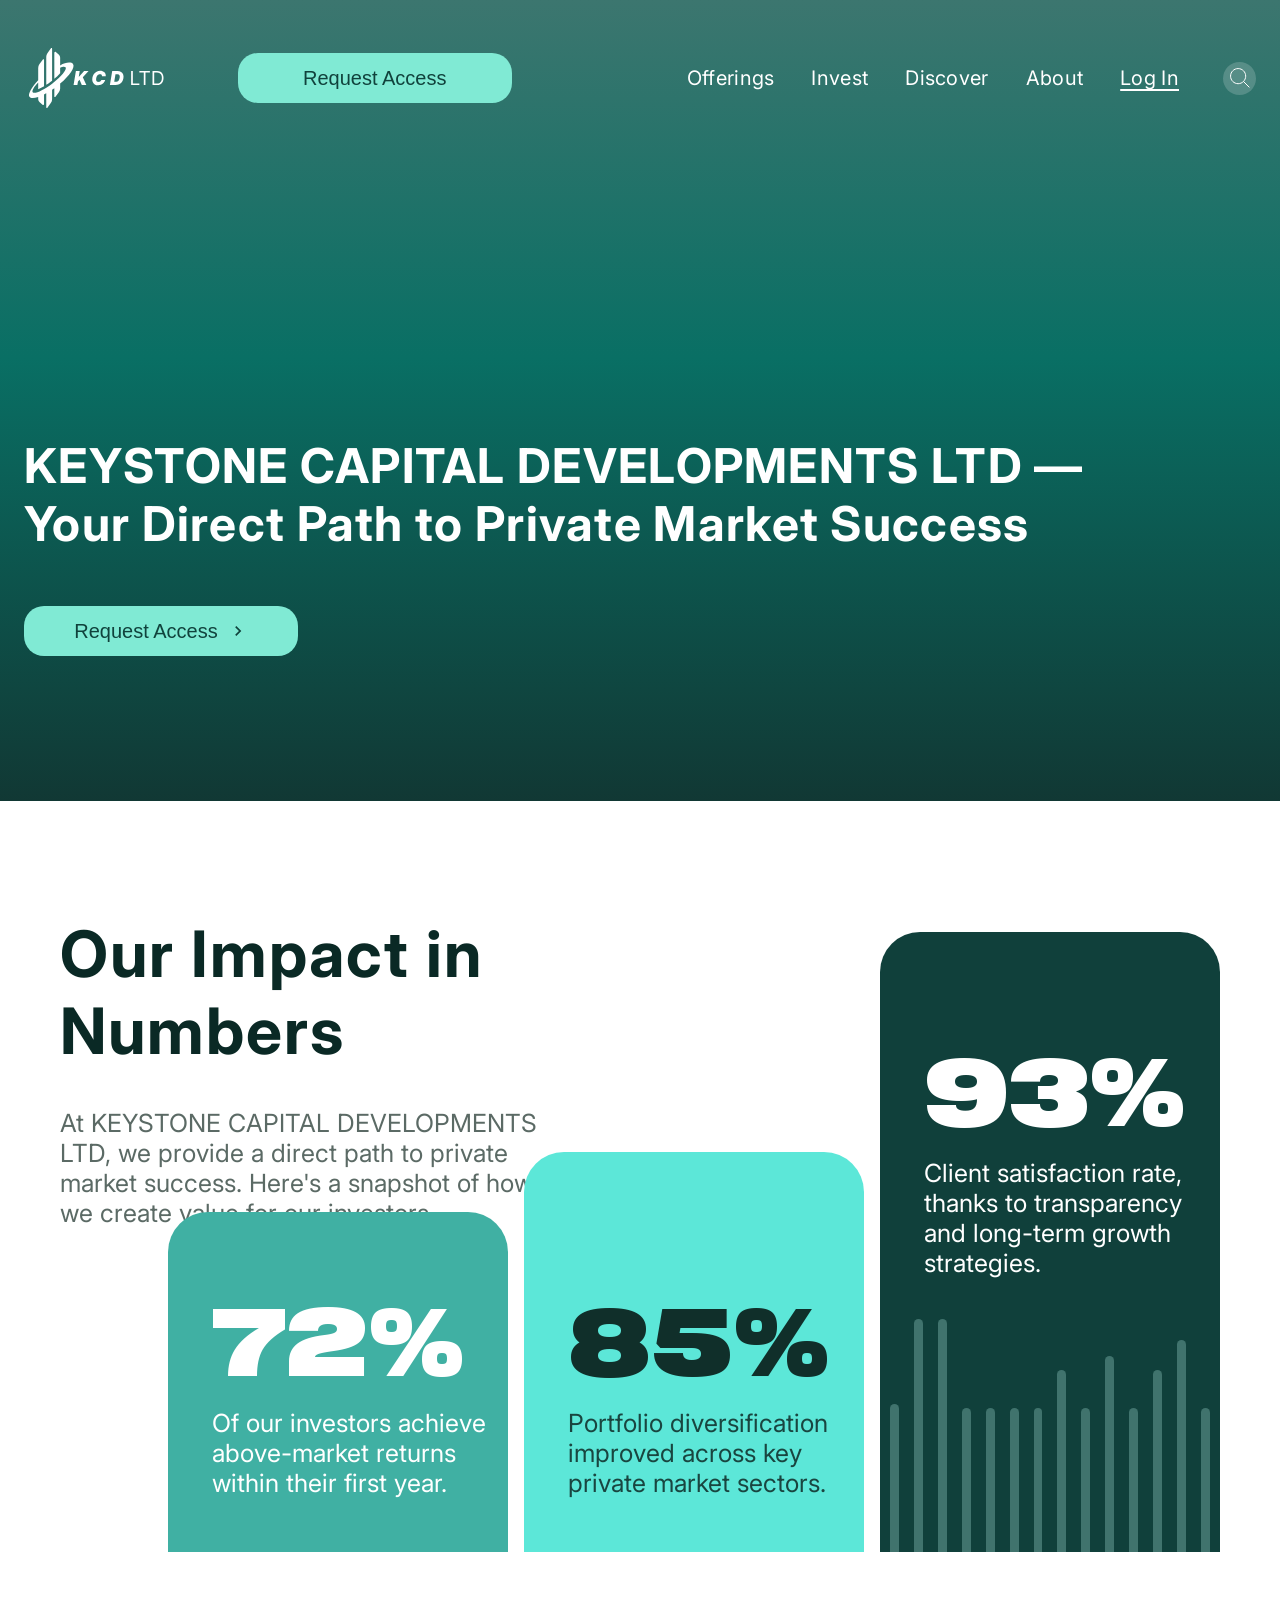
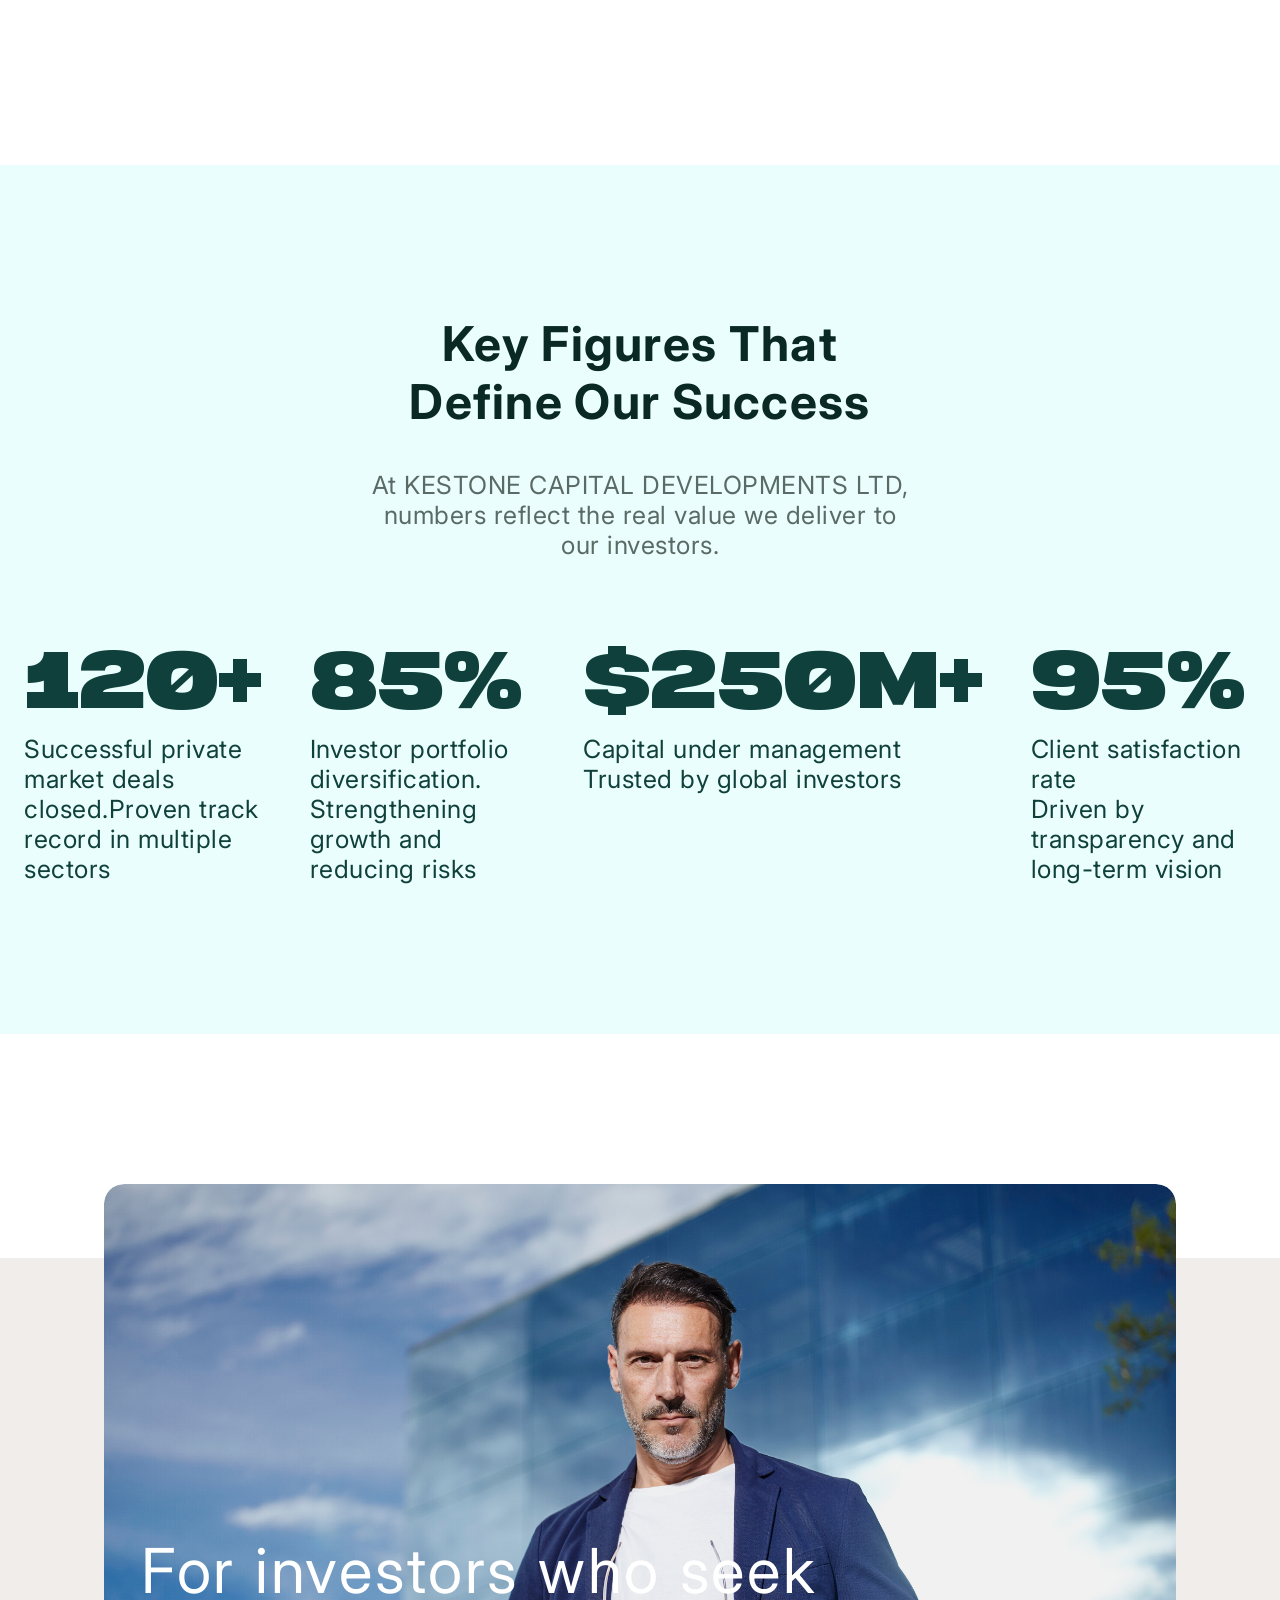
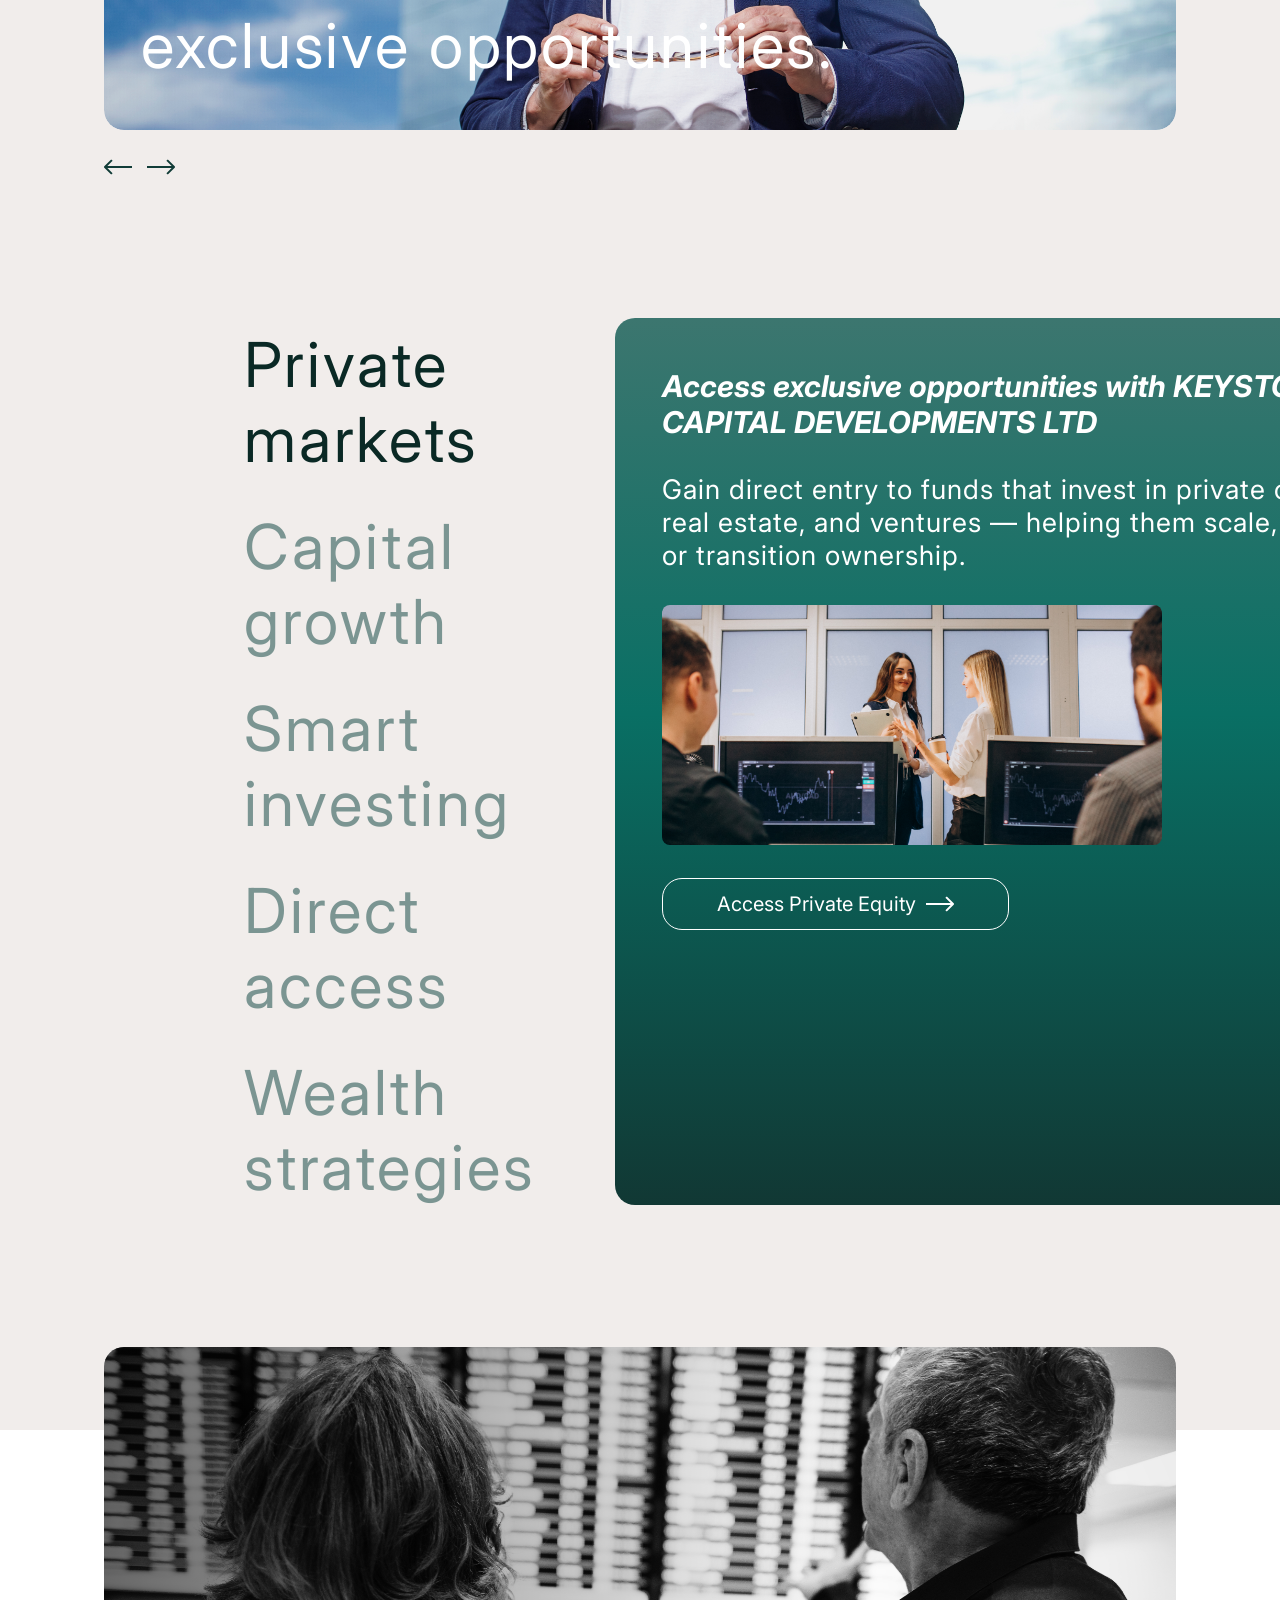
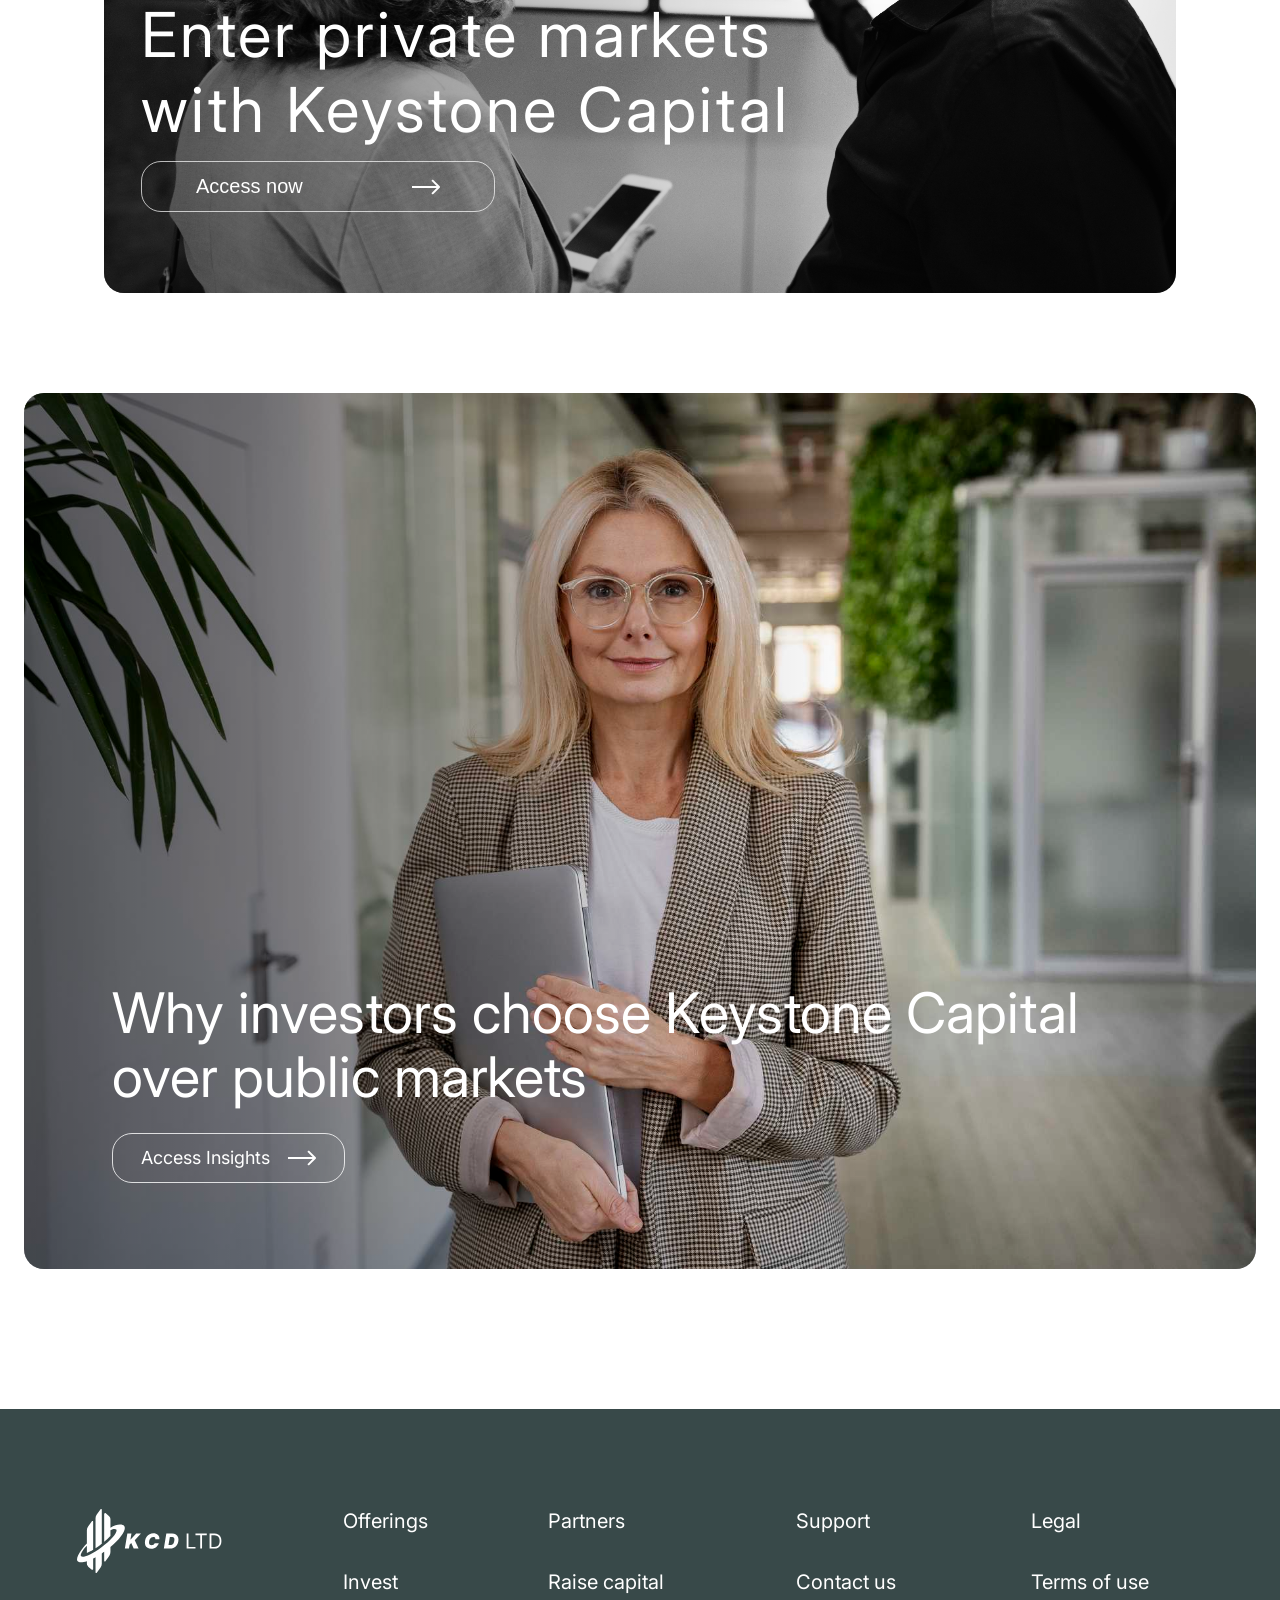
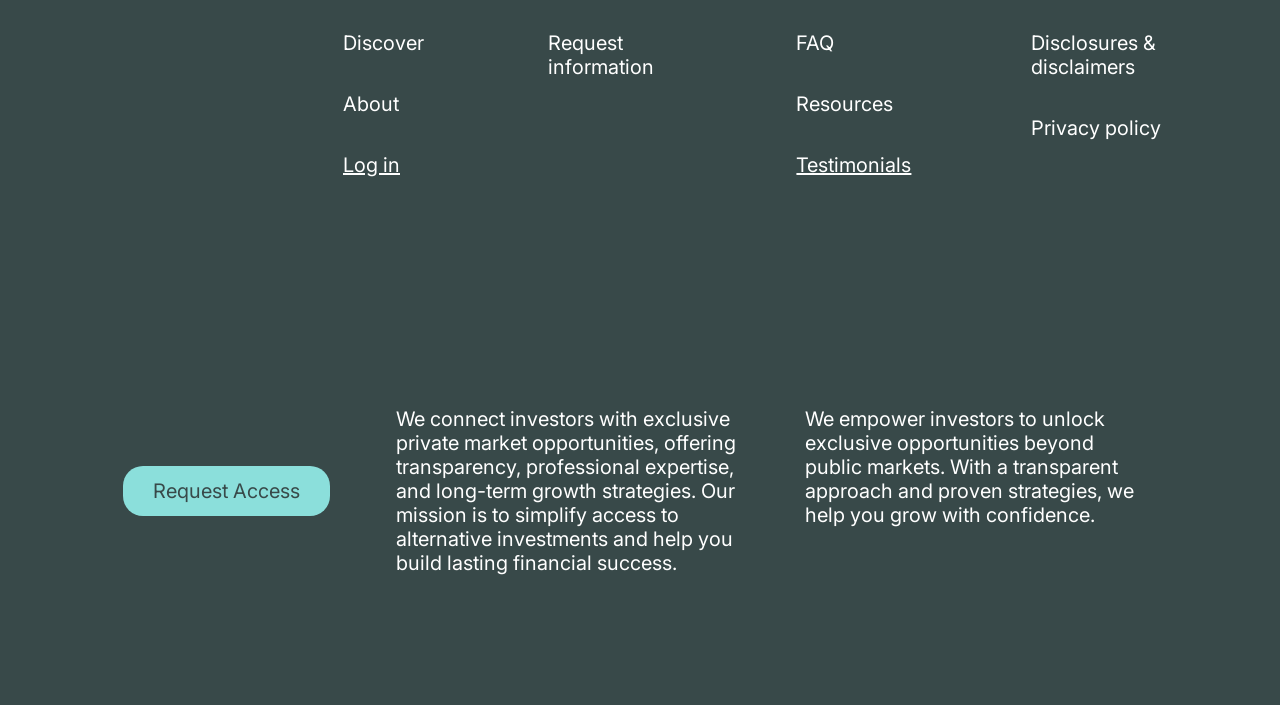
<file: index.html>
﻿<!DOCTYPE html>
<html lang="en">

<head>
  <meta charset="UTF-8">
  <meta name="viewport" content="width=device-width, initial-scale=1.0">
  <title>KCD LTD - Your Direct Path to Private Market Success</title>
  <link rel="preconnect" href="https://fonts.googleapis.com">
  <link rel="preconnect" href="https://fonts.gstatic.com" crossorigin>
  <link
    href="https://fonts.googleapis.com/css2?family=Inter:ital,opsz,wght@0,14..32,100..900;1,14..32,100..900&display=swap"
    rel="stylesheet">
  <link rel="stylesheet" href="css/common.css">
  <link rel="stylesheet" href="css/impact.css">
  <link rel="stylesheet" href="css/figures.css">
  <link rel="stylesheet" href="css/pm-section.css">
  <link rel="stylesheet" href="css/kv-card.css">
  <link rel="stylesheet" href="css/em-card.css">
  <link rel="stylesheet" href="css/cta-diagonal.css">
  <link rel="stylesheet" href="css/capital-section.css">

  <link rel="stylesheet" href="css/slider-section.css">
  <link rel="stylesheet" href="css/insights.css">
  <link rel="stylesheet" href="css/footer.css">
</head>

<body>
  <div class="hero-section hero--gradient">
    <nav class="navbar-custom">
      <div class="custom-container">
        <div class="navbar-content">
          <a class="navbar-brand" href="#">
            <svg width="451" height="199" viewBox="0 0 451 199" fill="none" xmlns="http://www.w3.org/2000/svg">
              <path
                d="M76.5621 108.261L76.5511 2.1074C76.5512 1.66148 76.4098 1.22703 76.1472 0.866572C75.8847 0.506117 75.5146 0.238234 75.0902 0.101497C74.6657 -0.0352401 74.2089 -0.0337793 73.7853 0.105647C73.3617 0.245074 72.9933 0.515278 72.7331 0.877391L61.0261 17.1414C58.5451 20.5921 57.2097 24.7344 57.2081 28.9844V122.207C61.8911 119.152 66.7811 115.73 71.7931 111.947C73.4071 110.729 74.9968 109.501 76.5621 108.261Z"
                fill="white" />
              <path
                d="M145.893 52.7354C140.993 46.2464 122.217 45.7354 103.293 58.0814V32.6304C103.291 30.5777 102.851 28.5491 102.002 26.6801C101.153 24.8111 99.9153 23.1448 98.3711 21.7924L88.8611 13.4834C88.4316 13.1082 87.9031 12.8646 87.3389 12.7816C86.7746 12.6987 86.1984 12.78 85.6791 13.0159C85.1598 13.2517 84.7194 13.632 84.4104 14.1114C84.1015 14.5908 83.9372 15.1491 83.9371 15.7194V102.219C90.7528 96.4964 97.1678 90.3125 103.137 83.7114C103.188 83.6544 103.237 83.5974 103.288 83.5394V65.7404C113.027 60.1844 119.448 61.5564 121.308 64.0244C126.83 71.3384 106.862 95.7134 76.7141 118.467C46.5661 141.221 17.6481 153.738 12.1301 146.423C9.01508 142.297 17.7021 127.091 30.4761 114.584V136.832C37.1566 133.959 43.6248 130.614 49.8321 126.825V39.2254C49.8322 38.7794 49.6909 38.3448 49.4284 37.9841C49.1659 37.6235 48.7958 37.3555 48.3713 37.2185C47.9468 37.0816 47.4898 37.0828 47.066 37.2221C46.6423 37.3613 46.2736 37.6314 46.0131 37.9934L34.2951 54.2774C31.8137 57.728 30.4779 61.8703 30.4761 66.1204V107.157C9.49409 128.473 -4.52393 154.057 1.34307 161.824C5.49507 167.324 16.2131 167.111 30.4761 162.324V169.275C30.4784 171.328 30.9187 173.357 31.7675 175.226C32.6162 177.095 33.854 178.762 35.3981 180.114L44.9141 188.42C45.3433 188.796 45.8716 189.04 46.4357 189.123C46.9999 189.206 47.576 189.125 48.0952 188.889C48.6144 188.653 49.0547 188.273 49.3635 187.793C49.6722 187.314 49.8363 186.756 49.8361 186.185V154.085C52.2481 152.873 54.7058 151.573 57.2091 150.185V196.762C57.209 197.208 57.3504 197.643 57.6129 198.003C57.8754 198.364 58.2456 198.632 58.67 198.768C59.0944 198.905 59.5513 198.904 59.9749 198.764C60.3984 198.625 60.7669 198.354 61.0271 197.992L72.7451 181.71C75.2266 178.26 76.562 174.117 76.5631 169.867V138.307C79.0104 136.66 81.4681 134.951 83.9361 133.181V160.863C83.9364 161.309 84.0782 161.744 84.341 162.104C84.6039 162.465 84.9742 162.733 85.3988 162.869C85.8235 163.006 86.2805 163.005 86.7042 162.865C87.1279 162.726 87.4966 162.456 87.7571 162.093L99.4731 145.807C101.953 142.356 103.289 138.214 103.291 133.964V118.074C135.204 90.9924 153.814 63.2314 145.893 52.7354Z"
                fill="white" />
              <path
                d="M147.804 122.935L155.532 76.3895H168.168L165.077 95.2076H165.713L182.804 76.3895H197.532L178.441 97.1167L190.168 122.935H175.077L167.622 105.48L162.441 111.026L160.441 122.935H147.804ZM254.532 93.844H241.895C241.986 92.7682 241.926 91.7985 241.713 90.9349C241.501 90.0713 241.138 89.3288 240.622 88.7076C240.107 88.0713 239.433 87.5864 238.6 87.2531C237.766 86.9198 236.774 86.7531 235.622 86.7531C233.41 86.7531 231.433 87.3061 229.691 88.4122C227.948 89.5031 226.501 91.0713 225.35 93.1167C224.198 95.147 223.38 97.5713 222.895 100.389C222.471 103.117 222.456 105.382 222.85 107.185C223.259 108.988 224.054 110.336 225.236 111.23C226.433 112.124 227.986 112.571 229.895 112.571C231.168 112.571 232.335 112.42 233.395 112.117C234.471 111.814 235.426 111.382 236.259 110.821C237.107 110.246 237.827 109.564 238.418 108.776C239.024 107.973 239.486 107.086 239.804 106.117H252.532C252.047 108.086 251.183 110.102 249.941 112.162C248.698 114.208 247.092 116.094 245.122 117.821C243.153 119.533 240.835 120.92 238.168 121.98C235.501 123.041 232.501 123.571 229.168 123.571C224.804 123.571 221.039 122.617 217.872 120.708C214.721 118.799 212.433 116.011 211.009 112.344C209.6 108.677 209.319 104.208 210.168 98.9349C211.016 93.844 212.691 89.5788 215.191 86.1395C217.691 82.7001 220.729 80.1091 224.304 78.3667C227.88 76.6243 231.683 75.7531 235.713 75.7531C238.759 75.7531 241.486 76.1546 243.895 76.9576C246.319 77.7607 248.357 78.9349 250.009 80.4804C251.676 82.0107 252.903 83.897 253.691 86.1395C254.479 88.3819 254.759 90.9501 254.532 93.844ZM286.424 122.935H268.242L275.969 76.3895H293.424C298.212 76.3895 302.212 77.3516 305.424 79.2758C308.636 81.2001 310.916 83.9501 312.265 87.5258C313.613 91.1016 313.878 95.3591 313.06 100.299C312.272 105.056 310.674 109.124 308.265 112.503C305.871 115.882 302.81 118.465 299.083 120.253C295.371 122.041 291.151 122.935 286.424 122.935ZM282.651 112.208H287.242C289.545 112.208 291.598 111.806 293.401 111.003C295.219 110.185 296.734 108.821 297.946 106.912C299.174 104.988 300.06 102.359 300.605 99.0258C301.121 95.8743 301.105 93.4425 300.56 91.7304C300.015 90.0031 298.977 88.8061 297.446 88.1395C295.916 87.4576 293.939 87.1167 291.515 87.1167H286.833L282.651 112.208ZM338.725 122.935V76.3895H344.361V117.935H365.997V122.935H338.725ZM365.992 81.3895V76.3895H400.901V81.3895H386.265V122.935H380.628V81.3895H365.992ZM423.963 122.935H409.6V76.3895H424.6C429.115 76.3895 432.979 77.3213 436.191 79.1849C439.403 81.0334 441.865 83.6925 443.577 87.1622C445.289 90.6167 446.145 94.7531 446.145 99.5713C446.145 104.42 445.282 108.594 443.554 112.094C441.827 115.579 439.312 118.261 436.009 120.139C432.706 122.003 428.691 122.935 423.963 122.935ZM415.236 117.935H423.6C427.448 117.935 430.638 117.192 433.168 115.708C435.698 114.223 437.585 112.109 438.827 109.367C440.069 106.624 440.691 103.359 440.691 99.5713C440.691 95.8137 440.077 92.5788 438.85 89.8667C437.622 87.1395 435.789 85.0485 433.35 83.594C430.91 82.1243 427.872 81.3895 424.236 81.3895H415.236V117.935Z"
                fill="white" />
            </svg>

          </a>

          <!-- Desktop Navigation -->
          <div class="desktop-nav">


            <div class="navbar-right">
              <div class="navbar-center">
                <button class="btn-request-nav">Request Access</button>
              </div>
              <a class="nav-link-custom" href="#offerings">Offerings</a>
              <a class="nav-link-custom" href="#invest">Invest</a>
              <a class="nav-link-custom" href="#discover">Discover</a>
              <a class="nav-link-custom" href="#about">About</a>
              <a class="nav-link-custom login" href="#login">Log In</a>
              <div class="search-icon">
                <svg width="20" height="20" viewBox="0 0 20 20" fill="none" xmlns="http://www.w3.org/2000/svg">
                  <path
                    d="M8.125 15.6875C12.3017 15.6875 15.6875 12.3017 15.6875 8.125C15.6875 3.94835 12.3017 0.5625 8.125 0.5625C3.94835 0.5625 0.5625 3.94835 0.5625 8.125C0.5625 12.3017 3.94835 15.6875 8.125 15.6875Z"
                    stroke="white" />
                  <path d="M13.625 13.625L19.125 19.125" stroke="white" stroke-linecap="round"
                    stroke-linejoin="round" />
                </svg>
              </div>
            </div>
          </div>

          <!-- Mobile Menu Toggle -->
          <button class="mobile-menu-toggle" onclick="toggleMobileMenu()">
            <div class="hamburger">
              <span></span>
              <span></span>
              <span></span>
            </div>
          </button>
        </div>

        <!-- Mobile Navigation -->
        <div class="mobile-nav" id="mobileNav">
          <button class="btn-request-nav">Request Access</button>
          <a class="nav-link-custom" href="#offerings">Offerings</a>
          <a class="nav-link-custom" href="#invest">Invest</a>
          <a class="nav-link-custom" href="#discover">Discover</a>
          <a class="nav-link-custom" href="#about">About</a>
          <a class="nav-link-custom login" href="#login">Log In</a>
        </div>
      </div>
    </nav>

    <div class="custom-container">
      <div class="hero-content">
        <h1 class="hero-title">KEYSTONE CAPITAL DEVELOPMENTS LTD — Your Direct Path to Private Market Success</h1>
        <!-- <h2 class="hero-subtitle">Your Direct Path to Private Market Success</h2> -->
        <button class="btn-hero">
          Request Access
          <svg class="arrow-icon" fill="currentColor" viewBox="0 0 24 24">
            <path d="M8.59 16.59L13.17 12 8.59 7.41 10 6l6 6-6 6-1.41-1.41z" />
          </svg>
        </button>
      </div>
    </div>
  </div>

  <section class="impact-section">
    <div class="impact2-grid">
      <div class="impact2-header">
        <div class="i-content">
          <h2>Our Impact in Numbers</h2>
          <p>At KEYSTONE CAPITAL DEVELOPMENTS LTD, we provide a direct path to private market success. Here's a snapshot
            of how we create value for our investors.</p>
        </div>
      </div>
      <div class="impact2-cards">
        <article class="i-card i72">
          <div class="i-content-bar">
            <div class="i-value">72%</div>
            <p class="i-text">Of our investors achieve above-market returns within their first year.</p>
          </div>
        </article>
        <article class="i-card i85">
          <div class="i-content-bar">
            <div class="i-value dark">85%</div>
            <p class="i-text dark">Portfolio diversification improved across key private market sectors.</p>
          </div>
        </article>
        <article class="i-card i93">
          <div class="i-content-bar">
            <div class="i-value">93%</div>
            <p class="i-text">Client satisfaction rate,<br />thanks to transparency and long-term
              growth<br />strategies.</p>
          </div>
          <div class="i-bars" aria-hidden="true">
            <span style="height: 148px"></span>
            <span style="height: 233px"></span>
            <span style="height: 233px"></span>
            <span style="height: 144px"></span>
            <span style="height: 144px"></span>
            <span style="height: 144px"></span>
            <span style="height: 144px"></span>
            <span style="height: 182px"></span>
            <span style="height: 144px"></span>
            <span style="height: 196px"></span>
            <span style="height: 144px"></span>
            <span style="height: 182px"></span>
            <span style="height: 212px"></span>
            <span style="height: 144px"></span>
          </div>
        </article>
      </div>
    </div>
  </section>

  <section class="figs-section">
    <div class="figs-container">
      <div class="figs-head">
        <h3>Key Figures That<br>Define Our Success</h3>
        <p>At KESTONE CAPITAL DEVELOPMENTS LTD, numbers reflect the real value we deliver to our investors.</p>
      </div>
      <div class="figs-grid">
        <div class="fig">
          <div class="metric-value">120+</div>
          <p class="metric-desc">Successful private market deals closed.Proven track record in multiple sectors</p>
        </div>
        <div class="fig">
          <div class="metric-value">85%</div>
          <p class="metric-desc">Investor portfolio diversification. Strengthening growth and reducing risks</p>
        </div>
        <div class="fig">
          <div class="metric-value">$250M+</div>
          <p class="metric-desc">Capital under management Trusted by global investors</p>
        </div>
        <div class="fig">
          <div class="metric-value">95%</div>
          <p class="metric-desc">Client satisfaction rate<br />Driven by transparency and long-term vision</p>
        </div>
      </div>
    </div>
  </section>



  <section class="slider-section">
    <div class="slider-container">
      <div class="slider">
        <div class="slider-track">
          <div class="slide">
            <img src="img/pm-section.jpg" class="slide-image" alt="Exclusive investment opportunities" loading="lazy">
            <h2 class="slide-title">For investors who seek exclusive opportunities.</h2>
          </div>
        </div>
      </div>
      <div class="slider-controls">
        <button class="slider-button slider-button--prev" aria-label="Previous slide">
          <img src="img/arrow.svg" alt="" aria-hidden="true">
        </button>
        <button class="slider-button slider-button--next" aria-label="Next slide">
          <img src="img/arrow.svg" alt="" aria-hidden="true">
        </button>
      </div>
    </div>
  </section>

  <section class="capital-section">
    <div class="capital-section__inner">
      <div class="features-list">
        <div class="feature-item">Private markets</div>
        <div class="feature-item">Capital growth</div>
        <div class="feature-item">Smart investing</div>
        <div class="feature-item">Direct access</div>
        <div class="feature-item">Wealth strategies</div>
      </div>

      <article class="promo-card">
        <header class="promo-card__header">
          <h3 class="promo-card__title">Access exclusive opportunities with KEYSTONE CAPITAL DEVELOPMENTS LTD</h3>
        </header>

        <p class="promo-card__description">
          Gain direct entry to funds that invest in private companies, real estate, and ventures — helping them scale,
          transform, or transition ownership.
        </p>

        <img src="img/cap-bg.jpg" alt="Professional business meeting in modern office" class="promo-card__image"
          loading="lazy">

        <a href="#" class="promo-card__button">
          <span>Access Private Equity</span>
          <svg width="28" height="16" viewBox="0 0 28 16" fill="none" xmlns="http://www.w3.org/2000/svg">
            <path
              d="M27.7071 8.70711C28.0976 8.31658 28.0976 7.68342 27.7071 7.2929L21.3431 0.928934C20.9526 0.53841 20.3195 0.53841 19.9289 0.928934C19.5384 1.31946 19.5384 1.95262 19.9289 2.34315L25.5858 8L19.9289 13.6569C19.5384 14.0474 19.5384 14.6805 19.9289 15.0711C20.3195 15.4616 20.9526 15.4616 21.3431 15.0711L27.7071 8.70711ZM0 8L-8.74228e-08 9L27 9L27 8L27 7L8.74228e-08 7L0 8Z"
              fill="white" />
          </svg>

        </a>
      </article>
    </div>
  </section>


  <section class="em-card-section">
    <div class="em-container">
      <div class="em-card">
        <div class="em-content">
          <h3 class="em-title">Enter private markets with Keystone Capital</h3>
          <button class="em-btn">Access now
            <svg width="28" height="16" viewBox="0 0 28 16" fill="none" xmlns="http://www.w3.org/2000/svg">
              <path
                d="M27.7071 8.70711C28.0976 8.31658 28.0976 7.68342 27.7071 7.2929L21.3431 0.928934C20.9526 0.53841 20.3195 0.53841 19.9289 0.928934C19.5384 1.31946 19.5384 1.95262 19.9289 2.34315L25.5858 8L19.9289 13.6569C19.5384 14.0474 19.5384 14.6805 19.9289 15.0711C20.3195 15.4616 20.9526 15.4616 21.3431 15.0711L27.7071 8.70711ZM0 8L-8.74228e-08 9L27 9L27 8L27 7L8.74228e-08 7L0 8Z"
                fill="white" />
            </svg>

          </button>
        </div>
      </div>
    </div>
  </section>



  <section class="insights-section" aria-label="Why investors choose Keystone Capital">
    <div class="insights-card">
      <div class="insights-content">
        <h2 class="insights-title">Why investors choose Keystone
          Capital over public markets</h2>
        <a href="#" class="insights-btn">
          <span>Access Insights</span>
          <svg width="28" height="16" viewBox="0 0 28 16" fill="none" xmlns="http://www.w3.org/2000/svg">
            <path
              d="M27.7071 8.70711C28.0976 8.31658 28.0976 7.68342 27.7071 7.2929L21.3431 0.928934C20.9526 0.53841 20.3195 0.53841 19.9289 0.928934C19.5384 1.31946 19.5384 1.95262 19.9289 2.34315L25.5858 8L19.9289 13.6569C19.5384 14.0474 19.5384 14.6805 19.9289 15.0711C20.3195 15.4616 20.9526 15.4616 21.3431 15.0711L27.7071 8.70711ZM0 8L-8.74228e-08 9L27 9L27 8L27 7L8.74228e-08 7L0 8Z"
              fill="white" />
          </svg>

        </a>
      </div>
    </div>
  </section>

  <!-- <section class="cta-section" aria-label="Investment call to action">
        <div class="cta-content">
            <h2 class="cta-title">Unlock direct entry<br>to private market investments</h2>
            <a href="#request-access" class="cta-button" aria-label="Request access to private market investments">
                <span>Request Access</span>
                <svg class="cta-button__icon" width="20" height="20" viewBox="0 0 20 20" fill="none" xmlns="http://www.w3.org/2000/svg" aria-hidden="true">
                    <path d="M4.16667 10H15.8333M15.8333 10L10 4.16667M15.8333 10L10 15.8333" stroke="currentColor" stroke-width="1.5" stroke-linecap="round" stroke-linejoin="round"/>
                </svg>
            </a>
        </div>
    </section> -->



  <!-- <section class="pm-section">
      <div class="pm-container">
        <div class="pm-hero">
          <div class="pm-hero-text">For investors who seek exclusive opportunities.</div>
        </div>
        <div class="pm-grid">
          <div class="pm-list">
            <h3>Private markets</h3>
            <ul>
              <li>Capital growth</li>
              <li>Smart investing</li>
              <li>Direct access</li>
              <li>Wealth strategies</li>
            </ul>
          </div>
          <aside class="pm-card">
            <h4>Access exclusive opportunities with KEYSTONE CAPITAL DEVELOPMENTS LTD</h4>
            <p>Gain direct entry to funds that invest in private companies, real estate, and ventures — helping them scale, transform, or transition ownership.</p>
            <div class="pm-thumb"><img src="pm-section.jpg" alt="Team"/></div>
            <button class="pm-btn">Access Private Equity
              <svg viewBox="0 0 24 24" fill="none" stroke="currentColor" stroke-width="2" stroke-linecap="round" stroke-linejoin="round"><path d="M5 12h14"/><path d="M12 5l7 7-7 7"/></svg>
            </button>
          </aside>
        </div>
      </div>
    </section> -->
  <footer>
    <div class="footer-container">
      <div class="footer-top">
        <div class="footer-logo">
          <div class="logo">
            <img src="img/logo.svg" alt="">
          </div>
        </div>

        <div class="footer-nav">
          <div class="footer-column">
            <div class="footer-column-title">Offerings</div>
            <a href="#">Invest</a>
            <a href="#">Discover</a>
            <a href="#">About</a>
            <a href="#" class="underline">Log in</a>
          </div>

          <div class="footer-column">
            <div class="footer-column-title">Partners</div>
            <a href="#">Raise capital</a>
            <a href="#">Request information</a>
          </div>

          <div class="footer-column">
            <div class="footer-column-title">Support</div>
            <a href="#">Contact us</a>
            <a href="#">FAQ</a>
            <a href="#">Resources</a>
            <a href="#" class="underline">Testimonials</a>
          </div>

          <div class="footer-column">
            <div class="footer-column-title">Legal</div>
            <a href="#">Terms of use</a>
            <a href="#">Disclosures & disclaimers</a>
            <a href="#">Privacy policy</a>
          </div>
        </div>
      </div>

      <div class="footer-bottom">
        <div class="footer-cta">
          <a href="#" class="footer-btn">Request Access</a>
        </div>

        <div class="footer-descriptions">
          <div class="footer-description">
            We connect investors with exclusive private market opportunities, offering transparency, professional
            expertise, and long-term growth strategies. Our mission is to simplify access to alternative investments and
            help you build lasting financial success.
          </div>
          <div class="footer-description">
            We empower investors to unlock exclusive opportunities beyond public markets. With a transparent approach
            and proven strategies, we help you grow with confidence.
          </div>
        </div>
      </div>
    </div>
  </footer>
  <script>
    function toggleMobileMenu() {
      const mobileNav = document.getElementById('mobileNav');
      mobileNav.classList.toggle('active');
    }
  </script>
</body>

</html>
</file>
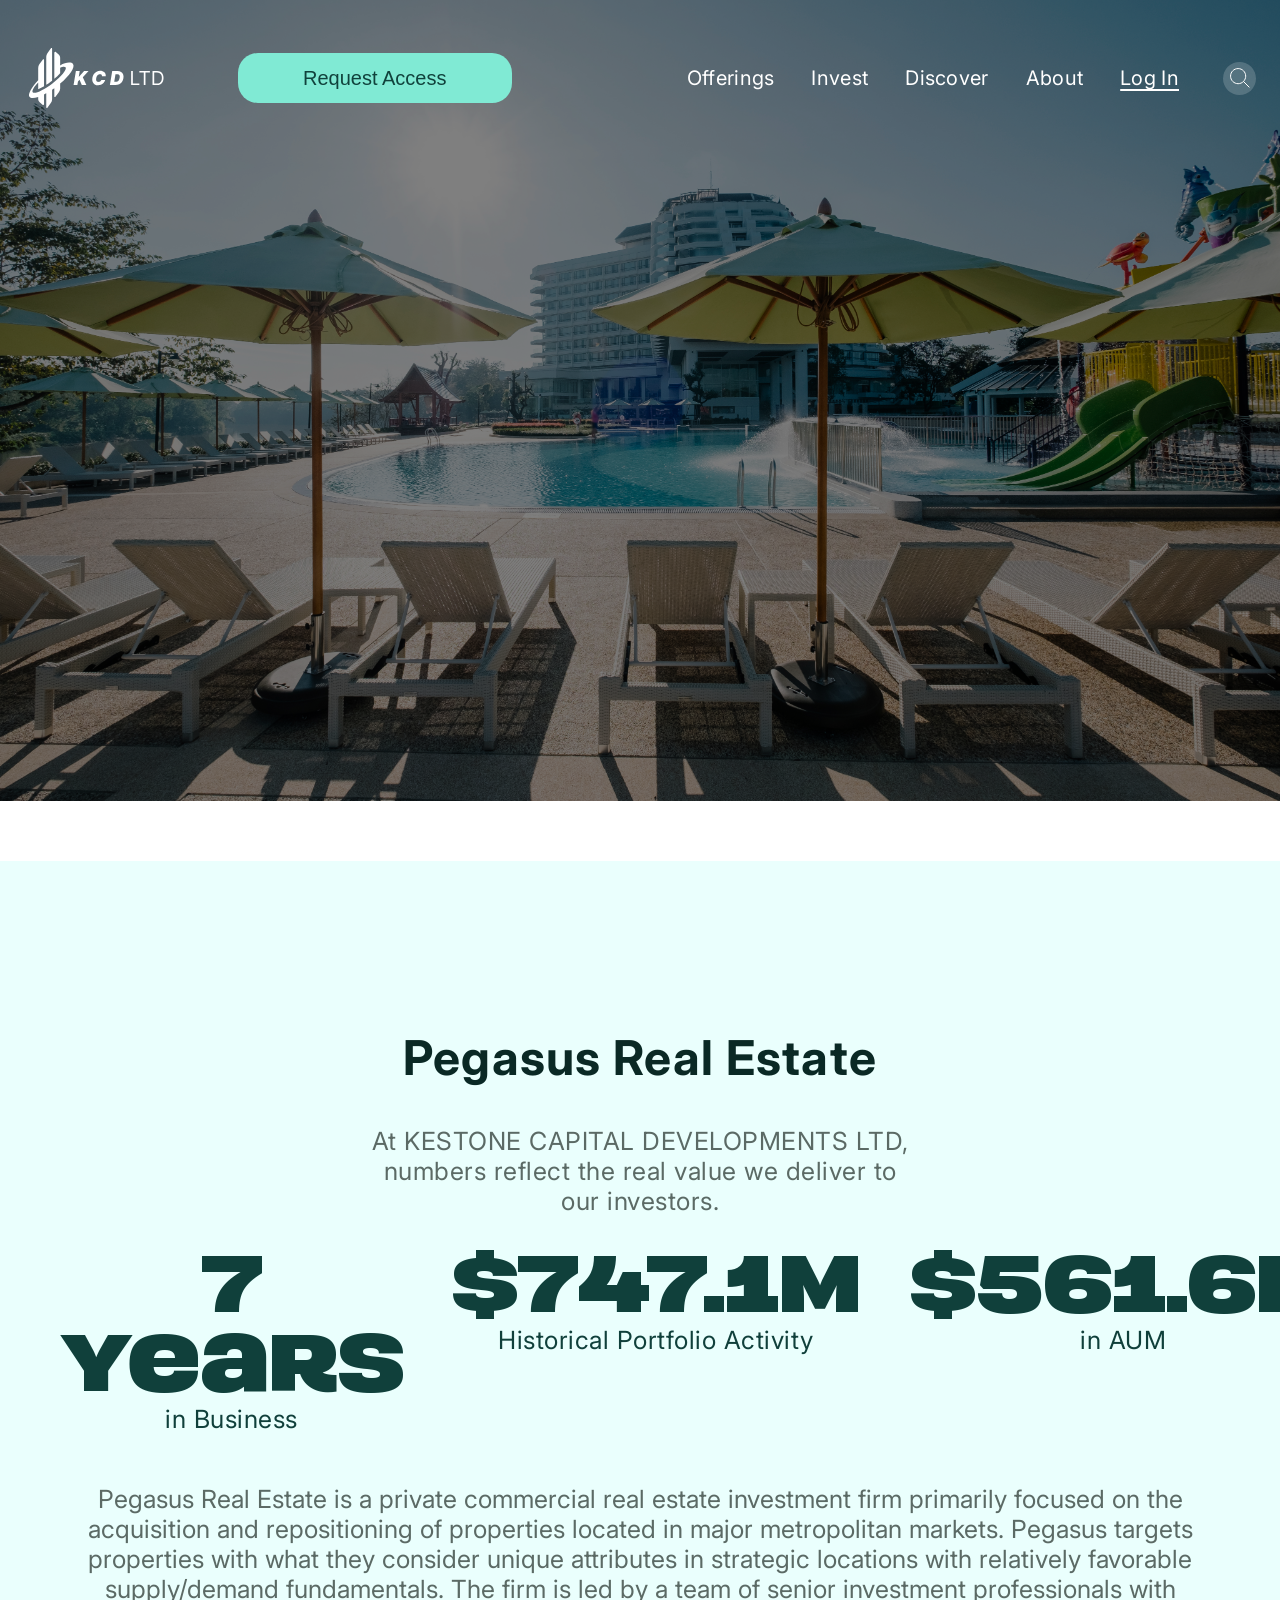
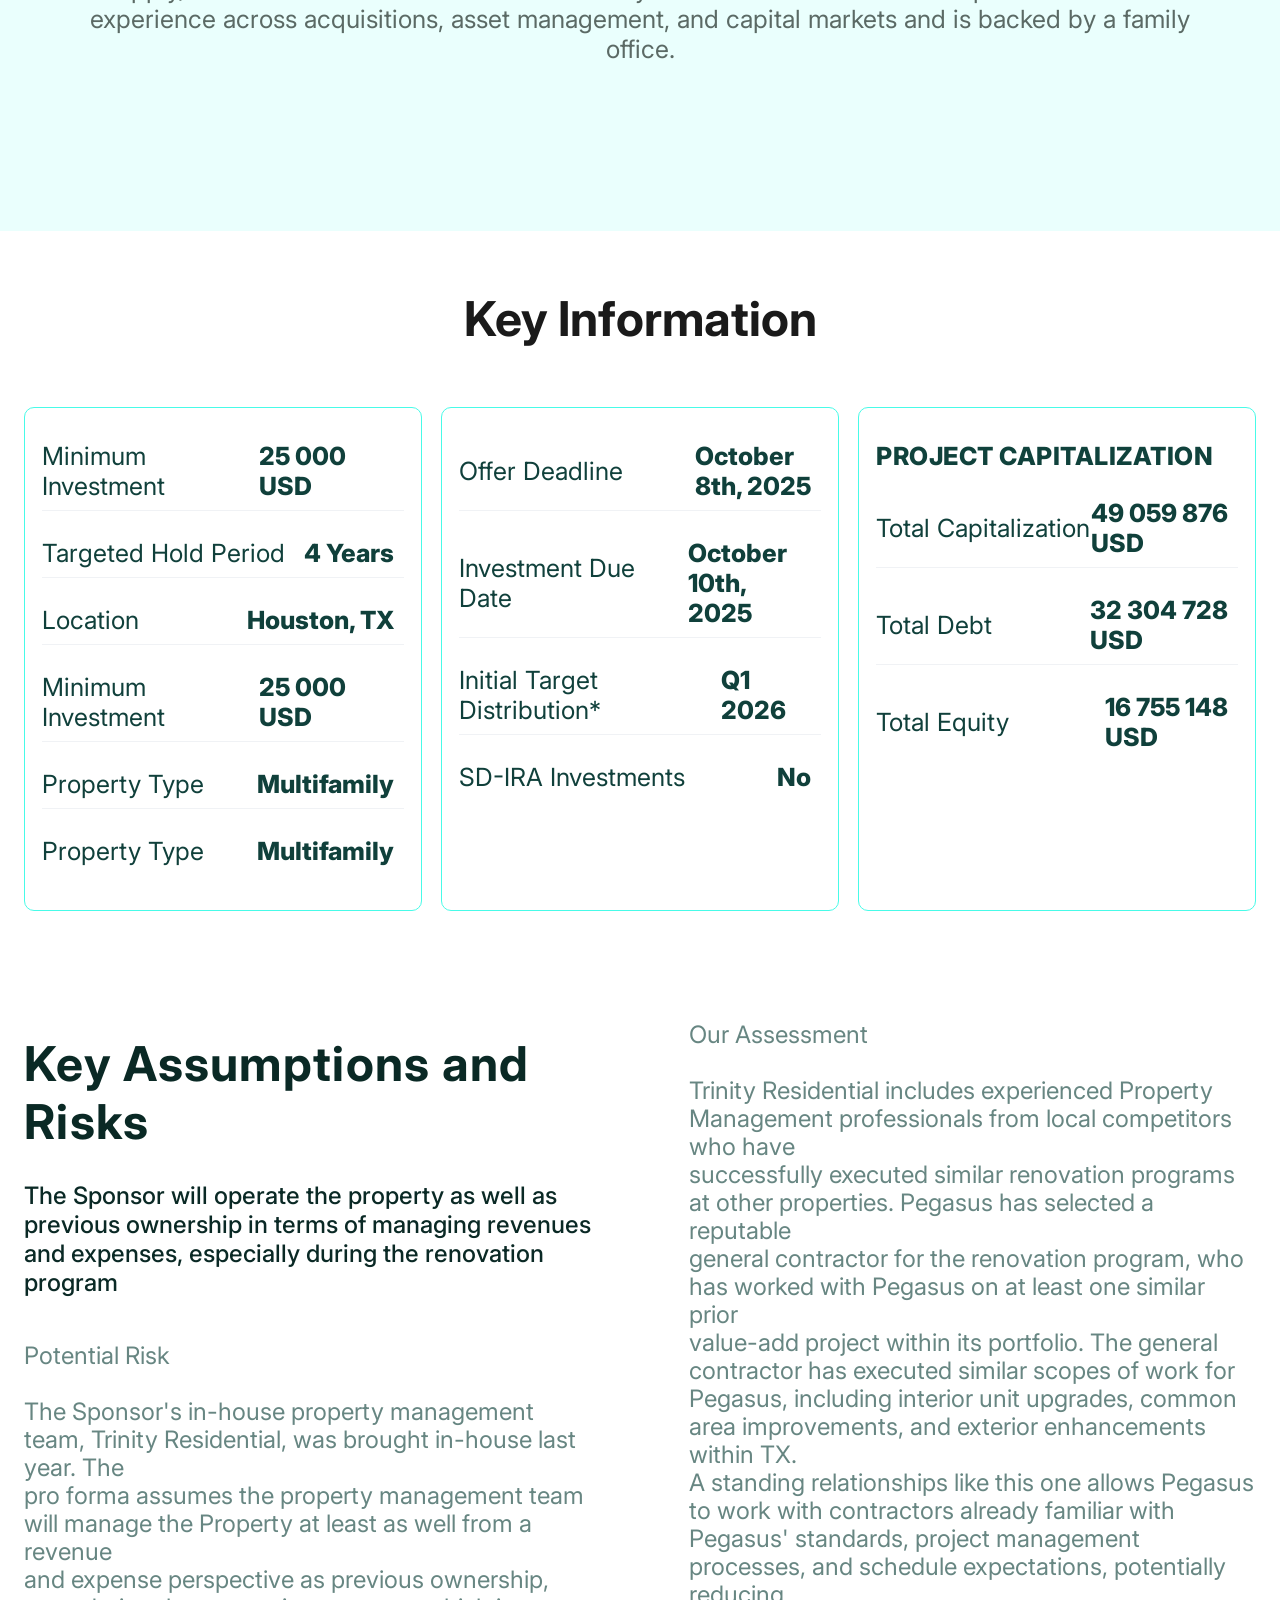
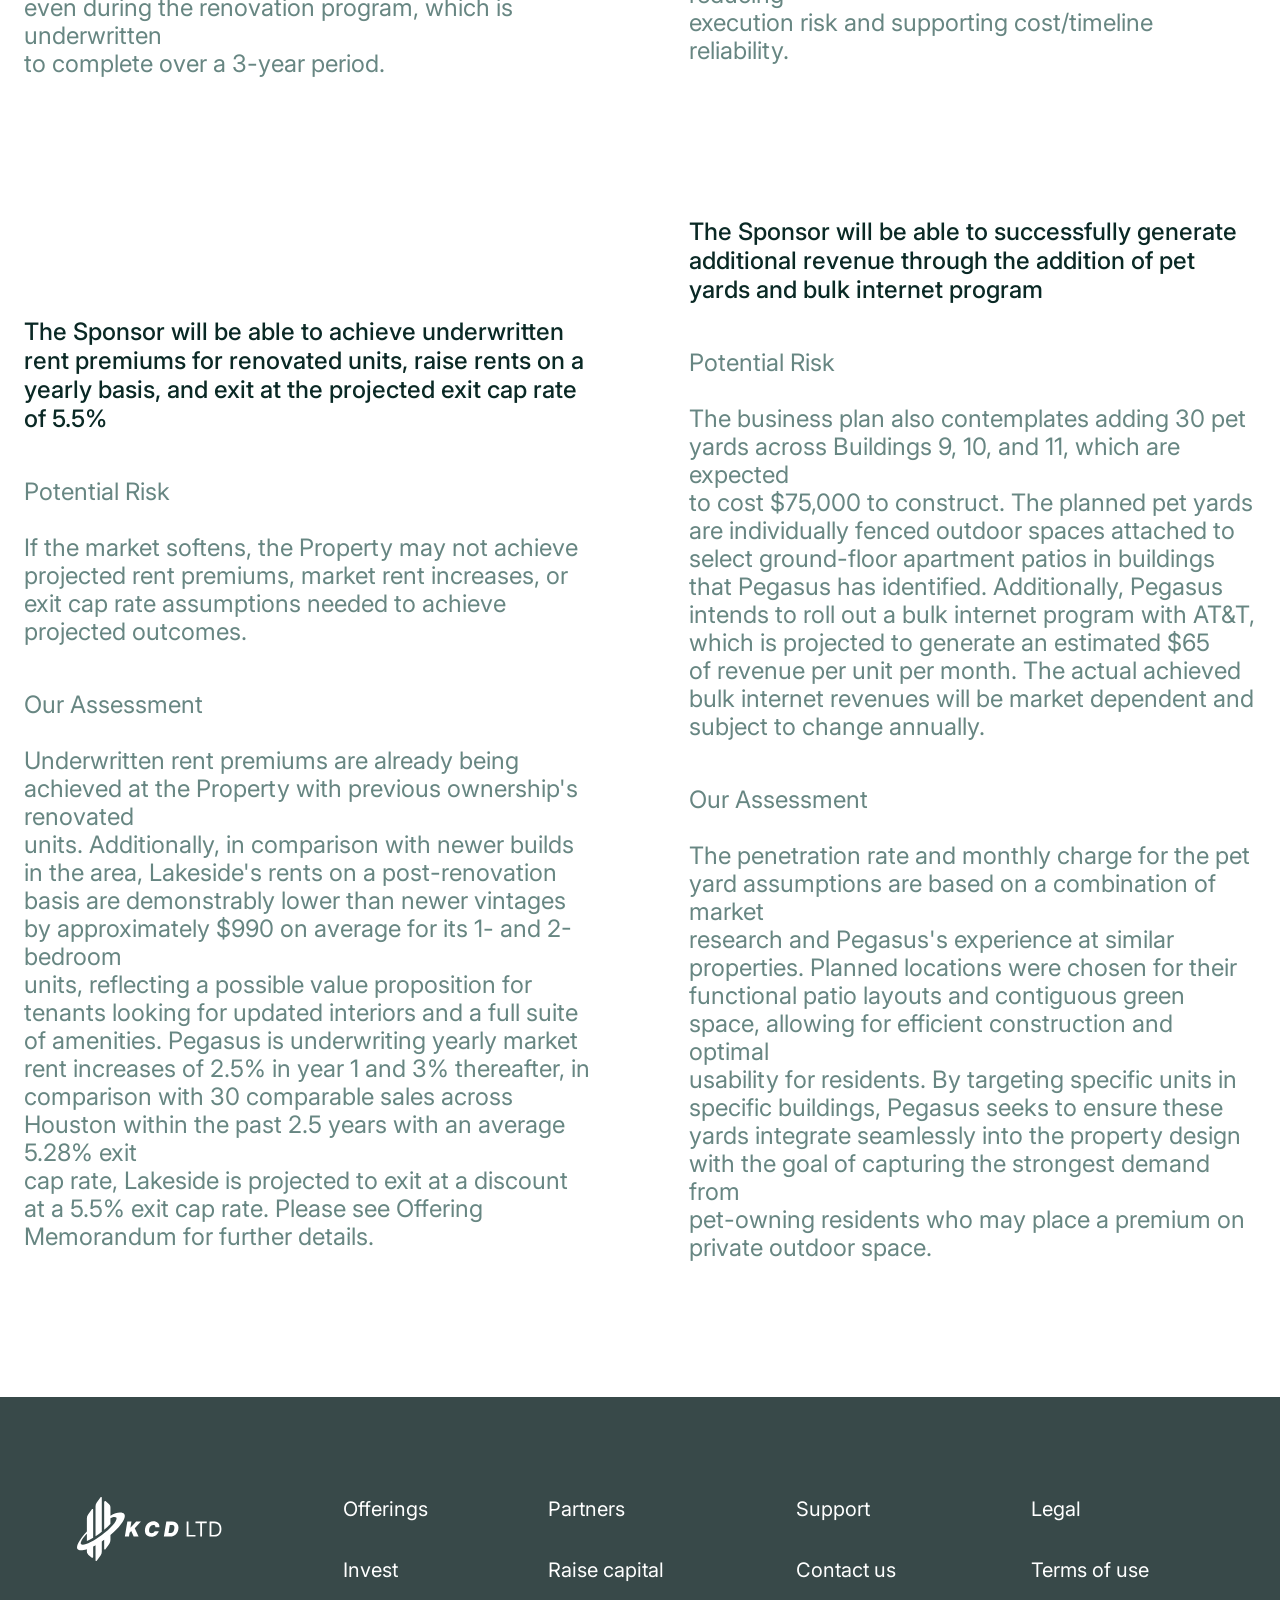
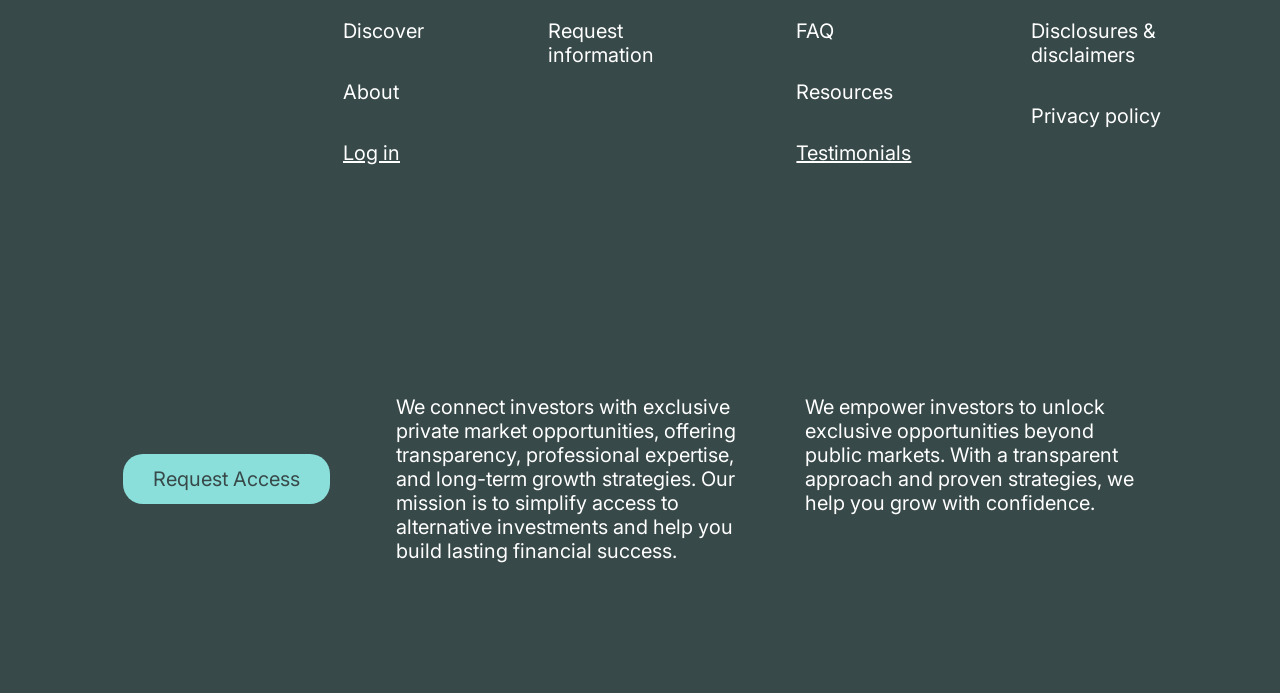
<file: frame33.html>
<!DOCTYPE html>
<html lang="en">

<head>
  <meta charset="UTF-8">
  <meta name="viewport" content="width=device-width, initial-scale=1.0">
  <title>Document</title>
  <link rel="preconnect" href="https://fonts.googleapis.com">
  <link rel="preconnect" href="https://fonts.gstatic.com" crossorigin>
  <link
    href="https://fonts.googleapis.com/css2?family=Inter:ital,opsz,wght@0,14..32,100..900;1,14..32,100..900&display=swap"
    rel="stylesheet">
  <link rel="stylesheet" href="css/common.css">
  <link rel="stylesheet" href="css/hero/hero2.css">
  <link rel="stylesheet" href="css/figure/figure2.css">
  <link rel="stylesheet" href="css/key-section.css">
  <link rel="stylesheet" href="css/assumptions-risks.css">
  <link rel="stylesheet" href="css/footer.css">
</head>

<body>
  <div class="hero-section hero--image hero--overlay">
  <nav class="navbar-custom" role="navigation" aria-label="Primary">
    <div class="custom-container"><!-- залишаю як є -->
      <div class="navbar-content">
        <a class="navbar-brand" href="#" aria-label="Homepage">
          <svg width="451" height="199" viewBox="0 0 451 199" fill="none" xmlns="http://www.w3.org/2000/svg" role="img" aria-hidden="true" focusable="false">
            
            <!-- SVG paths залишені без змін -->
            <path d="M76.5621 108.261L76.5511 2.1074C76.5512 1.66148 76.4098 1.22703 76.1472 0.866572C75.8847 0.506117 75.5146 0.238234 75.0902 0.101497C74.6657 -0.0352401 74.2089 -0.0337793 73.7853 0.105647C73.3617 0.245074 72.9933 0.515278 72.7331 0.877391L61.0261 17.1414C58.5451 20.5921 57.2097 24.7344 57.2081 28.9844V122.207C61.8911 119.152 66.7811 115.73 71.7931 111.947C73.4071 110.729 74.9968 109.501 76.5621 108.261Z" fill="white"/>
            <path d="M145.893 52.7354C140.993 46.2464 122.217 45.7354 103.293 58.0814V32.6304C103.291 30.5777 102.851 28.5491 102.002 26.6801C101.153 24.8111 99.9153 23.1448 98.3711 21.7924L88.8611 13.4834C88.4316 13.1082 87.9031 12.8646 87.3389 12.7816C86.7746 12.6987 86.1984 12.78 85.6791 13.0159C85.1598 13.2517 84.7194 13.632 84.4104 14.1114C84.1015 14.5908 83.9372 15.1491 83.9371 15.7194V102.219C90.7528 96.4964 97.1678 90.3125 103.137 83.7114C103.188 83.6544 103.237 83.5974 103.288 83.5394V65.7404C113.027 60.1844 119.448 61.5564 121.308 64.0244C126.83 71.3384 106.862 95.7134 76.7141 118.467C46.5661 141.221 17.6481 153.738 12.1301 146.423C9.01508 142.297 17.7021 127.091 30.4761 114.584V136.832C37.1566 133.959 43.6248 130.614 49.8321 126.825V39.2254C49.8322 38.7794 49.6909 38.3448 49.4284 37.9841C49.1659 37.6235 48.7958 37.3555 48.3713 37.2185C47.9468 37.0816 47.4898 37.0828 47.066 37.2221C46.6423 37.3613 46.2736 37.6314 46.0131 37.9934L34.2951 54.2774C31.8137 57.728 30.4779 61.8703 30.4761 66.1204V107.157C9.49409 128.473 -4.52393 154.057 1.34307 161.824C5.49507 167.324 16.2131 167.111 30.4761 162.324V169.275C30.4784 171.328 30.9187 173.357 31.7675 175.226C32.6162 177.095 33.854 178.762 35.3981 180.114L44.9141 188.42C45.3433 188.796 45.8716 189.04 46.4357 189.123C46.9999 189.206 47.576 189.125 48.0952 188.889C48.6144 188.653 49.0547 188.273 49.3635 187.793C49.6722 187.314 49.8363 186.756 49.8361 186.185V154.085C52.2481 152.873 54.7058 151.573 57.2091 150.185V196.762C57.209 197.208 57.3504 197.643 57.6129 198.003C57.8754 198.364 58.2456 198.632 58.67 198.768C59.0944 198.905 59.5513 198.904 59.9749 198.764C60.3984 198.625 60.7669 198.354 61.0271 197.992L72.7451 181.71C75.2266 178.26 76.562 174.117 76.5631 169.867V138.307C79.0104 136.66 81.4681 134.951 83.9361 133.181V160.863C83.9364 161.309 84.0782 161.744 84.341 162.104C84.6039 162.465 84.9742 162.733 85.3988 162.869C85.8235 163.006 86.2805 163.005 86.7042 162.865C87.1279 162.726 87.4966 162.456 87.7571 162.093L99.4731 145.807C101.953 142.356 103.289 138.214 103.291 133.964V118.074C135.204 90.9924 153.814 63.2314 145.893 52.7354Z" fill="white"/>
            <path d="M147.804 122.935L155.532 76.3895H168.168L165.077 95.2076H165.713L182.804 76.3895H197.532L178.441 97.1167L190.168 122.935H175.077L167.622 105.48L162.441 111.026L160.441 122.935H147.804ZM254.532 93.844H241.895C241.986 92.7682 241.926 91.7985 241.713 90.9349C241.501 90.0713 241.138 89.3288 240.622 88.7076C240.107 88.0713 239.433 87.5864 238.6 87.2531C237.766 86.9198 236.774 86.7531 235.622 86.7531C233.41 86.7531 231.433 87.3061 229.691 88.4122C227.948 89.5031 226.501 91.0713 225.35 93.1167C224.198 95.147 223.38 97.5713 222.895 100.389C222.471 103.117 222.456 105.382 222.85 107.185C223.259 108.988 224.054 110.336 225.236 111.23C226.433 112.124 227.986 112.571 229.895 112.571C231.168 112.571 232.335 112.42 233.395 112.117C234.471 111.814 235.426 111.382 236.259 110.821C237.107 110.246 237.827 109.564 238.418 108.776C239.024 107.973 239.486 107.086 239.804 106.117H252.532C252.047 108.086 251.183 110.102 249.941 112.162C248.698 114.208 247.092 116.094 245.122 117.821C243.153 119.533 240.835 120.92 238.168 121.98C235.501 123.041 232.501 123.571 229.168 123.571C224.804 123.571 221.039 122.617 217.872 120.708C214.721 118.799 212.433 116.011 211.009 112.344C209.6 108.677 209.319 104.208 210.168 98.9349C211.016 93.844 212.691 89.5788 215.191 86.1395C217.691 82.7001 220.729 80.1091 224.304 78.3667C227.88 76.6243 231.683 75.7531 235.713 75.7531C238.759 75.7531 241.486 76.1546 243.895 76.9576C246.319 77.7607 248.357 78.9349 250.009 80.4804C251.676 82.0107 252.903 83.897 253.691 86.1395C254.479 88.3819 254.759 90.9501 254.532 93.844ZM286.424 122.935H268.242L275.969 76.3895H293.424C298.212 76.3895 302.212 77.3516 305.424 79.2758C308.636 81.2001 310.916 83.9501 312.265 87.5258C313.613 91.1016 313.878 95.3591 313.06 100.299C312.272 105.056 310.674 109.124 308.265 112.503C305.871 115.882 302.81 118.465 299.083 120.253C295.371 122.041 291.151 122.935 286.424 122.935ZM282.651 112.208H287.242C289.545 112.208 291.598 111.806 293.401 111.003C295.219 110.185 296.734 108.821 297.946 106.912C299.174 104.988 300.06 102.359 300.605 99.0258C301.121 95.8743 301.105 93.4425 300.56 91.7304C300.015 90.0031 298.977 88.8061 297.446 88.1395C295.916 87.4576 293.939 87.1167 291.515 87.1167H286.833L282.651 112.208ZM338.725 122.935V76.3895H344.361V117.935H365.997V122.935H338.725ZM365.992 81.3895V76.3895H400.901V81.3895H386.265V122.935H380.628V81.3895H365.992ZM423.963 122.935H409.6V76.3895H424.6C429.115 76.3895 432.979 77.3213 436.191 79.1849C439.403 81.0334 441.865 83.6925 443.577 87.1622C445.289 90.6167 446.145 94.7531 446.145 99.5713C446.145 104.42 445.282 108.594 443.554 112.094C441.827 115.579 439.312 118.261 436.009 120.139C432.706 122.003 428.691 122.935 423.963 122.935ZM415.236 117.935H423.6C427.448 117.935 430.638 117.192 433.168 115.708C435.698 114.223 437.585 112.109 438.827 109.367C440.069 106.624 440.691 103.359 440.691 99.5713C440.691 95.8137 440.077 92.5788 438.85 89.8667C437.622 87.1395 435.789 85.0485 433.35 83.594C430.91 82.1243 427.872 81.3895 424.236 81.3895H415.236V117.935Z" fill="white"/>
          </svg>
        </a>

        <!-- Desktop Navigation -->
        <div class="desktop-nav">
          <div class="navbar-right">
            <div class="navbar-center">
              <button class="btn-request-nav" type="button">Request Access</button>
            </div>
            <a class="nav-link-custom" href="#offerings">Offerings</a>
            <a class="nav-link-custom" href="#invest">Invest</a>
            <a class="nav-link-custom" href="#discover">Discover</a>
            <a class="nav-link-custom" href="#about">About</a>
            <a class="nav-link-custom login" href="#login">Log In</a>

            <!-- Search icon made keyboard-accessible without visual change -->
            <div class="search-icon" role="button" tabindex="0" aria-label="Open search">
              <svg width="20" height="20" viewBox="0 0 20 20" fill="none" xmlns="http://www.w3.org/2000/svg" aria-hidden="true" focusable="false">
                <path d="M8.125 15.6875C12.3017 15.6875 15.6875 12.3017 15.6875 8.125C15.6875 3.94835 12.3017 0.5625 8.125 0.5625C3.94835 0.5625 0.5625 3.94835 0.5625 8.125C0.5625 12.3017 3.94835 15.6875 8.125 15.6875Z" stroke="white"/>
                <path d="M13.625 13.625L19.125 19.125" stroke="white" stroke-linecap="round" stroke-linejoin="round"/>
              </svg>
            </div>
          </div>
        </div>

        <!-- Mobile Menu Toggle -->
        <button
          class="mobile-menu-toggle"
          type="button"
          aria-label="Toggle menu"
          aria-controls="mobileNav"
          aria-expanded="false"
          onclick="toggleMobileMenu(this)">
          <div class="hamburger" aria-hidden="true">
            <span></span><span></span><span></span>
          </div>
        </button>
      </div>

      <!-- Mobile Navigation -->
      <div class="mobile-nav" id="mobileNav">
        <button class="btn-request-nav" type="button">Request Access</button>
        <a class="nav-link-custom" href="#offerings">Offerings</a>
        <a class="nav-link-custom" href="#invest">Invest</a>
        <a class="nav-link-custom" href="#discover">Discover</a>
        <a class="nav-link-custom" href="#about">About</a>
        <a class="nav-link-custom login" href="#login">Log In</a>
      </div>
    </div>
  </nav>
</div>





  <section class="figs-section">
    <div class="figs-container">
      <div class="figs-head">
        <h3>Pegasus Real Estate</h3>
        <p>At KESTONE CAPITAL DEVELOPMENTS LTD, numbers reflect the real value we deliver to our investors.</p>
      </div>
      <div class="figs-grid">
        <div class="fig">
          <div class="metric-value">7 Years</div>
          <p class="metric-desc">in Business</p>
        </div>
        <div class="fig">
          <div class="metric-value">$747.1M</div>
          <p class="metric-desc">Historical Portfolio Activity</p>
        </div>
        <div class="fig">
          <div class="metric-value">$561.6M</div>
          <p class="metric-desc">in AUM</p>
        </div>
        <div class="fig">
          <div class="metric-value">3</div>
          <p class="metric-desc">Realized Projects</p>
        </div>
      </div>
      <p class="figs-describe">
        Pegasus Real Estate is a private commercial real estate investment firm primarily focused on the acquisition and
        repositioning of properties located in major metropolitan markets. Pegasus targets properties with what they
        consider unique attributes in strategic locations with relatively favorable supply/demand fundamentals. The firm
        is led by a team of senior investment professionals with experience across acquisitions, asset management, and
        capital markets and is backed by a family office.
      </p>
    </div>
  </section>





  <section class="key-information-section">
      <h2 class="key-information-title">Key Information</h2>

      <div class="key-info-grid">
        <!-- Card 1 -->
        <div class="info-card">
          <div class="info-row">
            <span class="info-label">Minimum Investment</span>
            <span class="info-value">25 000 USD</span>
          </div>
          <div class="info-row">
            <span class="info-label">Targeted Hold Period</span>
            <span class="info-value">4 Years</span>
          </div>
          <div class="info-row">
            <span class="info-label">Location</span>
            <span class="info-value">Houston, TX</span>
          </div>
          <div class="info-row">
            <span class="info-label">Minimum Investment</span>
            <span class="info-value">25 000 USD</span>
          </div>
          <div class="info-row">
            <span class="info-label">Property Type</span>
            <span class="info-value">Multifamily</span>
          </div>
          <div class="info-row">
            <span class="info-label">Property Type</span>
            <span class="info-value">Multifamily</span>
          </div>
        </div>

        <!-- Card 2 -->
        <div class="info-card">
          <div class="info-row">
            <span class="info-label">Offer Deadline</span>
            <span class="info-value">October<br>8th, 2025</span>
          </div>
          <div class="info-row">
            <span class="info-label">Investment Due Date</span>
            <span class="info-value">October<br>10th, 2025</span>
          </div>
          <div class="info-row">
            <span class="info-label">Initial Target Distribution*</span>
            <span class="info-value">Q1 2026</span>
          </div>
          <div class="info-row">
            <span class="info-label">SD-IRA Investments</span>
            <span class="info-value">No</span>
          </div>
        </div>

        <!-- Card 3 - Capitalization -->
        <div class="info-card capitalization-card">
          <h3 class="info-card-header">Project Capitalization</h3>
          <div class="info-row">
            <span class="info-label">Total Capitalization</span>
            <span class="info-value">49 059 876<br>USD</span>
          </div>
          <div class="info-row">
            <span class="info-label">Total Debt</span>
            <span class="info-value">32 304 728<br>USD</span>
          </div>
          <div class="info-row">
            <span class="info-label">Total Equity</span>
            <span class="info-value">16 755 148<br>USD</span>
          </div>
        </div>
    </div>
  </section>







  <section class="assumptions-risks">
    <div class="ar-wrap">
      <div class="ar-grid">
        <!-- LEFT COLUMN -->
        <div class="ar-col">
          <h2 class="ar-title">Key Assumptions and Risks</h2>

          <div class="ar-block">
            <p class="ar-lead">The Sponsor will operate the property as well as<br />previous ownership in terms of
              managing revenues and expenses, especially during the renovation program</p>
          </div>

          <div class="ar-block">
            <p class="ar-text">Potential Risk

              The Sponsor's in-house property management team, Trinity Residential, was brought in-house last year. The
              pro forma assumes the property management team will manage the Property at least as well from a revenue
              and expense perspective as previous ownership, even during the renovation program, which is underwritten
              to complete over a 3-year period.</p>
          </div>

          <div class="ar-block gap-194">
            <p class="ar-lead">The Sponsor will be able to achieve underwritten rent premiums for renovated units, raise
              rents on a yearly basis, and exit at the projected exit cap rate of 5.5%</p>
          </div>

          <div class="ar-block">
            <p class="ar-text">Potential Risk

              If the market softens, the Property may not achieve projected rent premiums, market rent increases, or
              exit cap rate assumptions needed to achieve projected outcomes.</p>
          </div>

          <div class="ar-block">
            <p class="ar-text">Our Assessment

              Underwritten rent premiums are already being achieved at the Property with previous ownership's renovated
              units. Additionally, in comparison with newer builds in the area, Lakeside's rents on a post-renovation
              basis are demonstrably lower than newer vintages by approximately $990 on average for its 1- and 2-bedroom
              units, reflecting a possible value proposition for tenants looking for updated interiors and a full suite
              of amenities. Pegasus is underwriting yearly market rent increases of 2.5% in year 1 and 3% thereafter, in
              comparison with 30 comparable sales across Houston within the past 2.5 years with an average 5.28% exit
              cap rate, Lakeside is projected to exit at a discount at a 5.5% exit cap rate. Please see Offering
              Memorandum for further details.</p>
          </div>
        </div>

        <!-- RIGHT COLUMN -->
        <div class="ar-col">
          <div class="ar-block">
            <p class="ar-text">Our Assessment

              Trinity Residential includes experienced Property Management professionals from local competitors who have
              successfully executed similar renovation programs at other properties. Pegasus has selected a reputable
              general contractor for the renovation program, who has worked with Pegasus on at least one similar prior
              value-add project within its portfolio. The general contractor has executed similar scopes of work for
              Pegasus, including interior unit upgrades, common area improvements, and exterior enhancements within TX.
              A standing relationships like this one allows Pegasus to work with contractors already familiar with
              Pegasus' standards, project management processes, and schedule expectations, potentially reducing
              execution risk and supporting cost/timeline reliability.</p>
          </div>

          <div class="ar-block gap-107">
            <p class="ar-lead">The Sponsor will be able to successfully generate additional revenue through the addition
              of pet yards and bulk internet program</p>
          </div>

          <div class="ar-block">
            <p class="ar-text">Potential Risk

              The business plan also contemplates adding 30 pet yards across Buildings 9, 10, and 11, which are expected
              to cost $75,000 to construct. The planned pet yards are individually fenced outdoor spaces attached to
              select ground-floor apartment patios in buildings that Pegasus has identified. Additionally, Pegasus
              intends to roll out a bulk internet program with AT&amp;T, which is projected to generate an estimated $65
              of revenue per unit per month. The actual achieved bulk internet revenues will be market dependent and
              subject to change annually.</p>
          </div>

          <div class="ar-block">
            <p class="ar-text">Our Assessment

              The penetration rate and monthly charge for the pet yard assumptions are based on a combination of market
              research and Pegasus's experience at similar properties. Planned locations were chosen for their
              functional patio layouts and contiguous green space, allowing for efficient construction and optimal
              usability for residents. By targeting specific units in specific buildings, Pegasus seeks to ensure these
              yards integrate seamlessly into the property design with the goal of capturing the strongest demand from
              pet-owning residents who may place a premium on private outdoor space.</p>
          </div>
        </div>
      </div>
    </div>
  </section>


  <footer>
    <div class="footer-container">
      <div class="footer-top">
        <div class="footer-logo">
          <div class="logo">
            <img src="img/logo.svg" alt="">
          </div>
        </div>

        <div class="footer-nav">
          <div class="footer-column">
            <div class="footer-column-title">Offerings</div>
            <a href="#">Invest</a>
            <a href="#">Discover</a>
            <a href="#">About</a>
            <a href="#" class="underline">Log in</a>
          </div>

          <div class="footer-column">
            <div class="footer-column-title">Partners</div>
            <a href="#">Raise capital</a>
            <a href="#">Request information</a>
          </div>

          <div class="footer-column">
            <div class="footer-column-title">Support</div>
            <a href="#">Contact us</a>
            <a href="#">FAQ</a>
            <a href="#">Resources</a>
            <a href="#" class="underline">Testimonials</a>
          </div>

          <div class="footer-column">
            <div class="footer-column-title">Legal</div>
            <a href="#">Terms of use</a>
            <a href="#">Disclosures & disclaimers</a>
            <a href="#">Privacy policy</a>
          </div>
        </div>
      </div>

      <div class="footer-bottom">
        <div class="footer-cta">
          <a href="#" class="footer-btn">Request Access</a>
        </div>

        <div class="footer-descriptions">
          <div class="footer-description">
            We connect investors with exclusive private market opportunities, offering transparency, professional
            expertise, and long-term growth strategies. Our mission is to simplify access to alternative investments and
            help you build lasting financial success.
          </div>
          <div class="footer-description">
            We empower investors to unlock exclusive opportunities beyond public markets. With a transparent approach
            and proven strategies, we help you grow with confidence.
          </div>
        </div>
      </div>
    </div>
  </footer>
</body>

</html>
</file>
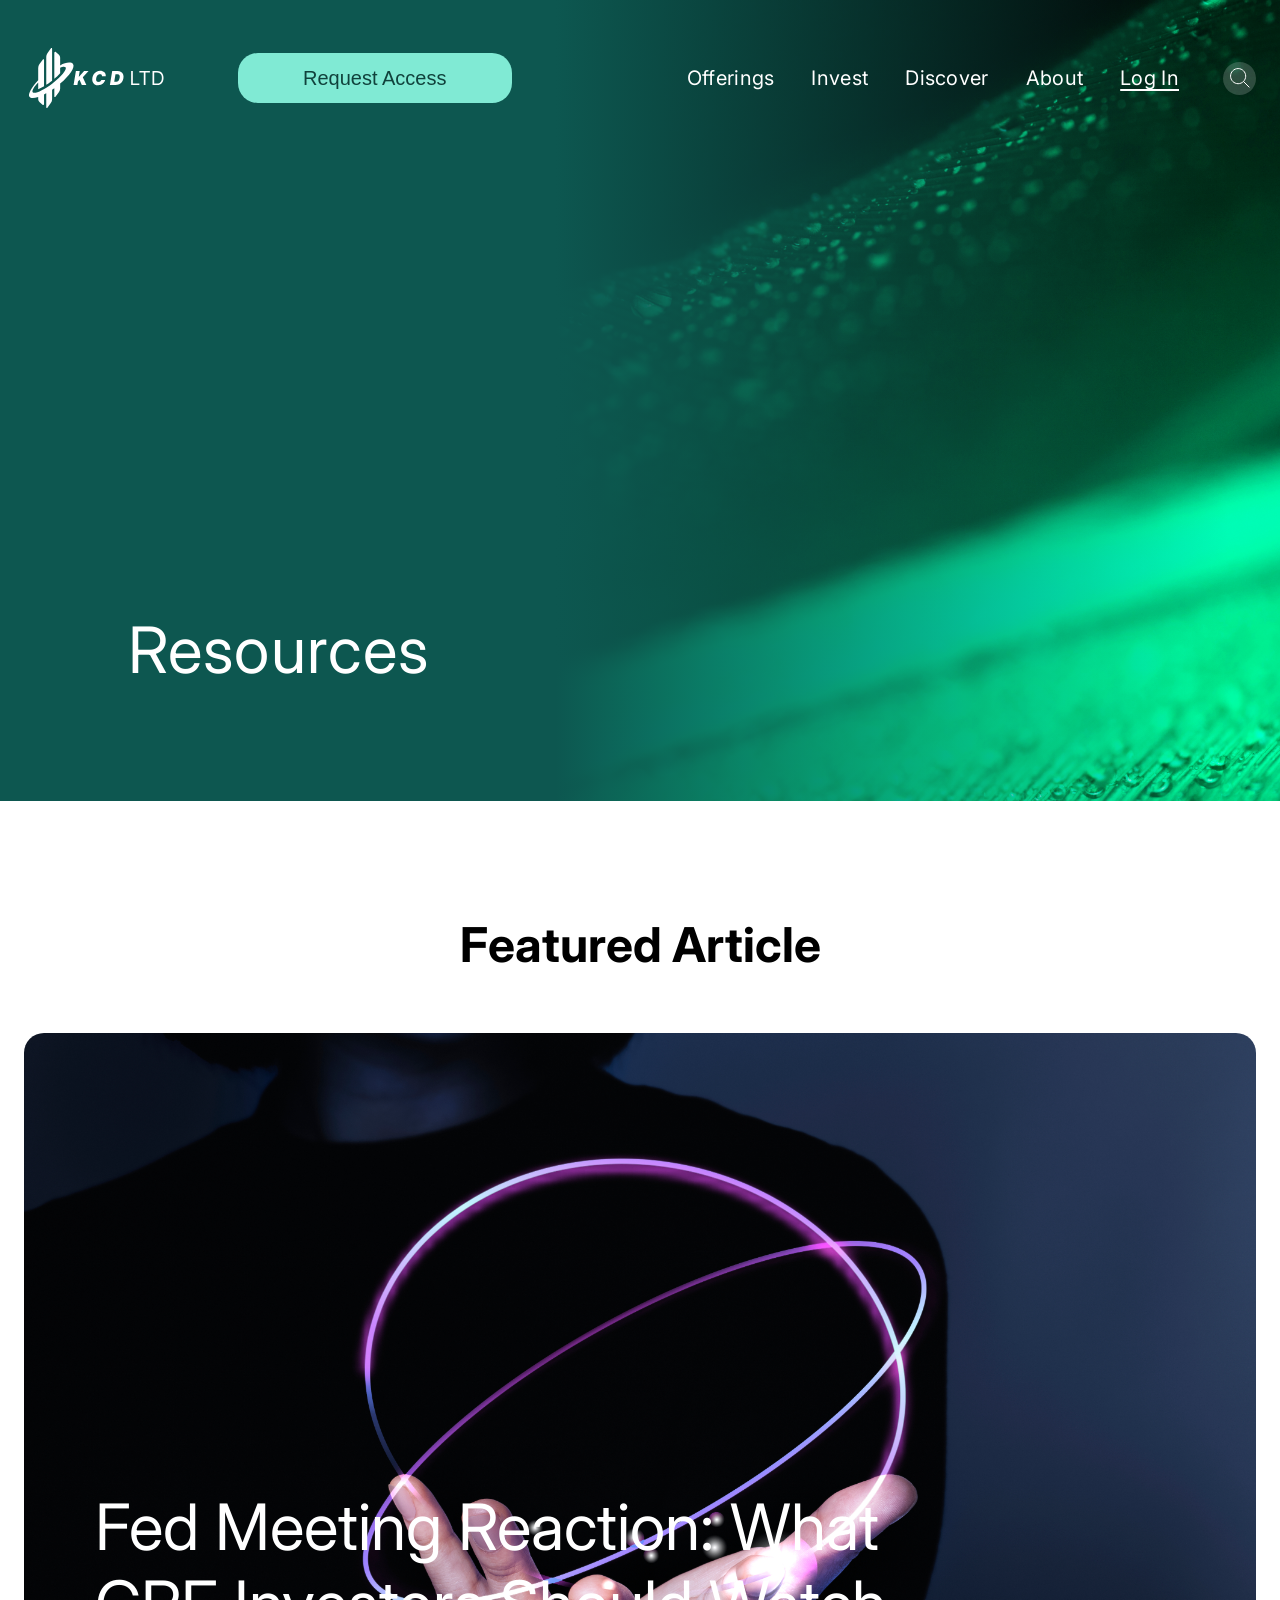
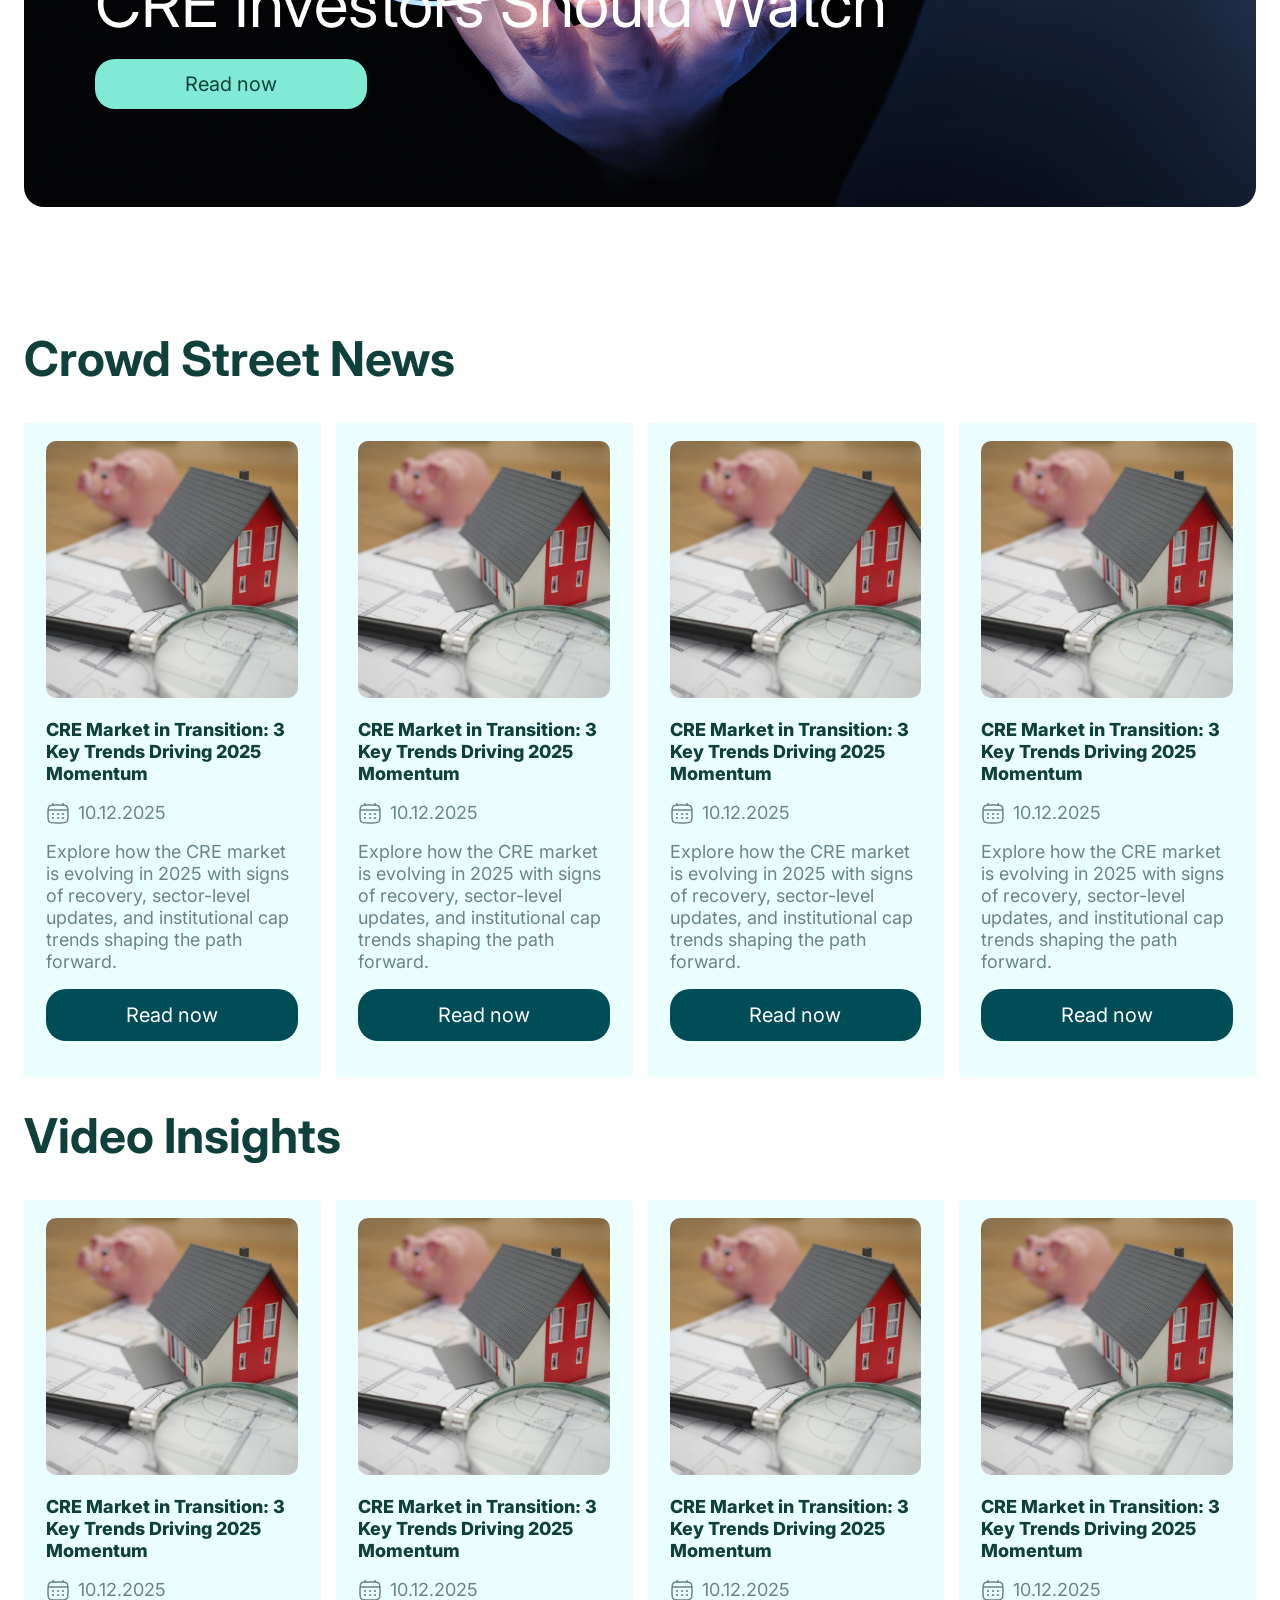
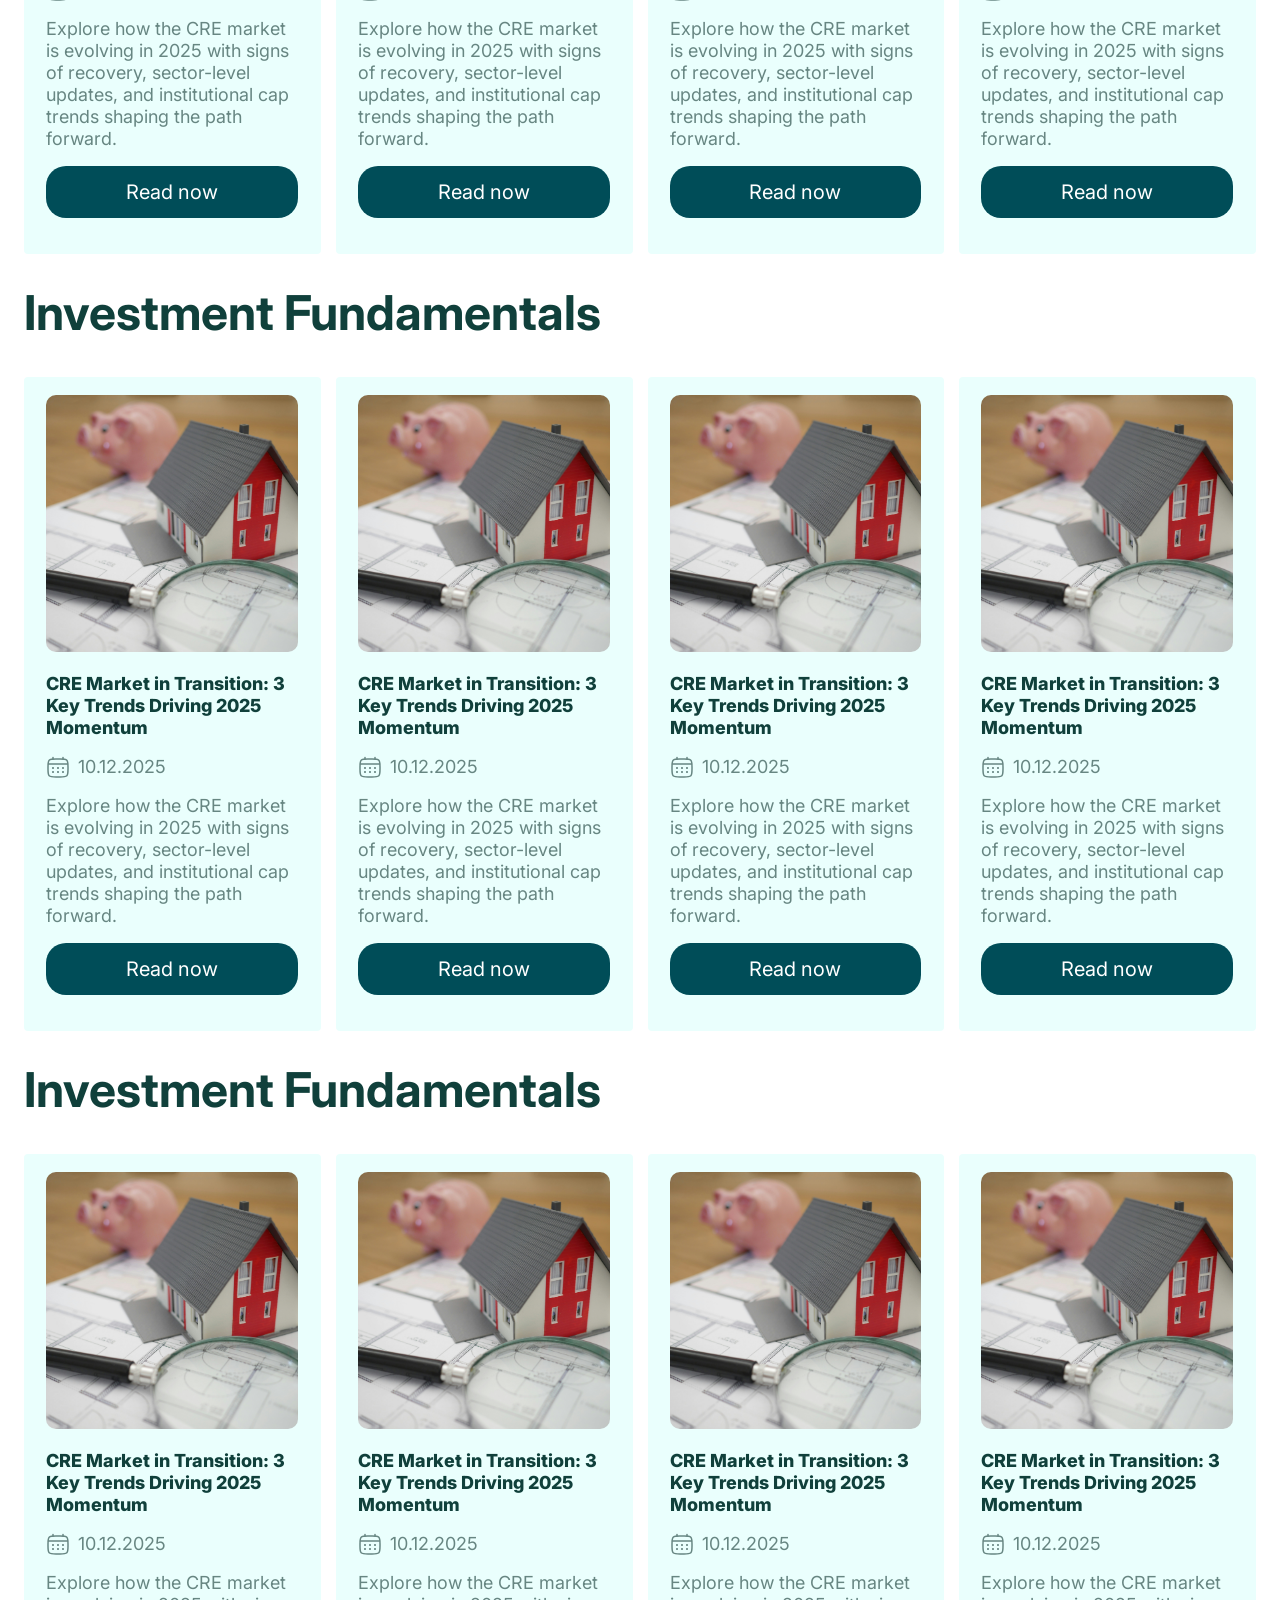
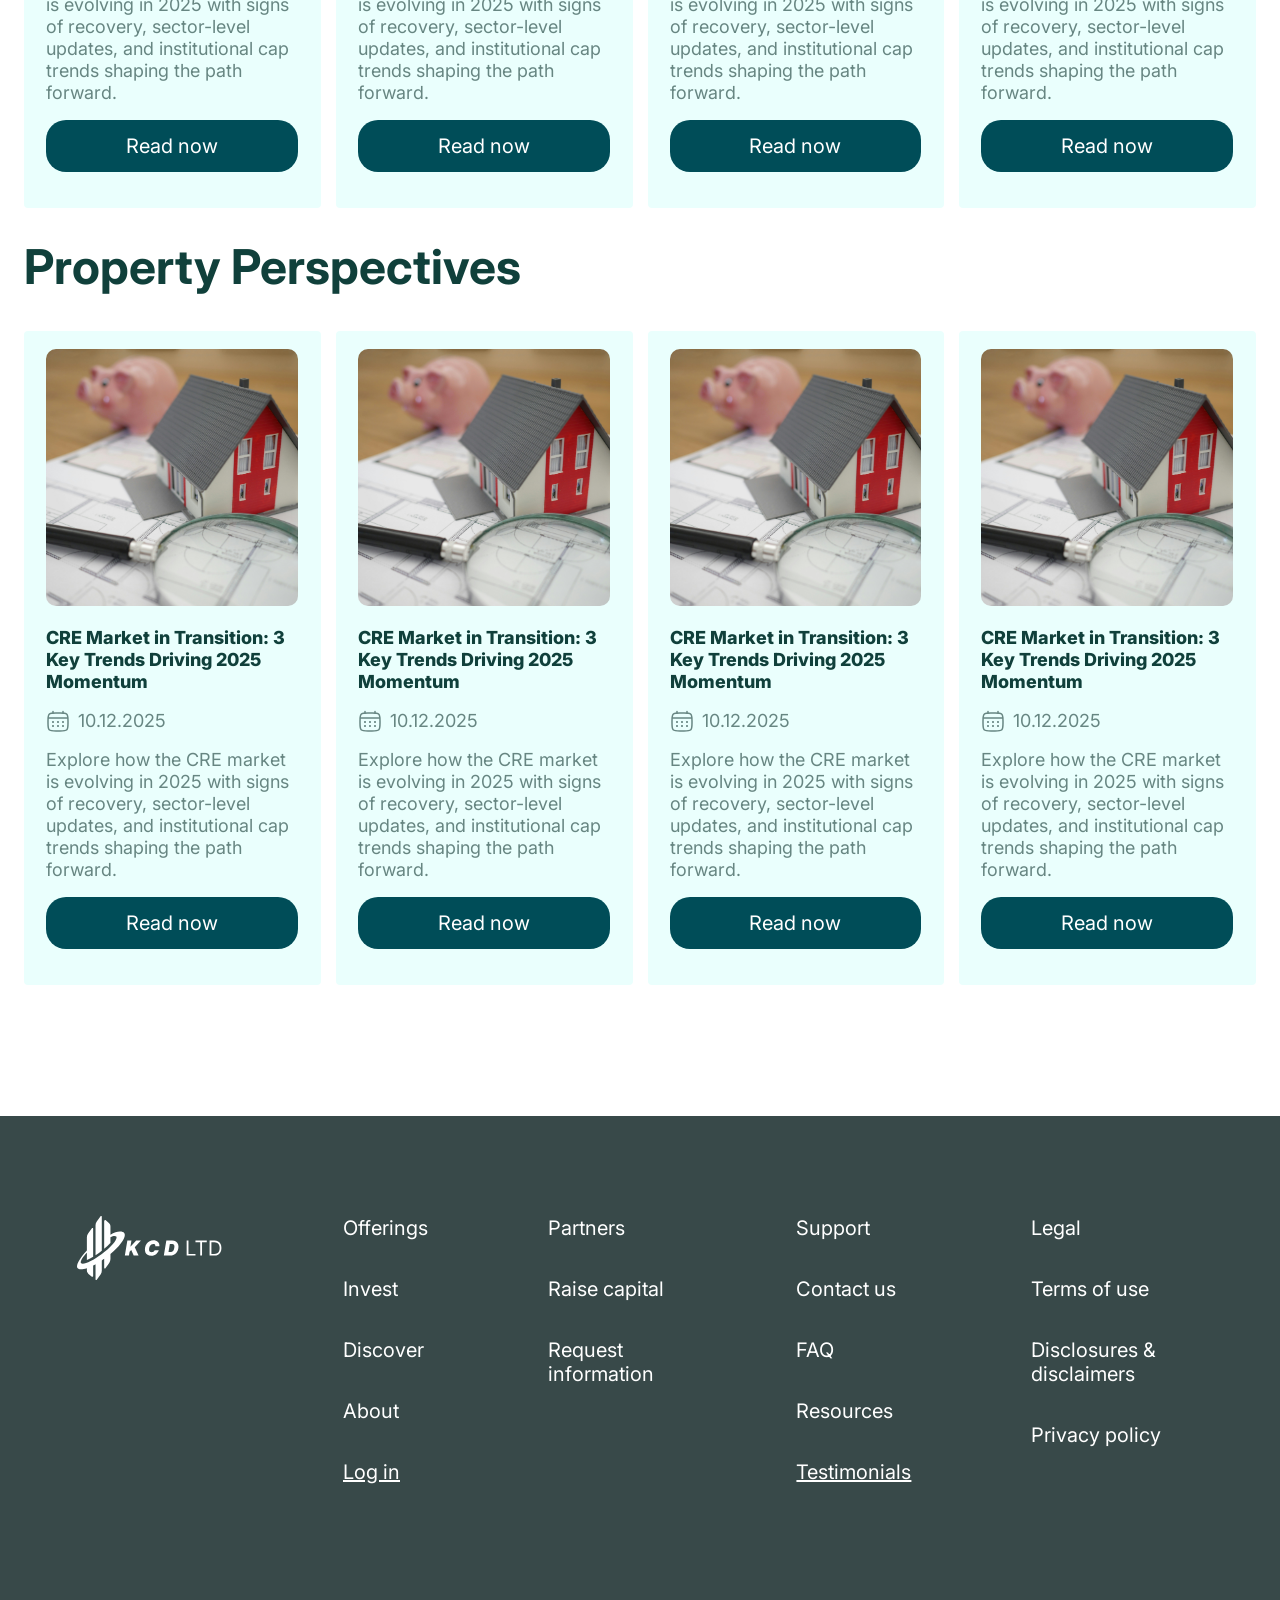
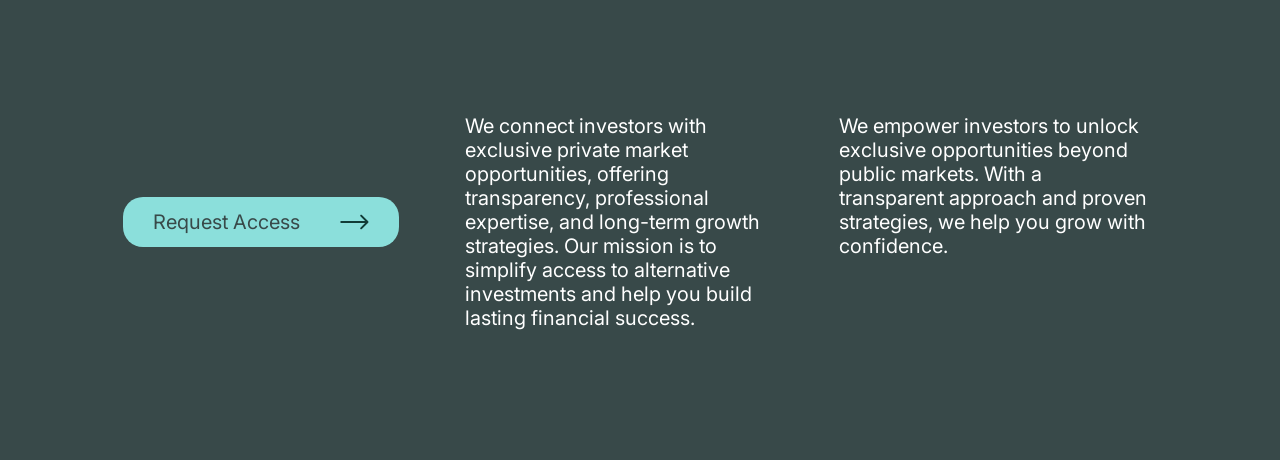
<file: frame34.html>
<!DOCTYPE html>
<html lang="en">

<head>
  <meta charset="UTF-8">
  <meta name="viewport" content="width=device-width, initial-scale=1.0">
  <title>Document</title>

  <link rel="preconnect" href="https://fonts.googleapis.com">
  <link rel="preconnect" href="https://fonts.gstatic.com" crossorigin>
  <link
    href="https://fonts.googleapis.com/css2?family=Inter:ital,opsz,wght@0,14..32,100..900;1,14..32,100..900&display=swap"
    rel="stylesheet">
  <link rel="stylesheet" href="css/common.css">
  <link rel="stylesheet" href="css/hero/hero2.css">
  <link rel="stylesheet" href="css/featured-article.css">
  <link rel="stylesheet" href="css/news-section.css">
  <link rel="stylesheet" href="css/footer.css">
</head>

<body>
  <div class="hero-section hero--image hero--overlay hero--image-alt">
    <nav class="navbar-custom" role="navigation" aria-label="Primary">
      <div class="custom-container"><!-- залишаю як є -->
        <div class="navbar-content">
          <a class="navbar-brand" href="#" aria-label="Homepage">
            <svg width="451" height="199" viewBox="0 0 451 199" fill="none" xmlns="http://www.w3.org/2000/svg"
              role="img" aria-hidden="true" focusable="false">

              <!-- SVG paths залишені без змін -->
              <path
                d="M76.5621 108.261L76.5511 2.1074C76.5512 1.66148 76.4098 1.22703 76.1472 0.866572C75.8847 0.506117 75.5146 0.238234 75.0902 0.101497C74.6657 -0.0352401 74.2089 -0.0337793 73.7853 0.105647C73.3617 0.245074 72.9933 0.515278 72.7331 0.877391L61.0261 17.1414C58.5451 20.5921 57.2097 24.7344 57.2081 28.9844V122.207C61.8911 119.152 66.7811 115.73 71.7931 111.947C73.4071 110.729 74.9968 109.501 76.5621 108.261Z"
                fill="white" />
              <path
                d="M145.893 52.7354C140.993 46.2464 122.217 45.7354 103.293 58.0814V32.6304C103.291 30.5777 102.851 28.5491 102.002 26.6801C101.153 24.8111 99.9153 23.1448 98.3711 21.7924L88.8611 13.4834C88.4316 13.1082 87.9031 12.8646 87.3389 12.7816C86.7746 12.6987 86.1984 12.78 85.6791 13.0159C85.1598 13.2517 84.7194 13.632 84.4104 14.1114C84.1015 14.5908 83.9372 15.1491 83.9371 15.7194V102.219C90.7528 96.4964 97.1678 90.3125 103.137 83.7114C103.188 83.6544 103.237 83.5974 103.288 83.5394V65.7404C113.027 60.1844 119.448 61.5564 121.308 64.0244C126.83 71.3384 106.862 95.7134 76.7141 118.467C46.5661 141.221 17.6481 153.738 12.1301 146.423C9.01508 142.297 17.7021 127.091 30.4761 114.584V136.832C37.1566 133.959 43.6248 130.614 49.8321 126.825V39.2254C49.8322 38.7794 49.6909 38.3448 49.4284 37.9841C49.1659 37.6235 48.7958 37.3555 48.3713 37.2185C47.9468 37.0816 47.4898 37.0828 47.066 37.2221C46.6423 37.3613 46.2736 37.6314 46.0131 37.9934L34.2951 54.2774C31.8137 57.728 30.4779 61.8703 30.4761 66.1204V107.157C9.49409 128.473 -4.52393 154.057 1.34307 161.824C5.49507 167.324 16.2131 167.111 30.4761 162.324V169.275C30.4784 171.328 30.9187 173.357 31.7675 175.226C32.6162 177.095 33.854 178.762 35.3981 180.114L44.9141 188.42C45.3433 188.796 45.8716 189.04 46.4357 189.123C46.9999 189.206 47.576 189.125 48.0952 188.889C48.6144 188.653 49.0547 188.273 49.3635 187.793C49.6722 187.314 49.8363 186.756 49.8361 186.185V154.085C52.2481 152.873 54.7058 151.573 57.2091 150.185V196.762C57.209 197.208 57.3504 197.643 57.6129 198.003C57.8754 198.364 58.2456 198.632 58.67 198.768C59.0944 198.905 59.5513 198.904 59.9749 198.764C60.3984 198.625 60.7669 198.354 61.0271 197.992L72.7451 181.71C75.2266 178.26 76.562 174.117 76.5631 169.867V138.307C79.0104 136.66 81.4681 134.951 83.9361 133.181V160.863C83.9364 161.309 84.0782 161.744 84.341 162.104C84.6039 162.465 84.9742 162.733 85.3988 162.869C85.8235 163.006 86.2805 163.005 86.7042 162.865C87.1279 162.726 87.4966 162.456 87.7571 162.093L99.4731 145.807C101.953 142.356 103.289 138.214 103.291 133.964V118.074C135.204 90.9924 153.814 63.2314 145.893 52.7354Z"
                fill="white" />
              <path
                d="M147.804 122.935L155.532 76.3895H168.168L165.077 95.2076H165.713L182.804 76.3895H197.532L178.441 97.1167L190.168 122.935H175.077L167.622 105.48L162.441 111.026L160.441 122.935H147.804ZM254.532 93.844H241.895C241.986 92.7682 241.926 91.7985 241.713 90.9349C241.501 90.0713 241.138 89.3288 240.622 88.7076C240.107 88.0713 239.433 87.5864 238.6 87.2531C237.766 86.9198 236.774 86.7531 235.622 86.7531C233.41 86.7531 231.433 87.3061 229.691 88.4122C227.948 89.5031 226.501 91.0713 225.35 93.1167C224.198 95.147 223.38 97.5713 222.895 100.389C222.471 103.117 222.456 105.382 222.85 107.185C223.259 108.988 224.054 110.336 225.236 111.23C226.433 112.124 227.986 112.571 229.895 112.571C231.168 112.571 232.335 112.42 233.395 112.117C234.471 111.814 235.426 111.382 236.259 110.821C237.107 110.246 237.827 109.564 238.418 108.776C239.024 107.973 239.486 107.086 239.804 106.117H252.532C252.047 108.086 251.183 110.102 249.941 112.162C248.698 114.208 247.092 116.094 245.122 117.821C243.153 119.533 240.835 120.92 238.168 121.98C235.501 123.041 232.501 123.571 229.168 123.571C224.804 123.571 221.039 122.617 217.872 120.708C214.721 118.799 212.433 116.011 211.009 112.344C209.6 108.677 209.319 104.208 210.168 98.9349C211.016 93.844 212.691 89.5788 215.191 86.1395C217.691 82.7001 220.729 80.1091 224.304 78.3667C227.88 76.6243 231.683 75.7531 235.713 75.7531C238.759 75.7531 241.486 76.1546 243.895 76.9576C246.319 77.7607 248.357 78.9349 250.009 80.4804C251.676 82.0107 252.903 83.897 253.691 86.1395C254.479 88.3819 254.759 90.9501 254.532 93.844ZM286.424 122.935H268.242L275.969 76.3895H293.424C298.212 76.3895 302.212 77.3516 305.424 79.2758C308.636 81.2001 310.916 83.9501 312.265 87.5258C313.613 91.1016 313.878 95.3591 313.06 100.299C312.272 105.056 310.674 109.124 308.265 112.503C305.871 115.882 302.81 118.465 299.083 120.253C295.371 122.041 291.151 122.935 286.424 122.935ZM282.651 112.208H287.242C289.545 112.208 291.598 111.806 293.401 111.003C295.219 110.185 296.734 108.821 297.946 106.912C299.174 104.988 300.06 102.359 300.605 99.0258C301.121 95.8743 301.105 93.4425 300.56 91.7304C300.015 90.0031 298.977 88.8061 297.446 88.1395C295.916 87.4576 293.939 87.1167 291.515 87.1167H286.833L282.651 112.208ZM338.725 122.935V76.3895H344.361V117.935H365.997V122.935H338.725ZM365.992 81.3895V76.3895H400.901V81.3895H386.265V122.935H380.628V81.3895H365.992ZM423.963 122.935H409.6V76.3895H424.6C429.115 76.3895 432.979 77.3213 436.191 79.1849C439.403 81.0334 441.865 83.6925 443.577 87.1622C445.289 90.6167 446.145 94.7531 446.145 99.5713C446.145 104.42 445.282 108.594 443.554 112.094C441.827 115.579 439.312 118.261 436.009 120.139C432.706 122.003 428.691 122.935 423.963 122.935ZM415.236 117.935H423.6C427.448 117.935 430.638 117.192 433.168 115.708C435.698 114.223 437.585 112.109 438.827 109.367C440.069 106.624 440.691 103.359 440.691 99.5713C440.691 95.8137 440.077 92.5788 438.85 89.8667C437.622 87.1395 435.789 85.0485 433.35 83.594C430.91 82.1243 427.872 81.3895 424.236 81.3895H415.236V117.935Z"
                fill="white" />
            </svg>
          </a>

          <!-- Desktop Navigation -->
          <div class="desktop-nav">
            <div class="navbar-right">
              <div class="navbar-center">
                <button class="btn-request-nav" type="button">Request Access</button>
              </div>
              <a class="nav-link-custom" href="#offerings">Offerings</a>
              <a class="nav-link-custom" href="#invest">Invest</a>
              <a class="nav-link-custom" href="#discover">Discover</a>
              <a class="nav-link-custom" href="#about">About</a>
              <a class="nav-link-custom login" href="#login">Log In</a>

              <!-- Search icon made keyboard-accessible without visual change -->
              <div class="search-icon" role="button" tabindex="0" aria-label="Open search">
                <svg width="20" height="20" viewBox="0 0 20 20" fill="none" xmlns="http://www.w3.org/2000/svg"
                  aria-hidden="true" focusable="false">
                  <path
                    d="M8.125 15.6875C12.3017 15.6875 15.6875 12.3017 15.6875 8.125C15.6875 3.94835 12.3017 0.5625 8.125 0.5625C3.94835 0.5625 0.5625 3.94835 0.5625 8.125C0.5625 12.3017 3.94835 15.6875 8.125 15.6875Z"
                    stroke="white" />
                  <path d="M13.625 13.625L19.125 19.125" stroke="white" stroke-linecap="round"
                    stroke-linejoin="round" />
                </svg>
              </div>
            </div>
          </div>

          <!-- Mobile Menu Toggle -->
          <button class="mobile-menu-toggle" type="button" aria-label="Toggle menu" aria-controls="mobileNav"
            aria-expanded="false" onclick="toggleMobileMenu(this)">
            <div class="hamburger" aria-hidden="true">
              <span></span><span></span><span></span>
            </div>
          </button>
        </div>

        <!-- Mobile Navigation -->
        <div class="mobile-nav" id="mobileNav">
          <button class="btn-request-nav" type="button">Request Access</button>
          <a class="nav-link-custom" href="#offerings">Offerings</a>
          <a class="nav-link-custom" href="#invest">Invest</a>
          <a class="nav-link-custom" href="#discover">Discover</a>
          <a class="nav-link-custom" href="#about">About</a>
          <a class="nav-link-custom login" href="#login">Log In</a>
        </div>
      </div>
    </nav>

    <div class="hero-title">
      <h2>Resources</h2>
    </div>
  </div>

  <section class="featured-article">
    <h2 class="featured-title">Featured Article</h2>
    <div class="featured-image-block">
      <img src="img/featured-article.jpg" alt="Fed Meeting Reaction" />
      <div class="featured-content">
        <h3>Fed Meeting Reaction: What CRE Investors Should Watch</h3>
        <a href="#" class="read-btn">Read now</a>
      </div>
    </div>
  </section>

<div class="news-group">
  <section class="news-section">
    <h2 class="news-title">Crowd Street News</h2>

    <div class="news-grid">
      <article class="news-card">
        <div class="news-thumb">
          <img src="img/news-2.jpg" alt="CRE news 2">
        </div>
        <div class="news-body">
          <h3 class="news-heading">
            CRE Market in Transition: 3 Key Trends Driving 2025 Momentum
          </h3>
          <div class="news-meta">
            <svg width="24" height="24" viewBox="0 0 24 24" fill="none" xmlns="http://www.w3.org/2000/svg">
              <path
                d="M2 12C2 8.229 2 6.343 3.172 5.172C4.344 4.001 6.229 4 10 4H14C17.771 4 19.657 4 20.828 5.172C21.999 6.344 22 8.229 22 12V14C22 17.771 22 19.657 20.828 20.828C19.656 21.999 17.771 22 14 22H10C6.229 22 4.343 22 3.172 20.828C2.001 19.656 2 17.771 2 14V12Z"
                stroke="#678682" stroke-width="1.5" />
              <path d="M7 4V2.5M17 4V2.5M2.5 9H21.5" stroke="#678682" stroke-width="1.5" stroke-linecap="round" />
              <path
                d="M18 17C18 17.2652 17.8946 17.5196 17.7071 17.7071C17.5196 17.8946 17.2652 18 17 18C16.7348 18 16.4804 17.8946 16.2929 17.7071C16.1054 17.5196 16 17.2652 16 17C16 16.7348 16.1054 16.4804 16.2929 16.2929C16.4804 16.1054 16.7348 16 17 16C17.2652 16 17.5196 16.1054 17.7071 16.2929C17.8946 16.4804 18 16.7348 18 17ZM18 13C18 13.2652 17.8946 13.5196 17.7071 13.7071C17.5196 13.8946 17.2652 14 17 14C16.7348 14 16.4804 13.8946 16.2929 13.7071C16.1054 13.5196 16 13.2652 16 13C16 12.7348 16.1054 12.4804 16.2929 12.2929C16.4804 12.1054 16.7348 12 17 12C17.2652 12 17.5196 12.1054 17.7071 12.2929C17.8946 12.4804 18 12.7348 18 13ZM13 17C13 17.2652 12.8946 17.5196 12.7071 17.7071C12.5196 17.8946 12.2652 18 12 18C11.7348 18 11.4804 17.8946 11.2929 17.7071C11.1054 17.5196 11 17.2652 11 17C11 16.7348 11.1054 16.4804 11.2929 16.2929C11.4804 16.1054 11.7348 16 12 16C12.2652 16 12.5196 16.1054 12.7071 16.2929C12.8946 16.4804 13 16.7348 13 17ZM13 13C13 13.2652 12.8946 13.5196 12.7071 13.7071C12.5196 13.8946 12.2652 14 12 14C11.7348 14 11.4804 13.8946 11.2929 13.7071C11.1054 13.5196 11 13.2652 11 13C11 12.7348 11.1054 12.4804 11.2929 12.2929C11.4804 12.1054 11.7348 12 12 12C12.2652 12 12.5196 12.1054 12.7071 12.2929C12.8946 12.4804 13 12.7348 13 13ZM8 17C8 17.2652 7.89464 17.5196 7.70711 17.7071C7.51957 17.8946 7.26522 18 7 18C6.73478 18 6.48043 17.8946 6.29289 17.7071C6.10536 17.5196 6 17.2652 6 17C6 16.7348 6.10536 16.4804 6.29289 16.2929C6.48043 16.1054 6.73478 16 7 16C7.26522 16 7.51957 16.1054 7.70711 16.2929C7.89464 16.4804 8 16.7348 8 17ZM8 13C8 13.2652 7.89464 13.5196 7.70711 13.7071C7.51957 13.8946 7.26522 14 7 14C6.73478 14 6.48043 13.8946 6.29289 13.7071C6.10536 13.5196 6 13.2652 6 13C6 12.7348 6.10536 12.4804 6.29289 12.2929C6.48043 12.1054 6.73478 12 7 12C7.26522 12 7.51957 12.1054 7.70711 12.2929C7.89464 12.4804 8 12.7348 8 13Z"
                fill="#678682" />
            </svg>

            <time datetime="2025-12-10">10.12.2025</time>
          </div>
          <p class="news-excerpt">
            Explore how the CRE market is evolving in 2025 with signs of recovery,
            sector-level updates, and institutional cap trends shaping the path forward.
          </p>
          <a class="news-btn" href="#">Read now</a>
        </div>
      </article>

      <article class="news-card">
        <div class="news-thumb">
          <img src="img/news-2.jpg" alt="CRE news 2">
        </div>
        <div class="news-body">
          <h3 class="news-heading">
            CRE Market in Transition: 3 Key Trends Driving 2025 Momentum
          </h3>
          <div class="news-meta">
            <svg width="24" height="24" viewBox="0 0 24 24" fill="none" xmlns="http://www.w3.org/2000/svg">
              <path
                d="M2 12C2 8.229 2 6.343 3.172 5.172C4.344 4.001 6.229 4 10 4H14C17.771 4 19.657 4 20.828 5.172C21.999 6.344 22 8.229 22 12V14C22 17.771 22 19.657 20.828 20.828C19.656 21.999 17.771 22 14 22H10C6.229 22 4.343 22 3.172 20.828C2.001 19.656 2 17.771 2 14V12Z"
                stroke="#678682" stroke-width="1.5" />
              <path d="M7 4V2.5M17 4V2.5M2.5 9H21.5" stroke="#678682" stroke-width="1.5" stroke-linecap="round" />
              <path
                d="M18 17C18 17.2652 17.8946 17.5196 17.7071 17.7071C17.5196 17.8946 17.2652 18 17 18C16.7348 18 16.4804 17.8946 16.2929 17.7071C16.1054 17.5196 16 17.2652 16 17C16 16.7348 16.1054 16.4804 16.2929 16.2929C16.4804 16.1054 16.7348 16 17 16C17.2652 16 17.5196 16.1054 17.7071 16.2929C17.8946 16.4804 18 16.7348 18 17ZM18 13C18 13.2652 17.8946 13.5196 17.7071 13.7071C17.5196 13.8946 17.2652 14 17 14C16.7348 14 16.4804 13.8946 16.2929 13.7071C16.1054 13.5196 16 13.2652 16 13C16 12.7348 16.1054 12.4804 16.2929 12.2929C16.4804 12.1054 16.7348 12 17 12C17.2652 12 17.5196 12.1054 17.7071 12.2929C17.8946 12.4804 18 12.7348 18 13ZM13 17C13 17.2652 12.8946 17.5196 12.7071 17.7071C12.5196 17.8946 12.2652 18 12 18C11.7348 18 11.4804 17.8946 11.2929 17.7071C11.1054 17.5196 11 17.2652 11 17C11 16.7348 11.1054 16.4804 11.2929 16.2929C11.4804 16.1054 11.7348 16 12 16C12.2652 16 12.5196 16.1054 12.7071 16.2929C12.8946 16.4804 13 16.7348 13 17ZM13 13C13 13.2652 12.8946 13.5196 12.7071 13.7071C12.5196 13.8946 12.2652 14 12 14C11.7348 14 11.4804 13.8946 11.2929 13.7071C11.1054 13.5196 11 13.2652 11 13C11 12.7348 11.1054 12.4804 11.2929 12.2929C11.4804 12.1054 11.7348 12 12 12C12.2652 12 12.5196 12.1054 12.7071 12.2929C12.8946 12.4804 13 12.7348 13 13ZM8 17C8 17.2652 7.89464 17.5196 7.70711 17.7071C7.51957 17.8946 7.26522 18 7 18C6.73478 18 6.48043 17.8946 6.29289 17.7071C6.10536 17.5196 6 17.2652 6 17C6 16.7348 6.10536 16.4804 6.29289 16.2929C6.48043 16.1054 6.73478 16 7 16C7.26522 16 7.51957 16.1054 7.70711 16.2929C7.89464 16.4804 8 16.7348 8 17ZM8 13C8 13.2652 7.89464 13.5196 7.70711 13.7071C7.51957 13.8946 7.26522 14 7 14C6.73478 14 6.48043 13.8946 6.29289 13.7071C6.10536 13.5196 6 13.2652 6 13C6 12.7348 6.10536 12.4804 6.29289 12.2929C6.48043 12.1054 6.73478 12 7 12C7.26522 12 7.51957 12.1054 7.70711 12.2929C7.89464 12.4804 8 12.7348 8 13Z"
                fill="#678682" />
            </svg>

            <time datetime="2025-12-10">10.12.2025</time>
          </div>
          <p class="news-excerpt">
            Explore how the CRE market is evolving in 2025 with signs of recovery,
            sector-level updates, and institutional cap trends shaping the path forward.
          </p>
          <a class="news-btn" href="#">Read now</a>
        </div>
      </article>

      <article class="news-card">
        <div class="news-thumb">
          <img src="img/news-2.jpg" alt="CRE news 2">
        </div>
        <div class="news-body">
          <h3 class="news-heading">
            CRE Market in Transition: 3 Key Trends Driving 2025 Momentum
          </h3>
          <div class="news-meta">
            <svg width="24" height="24" viewBox="0 0 24 24" fill="none" xmlns="http://www.w3.org/2000/svg">
              <path
                d="M2 12C2 8.229 2 6.343 3.172 5.172C4.344 4.001 6.229 4 10 4H14C17.771 4 19.657 4 20.828 5.172C21.999 6.344 22 8.229 22 12V14C22 17.771 22 19.657 20.828 20.828C19.656 21.999 17.771 22 14 22H10C6.229 22 4.343 22 3.172 20.828C2.001 19.656 2 17.771 2 14V12Z"
                stroke="#678682" stroke-width="1.5" />
              <path d="M7 4V2.5M17 4V2.5M2.5 9H21.5" stroke="#678682" stroke-width="1.5" stroke-linecap="round" />
              <path
                d="M18 17C18 17.2652 17.8946 17.5196 17.7071 17.7071C17.5196 17.8946 17.2652 18 17 18C16.7348 18 16.4804 17.8946 16.2929 17.7071C16.1054 17.5196 16 17.2652 16 17C16 16.7348 16.1054 16.4804 16.2929 16.2929C16.4804 16.1054 16.7348 16 17 16C17.2652 16 17.5196 16.1054 17.7071 16.2929C17.8946 16.4804 18 16.7348 18 17ZM18 13C18 13.2652 17.8946 13.5196 17.7071 13.7071C17.5196 13.8946 17.2652 14 17 14C16.7348 14 16.4804 13.8946 16.2929 13.7071C16.1054 13.5196 16 13.2652 16 13C16 12.7348 16.1054 12.4804 16.2929 12.2929C16.4804 12.1054 16.7348 12 17 12C17.2652 12 17.5196 12.1054 17.7071 12.2929C17.8946 12.4804 18 12.7348 18 13ZM13 17C13 17.2652 12.8946 17.5196 12.7071 17.7071C12.5196 17.8946 12.2652 18 12 18C11.7348 18 11.4804 17.8946 11.2929 17.7071C11.1054 17.5196 11 17.2652 11 17C11 16.7348 11.1054 16.4804 11.2929 16.2929C11.4804 16.1054 11.7348 16 12 16C12.2652 16 12.5196 16.1054 12.7071 16.2929C12.8946 16.4804 13 16.7348 13 17ZM13 13C13 13.2652 12.8946 13.5196 12.7071 13.7071C12.5196 13.8946 12.2652 14 12 14C11.7348 14 11.4804 13.8946 11.2929 13.7071C11.1054 13.5196 11 13.2652 11 13C11 12.7348 11.1054 12.4804 11.2929 12.2929C11.4804 12.1054 11.7348 12 12 12C12.2652 12 12.5196 12.1054 12.7071 12.2929C12.8946 12.4804 13 12.7348 13 13ZM8 17C8 17.2652 7.89464 17.5196 7.70711 17.7071C7.51957 17.8946 7.26522 18 7 18C6.73478 18 6.48043 17.8946 6.29289 17.7071C6.10536 17.5196 6 17.2652 6 17C6 16.7348 6.10536 16.4804 6.29289 16.2929C6.48043 16.1054 6.73478 16 7 16C7.26522 16 7.51957 16.1054 7.70711 16.2929C7.89464 16.4804 8 16.7348 8 17ZM8 13C8 13.2652 7.89464 13.5196 7.70711 13.7071C7.51957 13.8946 7.26522 14 7 14C6.73478 14 6.48043 13.8946 6.29289 13.7071C6.10536 13.5196 6 13.2652 6 13C6 12.7348 6.10536 12.4804 6.29289 12.2929C6.48043 12.1054 6.73478 12 7 12C7.26522 12 7.51957 12.1054 7.70711 12.2929C7.89464 12.4804 8 12.7348 8 13Z"
                fill="#678682" />
            </svg>

            <time datetime="2025-12-10">10.12.2025</time>
          </div>
          <p class="news-excerpt">
            Explore how the CRE market is evolving in 2025 with signs of recovery,
            sector-level updates, and institutional cap trends shaping the path forward.
          </p>
          <a class="news-btn" href="#">Read now</a>
        </div>
      </article>

      <article class="news-card">
        <div class="news-thumb">
          <img src="img/news-2.jpg" alt="CRE news 2">
        </div>
        <div class="news-body">
          <h3 class="news-heading">
            CRE Market in Transition: 3 Key Trends Driving 2025 Momentum
          </h3>
          <div class="news-meta">
            <svg width="24" height="24" viewBox="0 0 24 24" fill="none" xmlns="http://www.w3.org/2000/svg">
              <path
                d="M2 12C2 8.229 2 6.343 3.172 5.172C4.344 4.001 6.229 4 10 4H14C17.771 4 19.657 4 20.828 5.172C21.999 6.344 22 8.229 22 12V14C22 17.771 22 19.657 20.828 20.828C19.656 21.999 17.771 22 14 22H10C6.229 22 4.343 22 3.172 20.828C2.001 19.656 2 17.771 2 14V12Z"
                stroke="#678682" stroke-width="1.5" />
              <path d="M7 4V2.5M17 4V2.5M2.5 9H21.5" stroke="#678682" stroke-width="1.5" stroke-linecap="round" />
              <path
                d="M18 17C18 17.2652 17.8946 17.5196 17.7071 17.7071C17.5196 17.8946 17.2652 18 17 18C16.7348 18 16.4804 17.8946 16.2929 17.7071C16.1054 17.5196 16 17.2652 16 17C16 16.7348 16.1054 16.4804 16.2929 16.2929C16.4804 16.1054 16.7348 16 17 16C17.2652 16 17.5196 16.1054 17.7071 16.2929C17.8946 16.4804 18 16.7348 18 17ZM18 13C18 13.2652 17.8946 13.5196 17.7071 13.7071C17.5196 13.8946 17.2652 14 17 14C16.7348 14 16.4804 13.8946 16.2929 13.7071C16.1054 13.5196 16 13.2652 16 13C16 12.7348 16.1054 12.4804 16.2929 12.2929C16.4804 12.1054 16.7348 12 17 12C17.2652 12 17.5196 12.1054 17.7071 12.2929C17.8946 12.4804 18 12.7348 18 13ZM13 17C13 17.2652 12.8946 17.5196 12.7071 17.7071C12.5196 17.8946 12.2652 18 12 18C11.7348 18 11.4804 17.8946 11.2929 17.7071C11.1054 17.5196 11 17.2652 11 17C11 16.7348 11.1054 16.4804 11.2929 16.2929C11.4804 16.1054 11.7348 16 12 16C12.2652 16 12.5196 16.1054 12.7071 16.2929C12.8946 16.4804 13 16.7348 13 17ZM13 13C13 13.2652 12.8946 13.5196 12.7071 13.7071C12.5196 13.8946 12.2652 14 12 14C11.7348 14 11.4804 13.8946 11.2929 13.7071C11.1054 13.5196 11 13.2652 11 13C11 12.7348 11.1054 12.4804 11.2929 12.2929C11.4804 12.1054 11.7348 12 12 12C12.2652 12 12.5196 12.1054 12.7071 12.2929C12.8946 12.4804 13 12.7348 13 13ZM8 17C8 17.2652 7.89464 17.5196 7.70711 17.7071C7.51957 17.8946 7.26522 18 7 18C6.73478 18 6.48043 17.8946 6.29289 17.7071C6.10536 17.5196 6 17.2652 6 17C6 16.7348 6.10536 16.4804 6.29289 16.2929C6.48043 16.1054 6.73478 16 7 16C7.26522 16 7.51957 16.1054 7.70711 16.2929C7.89464 16.4804 8 16.7348 8 17ZM8 13C8 13.2652 7.89464 13.5196 7.70711 13.7071C7.51957 13.8946 7.26522 14 7 14C6.73478 14 6.48043 13.8946 6.29289 13.7071C6.10536 13.5196 6 13.2652 6 13C6 12.7348 6.10536 12.4804 6.29289 12.2929C6.48043 12.1054 6.73478 12 7 12C7.26522 12 7.51957 12.1054 7.70711 12.2929C7.89464 12.4804 8 12.7348 8 13Z"
                fill="#678682" />
            </svg>

            <time datetime="2025-12-10">10.12.2025</time>
          </div>
          <p class="news-excerpt">
            Explore how the CRE market is evolving in 2025 with signs of recovery,
            sector-level updates, and institutional cap trends shaping the path forward.
          </p>
          <a class="news-btn" href="#">Read now</a>
        </div>
      </article>
    </div>
  </section>


  <section class="news-section">
    <h2 class="news-title">Video Insights</h2>

    <div class="news-grid">
      <article class="news-card">
        <div class="news-thumb">
          <img src="img/news-2.jpg" alt="CRE news 2">
        </div>
        <div class="news-body">
          <h3 class="news-heading">
            CRE Market in Transition: 3 Key Trends Driving 2025 Momentum
          </h3>
          <div class="news-meta">
            <svg width="24" height="24" viewBox="0 0 24 24" fill="none" xmlns="http://www.w3.org/2000/svg">
              <path
                d="M2 12C2 8.229 2 6.343 3.172 5.172C4.344 4.001 6.229 4 10 4H14C17.771 4 19.657 4 20.828 5.172C21.999 6.344 22 8.229 22 12V14C22 17.771 22 19.657 20.828 20.828C19.656 21.999 17.771 22 14 22H10C6.229 22 4.343 22 3.172 20.828C2.001 19.656 2 17.771 2 14V12Z"
                stroke="#678682" stroke-width="1.5" />
              <path d="M7 4V2.5M17 4V2.5M2.5 9H21.5" stroke="#678682" stroke-width="1.5" stroke-linecap="round" />
              <path
                d="M18 17C18 17.2652 17.8946 17.5196 17.7071 17.7071C17.5196 17.8946 17.2652 18 17 18C16.7348 18 16.4804 17.8946 16.2929 17.7071C16.1054 17.5196 16 17.2652 16 17C16 16.7348 16.1054 16.4804 16.2929 16.2929C16.4804 16.1054 16.7348 16 17 16C17.2652 16 17.5196 16.1054 17.7071 16.2929C17.8946 16.4804 18 16.7348 18 17ZM18 13C18 13.2652 17.8946 13.5196 17.7071 13.7071C17.5196 13.8946 17.2652 14 17 14C16.7348 14 16.4804 13.8946 16.2929 13.7071C16.1054 13.5196 16 13.2652 16 13C16 12.7348 16.1054 12.4804 16.2929 12.2929C16.4804 12.1054 16.7348 12 17 12C17.2652 12 17.5196 12.1054 17.7071 12.2929C17.8946 12.4804 18 12.7348 18 13ZM13 17C13 17.2652 12.8946 17.5196 12.7071 17.7071C12.5196 17.8946 12.2652 18 12 18C11.7348 18 11.4804 17.8946 11.2929 17.7071C11.1054 17.5196 11 17.2652 11 17C11 16.7348 11.1054 16.4804 11.2929 16.2929C11.4804 16.1054 11.7348 16 12 16C12.2652 16 12.5196 16.1054 12.7071 16.2929C12.8946 16.4804 13 16.7348 13 17ZM13 13C13 13.2652 12.8946 13.5196 12.7071 13.7071C12.5196 13.8946 12.2652 14 12 14C11.7348 14 11.4804 13.8946 11.2929 13.7071C11.1054 13.5196 11 13.2652 11 13C11 12.7348 11.1054 12.4804 11.2929 12.2929C11.4804 12.1054 11.7348 12 12 12C12.2652 12 12.5196 12.1054 12.7071 12.2929C12.8946 12.4804 13 12.7348 13 13ZM8 17C8 17.2652 7.89464 17.5196 7.70711 17.7071C7.51957 17.8946 7.26522 18 7 18C6.73478 18 6.48043 17.8946 6.29289 17.7071C6.10536 17.5196 6 17.2652 6 17C6 16.7348 6.10536 16.4804 6.29289 16.2929C6.48043 16.1054 6.73478 16 7 16C7.26522 16 7.51957 16.1054 7.70711 16.2929C7.89464 16.4804 8 16.7348 8 17ZM8 13C8 13.2652 7.89464 13.5196 7.70711 13.7071C7.51957 13.8946 7.26522 14 7 14C6.73478 14 6.48043 13.8946 6.29289 13.7071C6.10536 13.5196 6 13.2652 6 13C6 12.7348 6.10536 12.4804 6.29289 12.2929C6.48043 12.1054 6.73478 12 7 12C7.26522 12 7.51957 12.1054 7.70711 12.2929C7.89464 12.4804 8 12.7348 8 13Z"
                fill="#678682" />
            </svg>

            <time datetime="2025-12-10">10.12.2025</time>
          </div>
          <p class="news-excerpt">
            Explore how the CRE market is evolving in 2025 with signs of recovery,
            sector-level updates, and institutional cap trends shaping the path forward.
          </p>
          <a class="news-btn" href="#">Read now</a>
        </div>
      </article>

      <article class="news-card">
        <div class="news-thumb">
          <img src="img/news-2.jpg" alt="CRE news 2">
        </div>
        <div class="news-body">
          <h3 class="news-heading">
            CRE Market in Transition: 3 Key Trends Driving 2025 Momentum
          </h3>
          <div class="news-meta">
            <svg width="24" height="24" viewBox="0 0 24 24" fill="none" xmlns="http://www.w3.org/2000/svg">
              <path
                d="M2 12C2 8.229 2 6.343 3.172 5.172C4.344 4.001 6.229 4 10 4H14C17.771 4 19.657 4 20.828 5.172C21.999 6.344 22 8.229 22 12V14C22 17.771 22 19.657 20.828 20.828C19.656 21.999 17.771 22 14 22H10C6.229 22 4.343 22 3.172 20.828C2.001 19.656 2 17.771 2 14V12Z"
                stroke="#678682" stroke-width="1.5" />
              <path d="M7 4V2.5M17 4V2.5M2.5 9H21.5" stroke="#678682" stroke-width="1.5" stroke-linecap="round" />
              <path
                d="M18 17C18 17.2652 17.8946 17.5196 17.7071 17.7071C17.5196 17.8946 17.2652 18 17 18C16.7348 18 16.4804 17.8946 16.2929 17.7071C16.1054 17.5196 16 17.2652 16 17C16 16.7348 16.1054 16.4804 16.2929 16.2929C16.4804 16.1054 16.7348 16 17 16C17.2652 16 17.5196 16.1054 17.7071 16.2929C17.8946 16.4804 18 16.7348 18 17ZM18 13C18 13.2652 17.8946 13.5196 17.7071 13.7071C17.5196 13.8946 17.2652 14 17 14C16.7348 14 16.4804 13.8946 16.2929 13.7071C16.1054 13.5196 16 13.2652 16 13C16 12.7348 16.1054 12.4804 16.2929 12.2929C16.4804 12.1054 16.7348 12 17 12C17.2652 12 17.5196 12.1054 17.7071 12.2929C17.8946 12.4804 18 12.7348 18 13ZM13 17C13 17.2652 12.8946 17.5196 12.7071 17.7071C12.5196 17.8946 12.2652 18 12 18C11.7348 18 11.4804 17.8946 11.2929 17.7071C11.1054 17.5196 11 17.2652 11 17C11 16.7348 11.1054 16.4804 11.2929 16.2929C11.4804 16.1054 11.7348 16 12 16C12.2652 16 12.5196 16.1054 12.7071 16.2929C12.8946 16.4804 13 16.7348 13 17ZM13 13C13 13.2652 12.8946 13.5196 12.7071 13.7071C12.5196 13.8946 12.2652 14 12 14C11.7348 14 11.4804 13.8946 11.2929 13.7071C11.1054 13.5196 11 13.2652 11 13C11 12.7348 11.1054 12.4804 11.2929 12.2929C11.4804 12.1054 11.7348 12 12 12C12.2652 12 12.5196 12.1054 12.7071 12.2929C12.8946 12.4804 13 12.7348 13 13ZM8 17C8 17.2652 7.89464 17.5196 7.70711 17.7071C7.51957 17.8946 7.26522 18 7 18C6.73478 18 6.48043 17.8946 6.29289 17.7071C6.10536 17.5196 6 17.2652 6 17C6 16.7348 6.10536 16.4804 6.29289 16.2929C6.48043 16.1054 6.73478 16 7 16C7.26522 16 7.51957 16.1054 7.70711 16.2929C7.89464 16.4804 8 16.7348 8 17ZM8 13C8 13.2652 7.89464 13.5196 7.70711 13.7071C7.51957 13.8946 7.26522 14 7 14C6.73478 14 6.48043 13.8946 6.29289 13.7071C6.10536 13.5196 6 13.2652 6 13C6 12.7348 6.10536 12.4804 6.29289 12.2929C6.48043 12.1054 6.73478 12 7 12C7.26522 12 7.51957 12.1054 7.70711 12.2929C7.89464 12.4804 8 12.7348 8 13Z"
                fill="#678682" />
            </svg>

            <time datetime="2025-12-10">10.12.2025</time>
          </div>
          <p class="news-excerpt">
            Explore how the CRE market is evolving in 2025 with signs of recovery,
            sector-level updates, and institutional cap trends shaping the path forward.
          </p>
          <a class="news-btn" href="#">Read now</a>
        </div>
      </article>

      <article class="news-card">
        <div class="news-thumb">
          <img src="img/news-2.jpg" alt="CRE news 2">
        </div>
        <div class="news-body">
          <h3 class="news-heading">
            CRE Market in Transition: 3 Key Trends Driving 2025 Momentum
          </h3>
          <div class="news-meta">
            <svg width="24" height="24" viewBox="0 0 24 24" fill="none" xmlns="http://www.w3.org/2000/svg">
              <path
                d="M2 12C2 8.229 2 6.343 3.172 5.172C4.344 4.001 6.229 4 10 4H14C17.771 4 19.657 4 20.828 5.172C21.999 6.344 22 8.229 22 12V14C22 17.771 22 19.657 20.828 20.828C19.656 21.999 17.771 22 14 22H10C6.229 22 4.343 22 3.172 20.828C2.001 19.656 2 17.771 2 14V12Z"
                stroke="#678682" stroke-width="1.5" />
              <path d="M7 4V2.5M17 4V2.5M2.5 9H21.5" stroke="#678682" stroke-width="1.5" stroke-linecap="round" />
              <path
                d="M18 17C18 17.2652 17.8946 17.5196 17.7071 17.7071C17.5196 17.8946 17.2652 18 17 18C16.7348 18 16.4804 17.8946 16.2929 17.7071C16.1054 17.5196 16 17.2652 16 17C16 16.7348 16.1054 16.4804 16.2929 16.2929C16.4804 16.1054 16.7348 16 17 16C17.2652 16 17.5196 16.1054 17.7071 16.2929C17.8946 16.4804 18 16.7348 18 17ZM18 13C18 13.2652 17.8946 13.5196 17.7071 13.7071C17.5196 13.8946 17.2652 14 17 14C16.7348 14 16.4804 13.8946 16.2929 13.7071C16.1054 13.5196 16 13.2652 16 13C16 12.7348 16.1054 12.4804 16.2929 12.2929C16.4804 12.1054 16.7348 12 17 12C17.2652 12 17.5196 12.1054 17.7071 12.2929C17.8946 12.4804 18 12.7348 18 13ZM13 17C13 17.2652 12.8946 17.5196 12.7071 17.7071C12.5196 17.8946 12.2652 18 12 18C11.7348 18 11.4804 17.8946 11.2929 17.7071C11.1054 17.5196 11 17.2652 11 17C11 16.7348 11.1054 16.4804 11.2929 16.2929C11.4804 16.1054 11.7348 16 12 16C12.2652 16 12.5196 16.1054 12.7071 16.2929C12.8946 16.4804 13 16.7348 13 17ZM13 13C13 13.2652 12.8946 13.5196 12.7071 13.7071C12.5196 13.8946 12.2652 14 12 14C11.7348 14 11.4804 13.8946 11.2929 13.7071C11.1054 13.5196 11 13.2652 11 13C11 12.7348 11.1054 12.4804 11.2929 12.2929C11.4804 12.1054 11.7348 12 12 12C12.2652 12 12.5196 12.1054 12.7071 12.2929C12.8946 12.4804 13 12.7348 13 13ZM8 17C8 17.2652 7.89464 17.5196 7.70711 17.7071C7.51957 17.8946 7.26522 18 7 18C6.73478 18 6.48043 17.8946 6.29289 17.7071C6.10536 17.5196 6 17.2652 6 17C6 16.7348 6.10536 16.4804 6.29289 16.2929C6.48043 16.1054 6.73478 16 7 16C7.26522 16 7.51957 16.1054 7.70711 16.2929C7.89464 16.4804 8 16.7348 8 17ZM8 13C8 13.2652 7.89464 13.5196 7.70711 13.7071C7.51957 13.8946 7.26522 14 7 14C6.73478 14 6.48043 13.8946 6.29289 13.7071C6.10536 13.5196 6 13.2652 6 13C6 12.7348 6.10536 12.4804 6.29289 12.2929C6.48043 12.1054 6.73478 12 7 12C7.26522 12 7.51957 12.1054 7.70711 12.2929C7.89464 12.4804 8 12.7348 8 13Z"
                fill="#678682" />
            </svg>

            <time datetime="2025-12-10">10.12.2025</time>
          </div>
          <p class="news-excerpt">
            Explore how the CRE market is evolving in 2025 with signs of recovery,
            sector-level updates, and institutional cap trends shaping the path forward.
          </p>
          <a class="news-btn" href="#">Read now</a>
        </div>
      </article>

      <article class="news-card">
        <div class="news-thumb">
          <img src="img/news-2.jpg" alt="CRE news 2">
        </div>
        <div class="news-body">
          <h3 class="news-heading">
            CRE Market in Transition: 3 Key Trends Driving 2025 Momentum
          </h3>
          <div class="news-meta">
            <svg width="24" height="24" viewBox="0 0 24 24" fill="none" xmlns="http://www.w3.org/2000/svg">
              <path
                d="M2 12C2 8.229 2 6.343 3.172 5.172C4.344 4.001 6.229 4 10 4H14C17.771 4 19.657 4 20.828 5.172C21.999 6.344 22 8.229 22 12V14C22 17.771 22 19.657 20.828 20.828C19.656 21.999 17.771 22 14 22H10C6.229 22 4.343 22 3.172 20.828C2.001 19.656 2 17.771 2 14V12Z"
                stroke="#678682" stroke-width="1.5" />
              <path d="M7 4V2.5M17 4V2.5M2.5 9H21.5" stroke="#678682" stroke-width="1.5" stroke-linecap="round" />
              <path
                d="M18 17C18 17.2652 17.8946 17.5196 17.7071 17.7071C17.5196 17.8946 17.2652 18 17 18C16.7348 18 16.4804 17.8946 16.2929 17.7071C16.1054 17.5196 16 17.2652 16 17C16 16.7348 16.1054 16.4804 16.2929 16.2929C16.4804 16.1054 16.7348 16 17 16C17.2652 16 17.5196 16.1054 17.7071 16.2929C17.8946 16.4804 18 16.7348 18 17ZM18 13C18 13.2652 17.8946 13.5196 17.7071 13.7071C17.5196 13.8946 17.2652 14 17 14C16.7348 14 16.4804 13.8946 16.2929 13.7071C16.1054 13.5196 16 13.2652 16 13C16 12.7348 16.1054 12.4804 16.2929 12.2929C16.4804 12.1054 16.7348 12 17 12C17.2652 12 17.5196 12.1054 17.7071 12.2929C17.8946 12.4804 18 12.7348 18 13ZM13 17C13 17.2652 12.8946 17.5196 12.7071 17.7071C12.5196 17.8946 12.2652 18 12 18C11.7348 18 11.4804 17.8946 11.2929 17.7071C11.1054 17.5196 11 17.2652 11 17C11 16.7348 11.1054 16.4804 11.2929 16.2929C11.4804 16.1054 11.7348 16 12 16C12.2652 16 12.5196 16.1054 12.7071 16.2929C12.8946 16.4804 13 16.7348 13 17ZM13 13C13 13.2652 12.8946 13.5196 12.7071 13.7071C12.5196 13.8946 12.2652 14 12 14C11.7348 14 11.4804 13.8946 11.2929 13.7071C11.1054 13.5196 11 13.2652 11 13C11 12.7348 11.1054 12.4804 11.2929 12.2929C11.4804 12.1054 11.7348 12 12 12C12.2652 12 12.5196 12.1054 12.7071 12.2929C12.8946 12.4804 13 12.7348 13 13ZM8 17C8 17.2652 7.89464 17.5196 7.70711 17.7071C7.51957 17.8946 7.26522 18 7 18C6.73478 18 6.48043 17.8946 6.29289 17.7071C6.10536 17.5196 6 17.2652 6 17C6 16.7348 6.10536 16.4804 6.29289 16.2929C6.48043 16.1054 6.73478 16 7 16C7.26522 16 7.51957 16.1054 7.70711 16.2929C7.89464 16.4804 8 16.7348 8 17ZM8 13C8 13.2652 7.89464 13.5196 7.70711 13.7071C7.51957 13.8946 7.26522 14 7 14C6.73478 14 6.48043 13.8946 6.29289 13.7071C6.10536 13.5196 6 13.2652 6 13C6 12.7348 6.10536 12.4804 6.29289 12.2929C6.48043 12.1054 6.73478 12 7 12C7.26522 12 7.51957 12.1054 7.70711 12.2929C7.89464 12.4804 8 12.7348 8 13Z"
                fill="#678682" />
            </svg>

            <time datetime="2025-12-10">10.12.2025</time>
          </div>
          <p class="news-excerpt">
            Explore how the CRE market is evolving in 2025 with signs of recovery,
            sector-level updates, and institutional cap trends shaping the path forward.
          </p>
          <a class="news-btn" href="#">Read now</a>
        </div>
      </article>
    </div>
  </section>


  <section class="news-section">
    <h2 class="news-title">Investment Fundamentals</h2>

    <div class="news-grid">
      <article class="news-card">
        <div class="news-thumb">
          <img src="img/news-2.jpg" alt="CRE news 2">
        </div>
        <div class="news-body">
          <h3 class="news-heading">
            CRE Market in Transition: 3 Key Trends Driving 2025 Momentum
          </h3>
          <div class="news-meta">
            <svg width="24" height="24" viewBox="0 0 24 24" fill="none" xmlns="http://www.w3.org/2000/svg">
              <path
                d="M2 12C2 8.229 2 6.343 3.172 5.172C4.344 4.001 6.229 4 10 4H14C17.771 4 19.657 4 20.828 5.172C21.999 6.344 22 8.229 22 12V14C22 17.771 22 19.657 20.828 20.828C19.656 21.999 17.771 22 14 22H10C6.229 22 4.343 22 3.172 20.828C2.001 19.656 2 17.771 2 14V12Z"
                stroke="#678682" stroke-width="1.5" />
              <path d="M7 4V2.5M17 4V2.5M2.5 9H21.5" stroke="#678682" stroke-width="1.5" stroke-linecap="round" />
              <path
                d="M18 17C18 17.2652 17.8946 17.5196 17.7071 17.7071C17.5196 17.8946 17.2652 18 17 18C16.7348 18 16.4804 17.8946 16.2929 17.7071C16.1054 17.5196 16 17.2652 16 17C16 16.7348 16.1054 16.4804 16.2929 16.2929C16.4804 16.1054 16.7348 16 17 16C17.2652 16 17.5196 16.1054 17.7071 16.2929C17.8946 16.4804 18 16.7348 18 17ZM18 13C18 13.2652 17.8946 13.5196 17.7071 13.7071C17.5196 13.8946 17.2652 14 17 14C16.7348 14 16.4804 13.8946 16.2929 13.7071C16.1054 13.5196 16 13.2652 16 13C16 12.7348 16.1054 12.4804 16.2929 12.2929C16.4804 12.1054 16.7348 12 17 12C17.2652 12 17.5196 12.1054 17.7071 12.2929C17.8946 12.4804 18 12.7348 18 13ZM13 17C13 17.2652 12.8946 17.5196 12.7071 17.7071C12.5196 17.8946 12.2652 18 12 18C11.7348 18 11.4804 17.8946 11.2929 17.7071C11.1054 17.5196 11 17.2652 11 17C11 16.7348 11.1054 16.4804 11.2929 16.2929C11.4804 16.1054 11.7348 16 12 16C12.2652 16 12.5196 16.1054 12.7071 16.2929C12.8946 16.4804 13 16.7348 13 17ZM13 13C13 13.2652 12.8946 13.5196 12.7071 13.7071C12.5196 13.8946 12.2652 14 12 14C11.7348 14 11.4804 13.8946 11.2929 13.7071C11.1054 13.5196 11 13.2652 11 13C11 12.7348 11.1054 12.4804 11.2929 12.2929C11.4804 12.1054 11.7348 12 12 12C12.2652 12 12.5196 12.1054 12.7071 12.2929C12.8946 12.4804 13 12.7348 13 13ZM8 17C8 17.2652 7.89464 17.5196 7.70711 17.7071C7.51957 17.8946 7.26522 18 7 18C6.73478 18 6.48043 17.8946 6.29289 17.7071C6.10536 17.5196 6 17.2652 6 17C6 16.7348 6.10536 16.4804 6.29289 16.2929C6.48043 16.1054 6.73478 16 7 16C7.26522 16 7.51957 16.1054 7.70711 16.2929C7.89464 16.4804 8 16.7348 8 17ZM8 13C8 13.2652 7.89464 13.5196 7.70711 13.7071C7.51957 13.8946 7.26522 14 7 14C6.73478 14 6.48043 13.8946 6.29289 13.7071C6.10536 13.5196 6 13.2652 6 13C6 12.7348 6.10536 12.4804 6.29289 12.2929C6.48043 12.1054 6.73478 12 7 12C7.26522 12 7.51957 12.1054 7.70711 12.2929C7.89464 12.4804 8 12.7348 8 13Z"
                fill="#678682" />
            </svg>

            <time datetime="2025-12-10">10.12.2025</time>
          </div>
          <p class="news-excerpt">
            Explore how the CRE market is evolving in 2025 with signs of recovery,
            sector-level updates, and institutional cap trends shaping the path forward.
          </p>
          <a class="news-btn" href="#">Read now</a>
        </div>
      </article>

      <article class="news-card">
        <div class="news-thumb">
          <img src="img/news-2.jpg" alt="CRE news 2">
        </div>
        <div class="news-body">
          <h3 class="news-heading">
            CRE Market in Transition: 3 Key Trends Driving 2025 Momentum
          </h3>
          <div class="news-meta">
            <svg width="24" height="24" viewBox="0 0 24 24" fill="none" xmlns="http://www.w3.org/2000/svg">
              <path
                d="M2 12C2 8.229 2 6.343 3.172 5.172C4.344 4.001 6.229 4 10 4H14C17.771 4 19.657 4 20.828 5.172C21.999 6.344 22 8.229 22 12V14C22 17.771 22 19.657 20.828 20.828C19.656 21.999 17.771 22 14 22H10C6.229 22 4.343 22 3.172 20.828C2.001 19.656 2 17.771 2 14V12Z"
                stroke="#678682" stroke-width="1.5" />
              <path d="M7 4V2.5M17 4V2.5M2.5 9H21.5" stroke="#678682" stroke-width="1.5" stroke-linecap="round" />
              <path
                d="M18 17C18 17.2652 17.8946 17.5196 17.7071 17.7071C17.5196 17.8946 17.2652 18 17 18C16.7348 18 16.4804 17.8946 16.2929 17.7071C16.1054 17.5196 16 17.2652 16 17C16 16.7348 16.1054 16.4804 16.2929 16.2929C16.4804 16.1054 16.7348 16 17 16C17.2652 16 17.5196 16.1054 17.7071 16.2929C17.8946 16.4804 18 16.7348 18 17ZM18 13C18 13.2652 17.8946 13.5196 17.7071 13.7071C17.5196 13.8946 17.2652 14 17 14C16.7348 14 16.4804 13.8946 16.2929 13.7071C16.1054 13.5196 16 13.2652 16 13C16 12.7348 16.1054 12.4804 16.2929 12.2929C16.4804 12.1054 16.7348 12 17 12C17.2652 12 17.5196 12.1054 17.7071 12.2929C17.8946 12.4804 18 12.7348 18 13ZM13 17C13 17.2652 12.8946 17.5196 12.7071 17.7071C12.5196 17.8946 12.2652 18 12 18C11.7348 18 11.4804 17.8946 11.2929 17.7071C11.1054 17.5196 11 17.2652 11 17C11 16.7348 11.1054 16.4804 11.2929 16.2929C11.4804 16.1054 11.7348 16 12 16C12.2652 16 12.5196 16.1054 12.7071 16.2929C12.8946 16.4804 13 16.7348 13 17ZM13 13C13 13.2652 12.8946 13.5196 12.7071 13.7071C12.5196 13.8946 12.2652 14 12 14C11.7348 14 11.4804 13.8946 11.2929 13.7071C11.1054 13.5196 11 13.2652 11 13C11 12.7348 11.1054 12.4804 11.2929 12.2929C11.4804 12.1054 11.7348 12 12 12C12.2652 12 12.5196 12.1054 12.7071 12.2929C12.8946 12.4804 13 12.7348 13 13ZM8 17C8 17.2652 7.89464 17.5196 7.70711 17.7071C7.51957 17.8946 7.26522 18 7 18C6.73478 18 6.48043 17.8946 6.29289 17.7071C6.10536 17.5196 6 17.2652 6 17C6 16.7348 6.10536 16.4804 6.29289 16.2929C6.48043 16.1054 6.73478 16 7 16C7.26522 16 7.51957 16.1054 7.70711 16.2929C7.89464 16.4804 8 16.7348 8 17ZM8 13C8 13.2652 7.89464 13.5196 7.70711 13.7071C7.51957 13.8946 7.26522 14 7 14C6.73478 14 6.48043 13.8946 6.29289 13.7071C6.10536 13.5196 6 13.2652 6 13C6 12.7348 6.10536 12.4804 6.29289 12.2929C6.48043 12.1054 6.73478 12 7 12C7.26522 12 7.51957 12.1054 7.70711 12.2929C7.89464 12.4804 8 12.7348 8 13Z"
                fill="#678682" />
            </svg>

            <time datetime="2025-12-10">10.12.2025</time>
          </div>
          <p class="news-excerpt">
            Explore how the CRE market is evolving in 2025 with signs of recovery,
            sector-level updates, and institutional cap trends shaping the path forward.
          </p>
          <a class="news-btn" href="#">Read now</a>
        </div>
      </article>

      <article class="news-card">
        <div class="news-thumb">
          <img src="img/news-2.jpg" alt="CRE news 2">
        </div>
        <div class="news-body">
          <h3 class="news-heading">
            CRE Market in Transition: 3 Key Trends Driving 2025 Momentum
          </h3>
          <div class="news-meta">
            <svg width="24" height="24" viewBox="0 0 24 24" fill="none" xmlns="http://www.w3.org/2000/svg">
              <path
                d="M2 12C2 8.229 2 6.343 3.172 5.172C4.344 4.001 6.229 4 10 4H14C17.771 4 19.657 4 20.828 5.172C21.999 6.344 22 8.229 22 12V14C22 17.771 22 19.657 20.828 20.828C19.656 21.999 17.771 22 14 22H10C6.229 22 4.343 22 3.172 20.828C2.001 19.656 2 17.771 2 14V12Z"
                stroke="#678682" stroke-width="1.5" />
              <path d="M7 4V2.5M17 4V2.5M2.5 9H21.5" stroke="#678682" stroke-width="1.5" stroke-linecap="round" />
              <path
                d="M18 17C18 17.2652 17.8946 17.5196 17.7071 17.7071C17.5196 17.8946 17.2652 18 17 18C16.7348 18 16.4804 17.8946 16.2929 17.7071C16.1054 17.5196 16 17.2652 16 17C16 16.7348 16.1054 16.4804 16.2929 16.2929C16.4804 16.1054 16.7348 16 17 16C17.2652 16 17.5196 16.1054 17.7071 16.2929C17.8946 16.4804 18 16.7348 18 17ZM18 13C18 13.2652 17.8946 13.5196 17.7071 13.7071C17.5196 13.8946 17.2652 14 17 14C16.7348 14 16.4804 13.8946 16.2929 13.7071C16.1054 13.5196 16 13.2652 16 13C16 12.7348 16.1054 12.4804 16.2929 12.2929C16.4804 12.1054 16.7348 12 17 12C17.2652 12 17.5196 12.1054 17.7071 12.2929C17.8946 12.4804 18 12.7348 18 13ZM13 17C13 17.2652 12.8946 17.5196 12.7071 17.7071C12.5196 17.8946 12.2652 18 12 18C11.7348 18 11.4804 17.8946 11.2929 17.7071C11.1054 17.5196 11 17.2652 11 17C11 16.7348 11.1054 16.4804 11.2929 16.2929C11.4804 16.1054 11.7348 16 12 16C12.2652 16 12.5196 16.1054 12.7071 16.2929C12.8946 16.4804 13 16.7348 13 17ZM13 13C13 13.2652 12.8946 13.5196 12.7071 13.7071C12.5196 13.8946 12.2652 14 12 14C11.7348 14 11.4804 13.8946 11.2929 13.7071C11.1054 13.5196 11 13.2652 11 13C11 12.7348 11.1054 12.4804 11.2929 12.2929C11.4804 12.1054 11.7348 12 12 12C12.2652 12 12.5196 12.1054 12.7071 12.2929C12.8946 12.4804 13 12.7348 13 13ZM8 17C8 17.2652 7.89464 17.5196 7.70711 17.7071C7.51957 17.8946 7.26522 18 7 18C6.73478 18 6.48043 17.8946 6.29289 17.7071C6.10536 17.5196 6 17.2652 6 17C6 16.7348 6.10536 16.4804 6.29289 16.2929C6.48043 16.1054 6.73478 16 7 16C7.26522 16 7.51957 16.1054 7.70711 16.2929C7.89464 16.4804 8 16.7348 8 17ZM8 13C8 13.2652 7.89464 13.5196 7.70711 13.7071C7.51957 13.8946 7.26522 14 7 14C6.73478 14 6.48043 13.8946 6.29289 13.7071C6.10536 13.5196 6 13.2652 6 13C6 12.7348 6.10536 12.4804 6.29289 12.2929C6.48043 12.1054 6.73478 12 7 12C7.26522 12 7.51957 12.1054 7.70711 12.2929C7.89464 12.4804 8 12.7348 8 13Z"
                fill="#678682" />
            </svg>

            <time datetime="2025-12-10">10.12.2025</time>
          </div>
          <p class="news-excerpt">
            Explore how the CRE market is evolving in 2025 with signs of recovery,
            sector-level updates, and institutional cap trends shaping the path forward.
          </p>
          <a class="news-btn" href="#">Read now</a>
        </div>
      </article>

      <article class="news-card">
        <div class="news-thumb">
          <img src="img/news-2.jpg" alt="CRE news 2">
        </div>
        <div class="news-body">
          <h3 class="news-heading">
            CRE Market in Transition: 3 Key Trends Driving 2025 Momentum
          </h3>
          <div class="news-meta">
            <svg width="24" height="24" viewBox="0 0 24 24" fill="none" xmlns="http://www.w3.org/2000/svg">
              <path
                d="M2 12C2 8.229 2 6.343 3.172 5.172C4.344 4.001 6.229 4 10 4H14C17.771 4 19.657 4 20.828 5.172C21.999 6.344 22 8.229 22 12V14C22 17.771 22 19.657 20.828 20.828C19.656 21.999 17.771 22 14 22H10C6.229 22 4.343 22 3.172 20.828C2.001 19.656 2 17.771 2 14V12Z"
                stroke="#678682" stroke-width="1.5" />
              <path d="M7 4V2.5M17 4V2.5M2.5 9H21.5" stroke="#678682" stroke-width="1.5" stroke-linecap="round" />
              <path
                d="M18 17C18 17.2652 17.8946 17.5196 17.7071 17.7071C17.5196 17.8946 17.2652 18 17 18C16.7348 18 16.4804 17.8946 16.2929 17.7071C16.1054 17.5196 16 17.2652 16 17C16 16.7348 16.1054 16.4804 16.2929 16.2929C16.4804 16.1054 16.7348 16 17 16C17.2652 16 17.5196 16.1054 17.7071 16.2929C17.8946 16.4804 18 16.7348 18 17ZM18 13C18 13.2652 17.8946 13.5196 17.7071 13.7071C17.5196 13.8946 17.2652 14 17 14C16.7348 14 16.4804 13.8946 16.2929 13.7071C16.1054 13.5196 16 13.2652 16 13C16 12.7348 16.1054 12.4804 16.2929 12.2929C16.4804 12.1054 16.7348 12 17 12C17.2652 12 17.5196 12.1054 17.7071 12.2929C17.8946 12.4804 18 12.7348 18 13ZM13 17C13 17.2652 12.8946 17.5196 12.7071 17.7071C12.5196 17.8946 12.2652 18 12 18C11.7348 18 11.4804 17.8946 11.2929 17.7071C11.1054 17.5196 11 17.2652 11 17C11 16.7348 11.1054 16.4804 11.2929 16.2929C11.4804 16.1054 11.7348 16 12 16C12.2652 16 12.5196 16.1054 12.7071 16.2929C12.8946 16.4804 13 16.7348 13 17ZM13 13C13 13.2652 12.8946 13.5196 12.7071 13.7071C12.5196 13.8946 12.2652 14 12 14C11.7348 14 11.4804 13.8946 11.2929 13.7071C11.1054 13.5196 11 13.2652 11 13C11 12.7348 11.1054 12.4804 11.2929 12.2929C11.4804 12.1054 11.7348 12 12 12C12.2652 12 12.5196 12.1054 12.7071 12.2929C12.8946 12.4804 13 12.7348 13 13ZM8 17C8 17.2652 7.89464 17.5196 7.70711 17.7071C7.51957 17.8946 7.26522 18 7 18C6.73478 18 6.48043 17.8946 6.29289 17.7071C6.10536 17.5196 6 17.2652 6 17C6 16.7348 6.10536 16.4804 6.29289 16.2929C6.48043 16.1054 6.73478 16 7 16C7.26522 16 7.51957 16.1054 7.70711 16.2929C7.89464 16.4804 8 16.7348 8 17ZM8 13C8 13.2652 7.89464 13.5196 7.70711 13.7071C7.51957 13.8946 7.26522 14 7 14C6.73478 14 6.48043 13.8946 6.29289 13.7071C6.10536 13.5196 6 13.2652 6 13C6 12.7348 6.10536 12.4804 6.29289 12.2929C6.48043 12.1054 6.73478 12 7 12C7.26522 12 7.51957 12.1054 7.70711 12.2929C7.89464 12.4804 8 12.7348 8 13Z"
                fill="#678682" />
            </svg>

            <time datetime="2025-12-10">10.12.2025</time>
          </div>
          <p class="news-excerpt">
            Explore how the CRE market is evolving in 2025 with signs of recovery,
            sector-level updates, and institutional cap trends shaping the path forward.
          </p>
          <a class="news-btn" href="#">Read now</a>
        </div>
      </article>
    </div>
  </section>


  <section class="news-section">
    <h2 class="news-title">Investment Fundamentals</h2>

    <div class="news-grid">
      <article class="news-card">
        <div class="news-thumb">
          <img src="img/news-2.jpg" alt="CRE news 2">
        </div>
        <div class="news-body">
          <h3 class="news-heading">
            CRE Market in Transition: 3 Key Trends Driving 2025 Momentum
          </h3>
          <div class="news-meta">
            <svg width="24" height="24" viewBox="0 0 24 24" fill="none" xmlns="http://www.w3.org/2000/svg">
              <path
                d="M2 12C2 8.229 2 6.343 3.172 5.172C4.344 4.001 6.229 4 10 4H14C17.771 4 19.657 4 20.828 5.172C21.999 6.344 22 8.229 22 12V14C22 17.771 22 19.657 20.828 20.828C19.656 21.999 17.771 22 14 22H10C6.229 22 4.343 22 3.172 20.828C2.001 19.656 2 17.771 2 14V12Z"
                stroke="#678682" stroke-width="1.5" />
              <path d="M7 4V2.5M17 4V2.5M2.5 9H21.5" stroke="#678682" stroke-width="1.5" stroke-linecap="round" />
              <path
                d="M18 17C18 17.2652 17.8946 17.5196 17.7071 17.7071C17.5196 17.8946 17.2652 18 17 18C16.7348 18 16.4804 17.8946 16.2929 17.7071C16.1054 17.5196 16 17.2652 16 17C16 16.7348 16.1054 16.4804 16.2929 16.2929C16.4804 16.1054 16.7348 16 17 16C17.2652 16 17.5196 16.1054 17.7071 16.2929C17.8946 16.4804 18 16.7348 18 17ZM18 13C18 13.2652 17.8946 13.5196 17.7071 13.7071C17.5196 13.8946 17.2652 14 17 14C16.7348 14 16.4804 13.8946 16.2929 13.7071C16.1054 13.5196 16 13.2652 16 13C16 12.7348 16.1054 12.4804 16.2929 12.2929C16.4804 12.1054 16.7348 12 17 12C17.2652 12 17.5196 12.1054 17.7071 12.2929C17.8946 12.4804 18 12.7348 18 13ZM13 17C13 17.2652 12.8946 17.5196 12.7071 17.7071C12.5196 17.8946 12.2652 18 12 18C11.7348 18 11.4804 17.8946 11.2929 17.7071C11.1054 17.5196 11 17.2652 11 17C11 16.7348 11.1054 16.4804 11.2929 16.2929C11.4804 16.1054 11.7348 16 12 16C12.2652 16 12.5196 16.1054 12.7071 16.2929C12.8946 16.4804 13 16.7348 13 17ZM13 13C13 13.2652 12.8946 13.5196 12.7071 13.7071C12.5196 13.8946 12.2652 14 12 14C11.7348 14 11.4804 13.8946 11.2929 13.7071C11.1054 13.5196 11 13.2652 11 13C11 12.7348 11.1054 12.4804 11.2929 12.2929C11.4804 12.1054 11.7348 12 12 12C12.2652 12 12.5196 12.1054 12.7071 12.2929C12.8946 12.4804 13 12.7348 13 13ZM8 17C8 17.2652 7.89464 17.5196 7.70711 17.7071C7.51957 17.8946 7.26522 18 7 18C6.73478 18 6.48043 17.8946 6.29289 17.7071C6.10536 17.5196 6 17.2652 6 17C6 16.7348 6.10536 16.4804 6.29289 16.2929C6.48043 16.1054 6.73478 16 7 16C7.26522 16 7.51957 16.1054 7.70711 16.2929C7.89464 16.4804 8 16.7348 8 17ZM8 13C8 13.2652 7.89464 13.5196 7.70711 13.7071C7.51957 13.8946 7.26522 14 7 14C6.73478 14 6.48043 13.8946 6.29289 13.7071C6.10536 13.5196 6 13.2652 6 13C6 12.7348 6.10536 12.4804 6.29289 12.2929C6.48043 12.1054 6.73478 12 7 12C7.26522 12 7.51957 12.1054 7.70711 12.2929C7.89464 12.4804 8 12.7348 8 13Z"
                fill="#678682" />
            </svg>

            <time datetime="2025-12-10">10.12.2025</time>
          </div>
          <p class="news-excerpt">
            Explore how the CRE market is evolving in 2025 with signs of recovery,
            sector-level updates, and institutional cap trends shaping the path forward.
          </p>
          <a class="news-btn" href="#">Read now</a>
        </div>
      </article>

      <article class="news-card">
        <div class="news-thumb">
          <img src="img/news-2.jpg" alt="CRE news 2">
        </div>
        <div class="news-body">
          <h3 class="news-heading">
            CRE Market in Transition: 3 Key Trends Driving 2025 Momentum
          </h3>
          <div class="news-meta">
            <svg width="24" height="24" viewBox="0 0 24 24" fill="none" xmlns="http://www.w3.org/2000/svg">
              <path
                d="M2 12C2 8.229 2 6.343 3.172 5.172C4.344 4.001 6.229 4 10 4H14C17.771 4 19.657 4 20.828 5.172C21.999 6.344 22 8.229 22 12V14C22 17.771 22 19.657 20.828 20.828C19.656 21.999 17.771 22 14 22H10C6.229 22 4.343 22 3.172 20.828C2.001 19.656 2 17.771 2 14V12Z"
                stroke="#678682" stroke-width="1.5" />
              <path d="M7 4V2.5M17 4V2.5M2.5 9H21.5" stroke="#678682" stroke-width="1.5" stroke-linecap="round" />
              <path
                d="M18 17C18 17.2652 17.8946 17.5196 17.7071 17.7071C17.5196 17.8946 17.2652 18 17 18C16.7348 18 16.4804 17.8946 16.2929 17.7071C16.1054 17.5196 16 17.2652 16 17C16 16.7348 16.1054 16.4804 16.2929 16.2929C16.4804 16.1054 16.7348 16 17 16C17.2652 16 17.5196 16.1054 17.7071 16.2929C17.8946 16.4804 18 16.7348 18 17ZM18 13C18 13.2652 17.8946 13.5196 17.7071 13.7071C17.5196 13.8946 17.2652 14 17 14C16.7348 14 16.4804 13.8946 16.2929 13.7071C16.1054 13.5196 16 13.2652 16 13C16 12.7348 16.1054 12.4804 16.2929 12.2929C16.4804 12.1054 16.7348 12 17 12C17.2652 12 17.5196 12.1054 17.7071 12.2929C17.8946 12.4804 18 12.7348 18 13ZM13 17C13 17.2652 12.8946 17.5196 12.7071 17.7071C12.5196 17.8946 12.2652 18 12 18C11.7348 18 11.4804 17.8946 11.2929 17.7071C11.1054 17.5196 11 17.2652 11 17C11 16.7348 11.1054 16.4804 11.2929 16.2929C11.4804 16.1054 11.7348 16 12 16C12.2652 16 12.5196 16.1054 12.7071 16.2929C12.8946 16.4804 13 16.7348 13 17ZM13 13C13 13.2652 12.8946 13.5196 12.7071 13.7071C12.5196 13.8946 12.2652 14 12 14C11.7348 14 11.4804 13.8946 11.2929 13.7071C11.1054 13.5196 11 13.2652 11 13C11 12.7348 11.1054 12.4804 11.2929 12.2929C11.4804 12.1054 11.7348 12 12 12C12.2652 12 12.5196 12.1054 12.7071 12.2929C12.8946 12.4804 13 12.7348 13 13ZM8 17C8 17.2652 7.89464 17.5196 7.70711 17.7071C7.51957 17.8946 7.26522 18 7 18C6.73478 18 6.48043 17.8946 6.29289 17.7071C6.10536 17.5196 6 17.2652 6 17C6 16.7348 6.10536 16.4804 6.29289 16.2929C6.48043 16.1054 6.73478 16 7 16C7.26522 16 7.51957 16.1054 7.70711 16.2929C7.89464 16.4804 8 16.7348 8 17ZM8 13C8 13.2652 7.89464 13.5196 7.70711 13.7071C7.51957 13.8946 7.26522 14 7 14C6.73478 14 6.48043 13.8946 6.29289 13.7071C6.10536 13.5196 6 13.2652 6 13C6 12.7348 6.10536 12.4804 6.29289 12.2929C6.48043 12.1054 6.73478 12 7 12C7.26522 12 7.51957 12.1054 7.70711 12.2929C7.89464 12.4804 8 12.7348 8 13Z"
                fill="#678682" />
            </svg>

            <time datetime="2025-12-10">10.12.2025</time>
          </div>
          <p class="news-excerpt">
            Explore how the CRE market is evolving in 2025 with signs of recovery,
            sector-level updates, and institutional cap trends shaping the path forward.
          </p>
          <a class="news-btn" href="#">Read now</a>
        </div>
      </article>

      <article class="news-card">
        <div class="news-thumb">
          <img src="img/news-2.jpg" alt="CRE news 2">
        </div>
        <div class="news-body">
          <h3 class="news-heading">
            CRE Market in Transition: 3 Key Trends Driving 2025 Momentum
          </h3>
          <div class="news-meta">
            <svg width="24" height="24" viewBox="0 0 24 24" fill="none" xmlns="http://www.w3.org/2000/svg">
              <path
                d="M2 12C2 8.229 2 6.343 3.172 5.172C4.344 4.001 6.229 4 10 4H14C17.771 4 19.657 4 20.828 5.172C21.999 6.344 22 8.229 22 12V14C22 17.771 22 19.657 20.828 20.828C19.656 21.999 17.771 22 14 22H10C6.229 22 4.343 22 3.172 20.828C2.001 19.656 2 17.771 2 14V12Z"
                stroke="#678682" stroke-width="1.5" />
              <path d="M7 4V2.5M17 4V2.5M2.5 9H21.5" stroke="#678682" stroke-width="1.5" stroke-linecap="round" />
              <path
                d="M18 17C18 17.2652 17.8946 17.5196 17.7071 17.7071C17.5196 17.8946 17.2652 18 17 18C16.7348 18 16.4804 17.8946 16.2929 17.7071C16.1054 17.5196 16 17.2652 16 17C16 16.7348 16.1054 16.4804 16.2929 16.2929C16.4804 16.1054 16.7348 16 17 16C17.2652 16 17.5196 16.1054 17.7071 16.2929C17.8946 16.4804 18 16.7348 18 17ZM18 13C18 13.2652 17.8946 13.5196 17.7071 13.7071C17.5196 13.8946 17.2652 14 17 14C16.7348 14 16.4804 13.8946 16.2929 13.7071C16.1054 13.5196 16 13.2652 16 13C16 12.7348 16.1054 12.4804 16.2929 12.2929C16.4804 12.1054 16.7348 12 17 12C17.2652 12 17.5196 12.1054 17.7071 12.2929C17.8946 12.4804 18 12.7348 18 13ZM13 17C13 17.2652 12.8946 17.5196 12.7071 17.7071C12.5196 17.8946 12.2652 18 12 18C11.7348 18 11.4804 17.8946 11.2929 17.7071C11.1054 17.5196 11 17.2652 11 17C11 16.7348 11.1054 16.4804 11.2929 16.2929C11.4804 16.1054 11.7348 16 12 16C12.2652 16 12.5196 16.1054 12.7071 16.2929C12.8946 16.4804 13 16.7348 13 17ZM13 13C13 13.2652 12.8946 13.5196 12.7071 13.7071C12.5196 13.8946 12.2652 14 12 14C11.7348 14 11.4804 13.8946 11.2929 13.7071C11.1054 13.5196 11 13.2652 11 13C11 12.7348 11.1054 12.4804 11.2929 12.2929C11.4804 12.1054 11.7348 12 12 12C12.2652 12 12.5196 12.1054 12.7071 12.2929C12.8946 12.4804 13 12.7348 13 13ZM8 17C8 17.2652 7.89464 17.5196 7.70711 17.7071C7.51957 17.8946 7.26522 18 7 18C6.73478 18 6.48043 17.8946 6.29289 17.7071C6.10536 17.5196 6 17.2652 6 17C6 16.7348 6.10536 16.4804 6.29289 16.2929C6.48043 16.1054 6.73478 16 7 16C7.26522 16 7.51957 16.1054 7.70711 16.2929C7.89464 16.4804 8 16.7348 8 17ZM8 13C8 13.2652 7.89464 13.5196 7.70711 13.7071C7.51957 13.8946 7.26522 14 7 14C6.73478 14 6.48043 13.8946 6.29289 13.7071C6.10536 13.5196 6 13.2652 6 13C6 12.7348 6.10536 12.4804 6.29289 12.2929C6.48043 12.1054 6.73478 12 7 12C7.26522 12 7.51957 12.1054 7.70711 12.2929C7.89464 12.4804 8 12.7348 8 13Z"
                fill="#678682" />
            </svg>

            <time datetime="2025-12-10">10.12.2025</time>
          </div>
          <p class="news-excerpt">
            Explore how the CRE market is evolving in 2025 with signs of recovery,
            sector-level updates, and institutional cap trends shaping the path forward.
          </p>
          <a class="news-btn" href="#">Read now</a>
        </div>
      </article>

      <article class="news-card">
        <div class="news-thumb">
          <img src="img/news-2.jpg" alt="CRE news 2">
        </div>
        <div class="news-body">
          <h3 class="news-heading">
            CRE Market in Transition: 3 Key Trends Driving 2025 Momentum
          </h3>
          <div class="news-meta">
            <svg width="24" height="24" viewBox="0 0 24 24" fill="none" xmlns="http://www.w3.org/2000/svg">
              <path
                d="M2 12C2 8.229 2 6.343 3.172 5.172C4.344 4.001 6.229 4 10 4H14C17.771 4 19.657 4 20.828 5.172C21.999 6.344 22 8.229 22 12V14C22 17.771 22 19.657 20.828 20.828C19.656 21.999 17.771 22 14 22H10C6.229 22 4.343 22 3.172 20.828C2.001 19.656 2 17.771 2 14V12Z"
                stroke="#678682" stroke-width="1.5" />
              <path d="M7 4V2.5M17 4V2.5M2.5 9H21.5" stroke="#678682" stroke-width="1.5" stroke-linecap="round" />
              <path
                d="M18 17C18 17.2652 17.8946 17.5196 17.7071 17.7071C17.5196 17.8946 17.2652 18 17 18C16.7348 18 16.4804 17.8946 16.2929 17.7071C16.1054 17.5196 16 17.2652 16 17C16 16.7348 16.1054 16.4804 16.2929 16.2929C16.4804 16.1054 16.7348 16 17 16C17.2652 16 17.5196 16.1054 17.7071 16.2929C17.8946 16.4804 18 16.7348 18 17ZM18 13C18 13.2652 17.8946 13.5196 17.7071 13.7071C17.5196 13.8946 17.2652 14 17 14C16.7348 14 16.4804 13.8946 16.2929 13.7071C16.1054 13.5196 16 13.2652 16 13C16 12.7348 16.1054 12.4804 16.2929 12.2929C16.4804 12.1054 16.7348 12 17 12C17.2652 12 17.5196 12.1054 17.7071 12.2929C17.8946 12.4804 18 12.7348 18 13ZM13 17C13 17.2652 12.8946 17.5196 12.7071 17.7071C12.5196 17.8946 12.2652 18 12 18C11.7348 18 11.4804 17.8946 11.2929 17.7071C11.1054 17.5196 11 17.2652 11 17C11 16.7348 11.1054 16.4804 11.2929 16.2929C11.4804 16.1054 11.7348 16 12 16C12.2652 16 12.5196 16.1054 12.7071 16.2929C12.8946 16.4804 13 16.7348 13 17ZM13 13C13 13.2652 12.8946 13.5196 12.7071 13.7071C12.5196 13.8946 12.2652 14 12 14C11.7348 14 11.4804 13.8946 11.2929 13.7071C11.1054 13.5196 11 13.2652 11 13C11 12.7348 11.1054 12.4804 11.2929 12.2929C11.4804 12.1054 11.7348 12 12 12C12.2652 12 12.5196 12.1054 12.7071 12.2929C12.8946 12.4804 13 12.7348 13 13ZM8 17C8 17.2652 7.89464 17.5196 7.70711 17.7071C7.51957 17.8946 7.26522 18 7 18C6.73478 18 6.48043 17.8946 6.29289 17.7071C6.10536 17.5196 6 17.2652 6 17C6 16.7348 6.10536 16.4804 6.29289 16.2929C6.48043 16.1054 6.73478 16 7 16C7.26522 16 7.51957 16.1054 7.70711 16.2929C7.89464 16.4804 8 16.7348 8 17ZM8 13C8 13.2652 7.89464 13.5196 7.70711 13.7071C7.51957 13.8946 7.26522 14 7 14C6.73478 14 6.48043 13.8946 6.29289 13.7071C6.10536 13.5196 6 13.2652 6 13C6 12.7348 6.10536 12.4804 6.29289 12.2929C6.48043 12.1054 6.73478 12 7 12C7.26522 12 7.51957 12.1054 7.70711 12.2929C7.89464 12.4804 8 12.7348 8 13Z"
                fill="#678682" />
            </svg>

            <time datetime="2025-12-10">10.12.2025</time>
          </div>
          <p class="news-excerpt">
            Explore how the CRE market is evolving in 2025 with signs of recovery,
            sector-level updates, and institutional cap trends shaping the path forward.
          </p>
          <a class="news-btn" href="#">Read now</a>
        </div>
      </article>
    </div>
  </section>


  
  <section class="news-section">
    <h2 class="news-title">Property Perspectives</h2>

    <div class="news-grid">
      <article class="news-card">
        <div class="news-thumb">
          <img src="img/news-2.jpg" alt="CRE news 2">
        </div>
        <div class="news-body">
          <h3 class="news-heading">
            CRE Market in Transition: 3 Key Trends Driving 2025 Momentum
          </h3>
          <div class="news-meta">
            <svg width="24" height="24" viewBox="0 0 24 24" fill="none" xmlns="http://www.w3.org/2000/svg">
              <path
                d="M2 12C2 8.229 2 6.343 3.172 5.172C4.344 4.001 6.229 4 10 4H14C17.771 4 19.657 4 20.828 5.172C21.999 6.344 22 8.229 22 12V14C22 17.771 22 19.657 20.828 20.828C19.656 21.999 17.771 22 14 22H10C6.229 22 4.343 22 3.172 20.828C2.001 19.656 2 17.771 2 14V12Z"
                stroke="#678682" stroke-width="1.5" />
              <path d="M7 4V2.5M17 4V2.5M2.5 9H21.5" stroke="#678682" stroke-width="1.5" stroke-linecap="round" />
              <path
                d="M18 17C18 17.2652 17.8946 17.5196 17.7071 17.7071C17.5196 17.8946 17.2652 18 17 18C16.7348 18 16.4804 17.8946 16.2929 17.7071C16.1054 17.5196 16 17.2652 16 17C16 16.7348 16.1054 16.4804 16.2929 16.2929C16.4804 16.1054 16.7348 16 17 16C17.2652 16 17.5196 16.1054 17.7071 16.2929C17.8946 16.4804 18 16.7348 18 17ZM18 13C18 13.2652 17.8946 13.5196 17.7071 13.7071C17.5196 13.8946 17.2652 14 17 14C16.7348 14 16.4804 13.8946 16.2929 13.7071C16.1054 13.5196 16 13.2652 16 13C16 12.7348 16.1054 12.4804 16.2929 12.2929C16.4804 12.1054 16.7348 12 17 12C17.2652 12 17.5196 12.1054 17.7071 12.2929C17.8946 12.4804 18 12.7348 18 13ZM13 17C13 17.2652 12.8946 17.5196 12.7071 17.7071C12.5196 17.8946 12.2652 18 12 18C11.7348 18 11.4804 17.8946 11.2929 17.7071C11.1054 17.5196 11 17.2652 11 17C11 16.7348 11.1054 16.4804 11.2929 16.2929C11.4804 16.1054 11.7348 16 12 16C12.2652 16 12.5196 16.1054 12.7071 16.2929C12.8946 16.4804 13 16.7348 13 17ZM13 13C13 13.2652 12.8946 13.5196 12.7071 13.7071C12.5196 13.8946 12.2652 14 12 14C11.7348 14 11.4804 13.8946 11.2929 13.7071C11.1054 13.5196 11 13.2652 11 13C11 12.7348 11.1054 12.4804 11.2929 12.2929C11.4804 12.1054 11.7348 12 12 12C12.2652 12 12.5196 12.1054 12.7071 12.2929C12.8946 12.4804 13 12.7348 13 13ZM8 17C8 17.2652 7.89464 17.5196 7.70711 17.7071C7.51957 17.8946 7.26522 18 7 18C6.73478 18 6.48043 17.8946 6.29289 17.7071C6.10536 17.5196 6 17.2652 6 17C6 16.7348 6.10536 16.4804 6.29289 16.2929C6.48043 16.1054 6.73478 16 7 16C7.26522 16 7.51957 16.1054 7.70711 16.2929C7.89464 16.4804 8 16.7348 8 17ZM8 13C8 13.2652 7.89464 13.5196 7.70711 13.7071C7.51957 13.8946 7.26522 14 7 14C6.73478 14 6.48043 13.8946 6.29289 13.7071C6.10536 13.5196 6 13.2652 6 13C6 12.7348 6.10536 12.4804 6.29289 12.2929C6.48043 12.1054 6.73478 12 7 12C7.26522 12 7.51957 12.1054 7.70711 12.2929C7.89464 12.4804 8 12.7348 8 13Z"
                fill="#678682" />
            </svg>

            <time datetime="2025-12-10">10.12.2025</time>
          </div>
          <p class="news-excerpt">
            Explore how the CRE market is evolving in 2025 with signs of recovery,
            sector-level updates, and institutional cap trends shaping the path forward.
          </p>
          <a class="news-btn" href="#">Read now</a>
        </div>
      </article>

      <article class="news-card">
        <div class="news-thumb">
          <img src="img/news-2.jpg" alt="CRE news 2">
        </div>
        <div class="news-body">
          <h3 class="news-heading">
            CRE Market in Transition: 3 Key Trends Driving 2025 Momentum
          </h3>
          <div class="news-meta">
            <svg width="24" height="24" viewBox="0 0 24 24" fill="none" xmlns="http://www.w3.org/2000/svg">
              <path
                d="M2 12C2 8.229 2 6.343 3.172 5.172C4.344 4.001 6.229 4 10 4H14C17.771 4 19.657 4 20.828 5.172C21.999 6.344 22 8.229 22 12V14C22 17.771 22 19.657 20.828 20.828C19.656 21.999 17.771 22 14 22H10C6.229 22 4.343 22 3.172 20.828C2.001 19.656 2 17.771 2 14V12Z"
                stroke="#678682" stroke-width="1.5" />
              <path d="M7 4V2.5M17 4V2.5M2.5 9H21.5" stroke="#678682" stroke-width="1.5" stroke-linecap="round" />
              <path
                d="M18 17C18 17.2652 17.8946 17.5196 17.7071 17.7071C17.5196 17.8946 17.2652 18 17 18C16.7348 18 16.4804 17.8946 16.2929 17.7071C16.1054 17.5196 16 17.2652 16 17C16 16.7348 16.1054 16.4804 16.2929 16.2929C16.4804 16.1054 16.7348 16 17 16C17.2652 16 17.5196 16.1054 17.7071 16.2929C17.8946 16.4804 18 16.7348 18 17ZM18 13C18 13.2652 17.8946 13.5196 17.7071 13.7071C17.5196 13.8946 17.2652 14 17 14C16.7348 14 16.4804 13.8946 16.2929 13.7071C16.1054 13.5196 16 13.2652 16 13C16 12.7348 16.1054 12.4804 16.2929 12.2929C16.4804 12.1054 16.7348 12 17 12C17.2652 12 17.5196 12.1054 17.7071 12.2929C17.8946 12.4804 18 12.7348 18 13ZM13 17C13 17.2652 12.8946 17.5196 12.7071 17.7071C12.5196 17.8946 12.2652 18 12 18C11.7348 18 11.4804 17.8946 11.2929 17.7071C11.1054 17.5196 11 17.2652 11 17C11 16.7348 11.1054 16.4804 11.2929 16.2929C11.4804 16.1054 11.7348 16 12 16C12.2652 16 12.5196 16.1054 12.7071 16.2929C12.8946 16.4804 13 16.7348 13 17ZM13 13C13 13.2652 12.8946 13.5196 12.7071 13.7071C12.5196 13.8946 12.2652 14 12 14C11.7348 14 11.4804 13.8946 11.2929 13.7071C11.1054 13.5196 11 13.2652 11 13C11 12.7348 11.1054 12.4804 11.2929 12.2929C11.4804 12.1054 11.7348 12 12 12C12.2652 12 12.5196 12.1054 12.7071 12.2929C12.8946 12.4804 13 12.7348 13 13ZM8 17C8 17.2652 7.89464 17.5196 7.70711 17.7071C7.51957 17.8946 7.26522 18 7 18C6.73478 18 6.48043 17.8946 6.29289 17.7071C6.10536 17.5196 6 17.2652 6 17C6 16.7348 6.10536 16.4804 6.29289 16.2929C6.48043 16.1054 6.73478 16 7 16C7.26522 16 7.51957 16.1054 7.70711 16.2929C7.89464 16.4804 8 16.7348 8 17ZM8 13C8 13.2652 7.89464 13.5196 7.70711 13.7071C7.51957 13.8946 7.26522 14 7 14C6.73478 14 6.48043 13.8946 6.29289 13.7071C6.10536 13.5196 6 13.2652 6 13C6 12.7348 6.10536 12.4804 6.29289 12.2929C6.48043 12.1054 6.73478 12 7 12C7.26522 12 7.51957 12.1054 7.70711 12.2929C7.89464 12.4804 8 12.7348 8 13Z"
                fill="#678682" />
            </svg>

            <time datetime="2025-12-10">10.12.2025</time>
          </div>
          <p class="news-excerpt">
            Explore how the CRE market is evolving in 2025 with signs of recovery,
            sector-level updates, and institutional cap trends shaping the path forward.
          </p>
          <a class="news-btn" href="#">Read now</a>
        </div>
      </article>

      <article class="news-card">
        <div class="news-thumb">
          <img src="img/news-2.jpg" alt="CRE news 2">
        </div>
        <div class="news-body">
          <h3 class="news-heading">
            CRE Market in Transition: 3 Key Trends Driving 2025 Momentum
          </h3>
          <div class="news-meta">
            <svg width="24" height="24" viewBox="0 0 24 24" fill="none" xmlns="http://www.w3.org/2000/svg">
              <path
                d="M2 12C2 8.229 2 6.343 3.172 5.172C4.344 4.001 6.229 4 10 4H14C17.771 4 19.657 4 20.828 5.172C21.999 6.344 22 8.229 22 12V14C22 17.771 22 19.657 20.828 20.828C19.656 21.999 17.771 22 14 22H10C6.229 22 4.343 22 3.172 20.828C2.001 19.656 2 17.771 2 14V12Z"
                stroke="#678682" stroke-width="1.5" />
              <path d="M7 4V2.5M17 4V2.5M2.5 9H21.5" stroke="#678682" stroke-width="1.5" stroke-linecap="round" />
              <path
                d="M18 17C18 17.2652 17.8946 17.5196 17.7071 17.7071C17.5196 17.8946 17.2652 18 17 18C16.7348 18 16.4804 17.8946 16.2929 17.7071C16.1054 17.5196 16 17.2652 16 17C16 16.7348 16.1054 16.4804 16.2929 16.2929C16.4804 16.1054 16.7348 16 17 16C17.2652 16 17.5196 16.1054 17.7071 16.2929C17.8946 16.4804 18 16.7348 18 17ZM18 13C18 13.2652 17.8946 13.5196 17.7071 13.7071C17.5196 13.8946 17.2652 14 17 14C16.7348 14 16.4804 13.8946 16.2929 13.7071C16.1054 13.5196 16 13.2652 16 13C16 12.7348 16.1054 12.4804 16.2929 12.2929C16.4804 12.1054 16.7348 12 17 12C17.2652 12 17.5196 12.1054 17.7071 12.2929C17.8946 12.4804 18 12.7348 18 13ZM13 17C13 17.2652 12.8946 17.5196 12.7071 17.7071C12.5196 17.8946 12.2652 18 12 18C11.7348 18 11.4804 17.8946 11.2929 17.7071C11.1054 17.5196 11 17.2652 11 17C11 16.7348 11.1054 16.4804 11.2929 16.2929C11.4804 16.1054 11.7348 16 12 16C12.2652 16 12.5196 16.1054 12.7071 16.2929C12.8946 16.4804 13 16.7348 13 17ZM13 13C13 13.2652 12.8946 13.5196 12.7071 13.7071C12.5196 13.8946 12.2652 14 12 14C11.7348 14 11.4804 13.8946 11.2929 13.7071C11.1054 13.5196 11 13.2652 11 13C11 12.7348 11.1054 12.4804 11.2929 12.2929C11.4804 12.1054 11.7348 12 12 12C12.2652 12 12.5196 12.1054 12.7071 12.2929C12.8946 12.4804 13 12.7348 13 13ZM8 17C8 17.2652 7.89464 17.5196 7.70711 17.7071C7.51957 17.8946 7.26522 18 7 18C6.73478 18 6.48043 17.8946 6.29289 17.7071C6.10536 17.5196 6 17.2652 6 17C6 16.7348 6.10536 16.4804 6.29289 16.2929C6.48043 16.1054 6.73478 16 7 16C7.26522 16 7.51957 16.1054 7.70711 16.2929C7.89464 16.4804 8 16.7348 8 17ZM8 13C8 13.2652 7.89464 13.5196 7.70711 13.7071C7.51957 13.8946 7.26522 14 7 14C6.73478 14 6.48043 13.8946 6.29289 13.7071C6.10536 13.5196 6 13.2652 6 13C6 12.7348 6.10536 12.4804 6.29289 12.2929C6.48043 12.1054 6.73478 12 7 12C7.26522 12 7.51957 12.1054 7.70711 12.2929C7.89464 12.4804 8 12.7348 8 13Z"
                fill="#678682" />
            </svg>

            <time datetime="2025-12-10">10.12.2025</time>
          </div>
          <p class="news-excerpt">
            Explore how the CRE market is evolving in 2025 with signs of recovery,
            sector-level updates, and institutional cap trends shaping the path forward.
          </p>
          <a class="news-btn" href="#">Read now</a>
        </div>
      </article>

      <article class="news-card">
        <div class="news-thumb">
          <img src="img/news-2.jpg" alt="CRE news 2">
        </div>
        <div class="news-body">
          <h3 class="news-heading">
            CRE Market in Transition: 3 Key Trends Driving 2025 Momentum
          </h3>
          <div class="news-meta">
            <svg width="24" height="24" viewBox="0 0 24 24" fill="none" xmlns="http://www.w3.org/2000/svg">
              <path
                d="M2 12C2 8.229 2 6.343 3.172 5.172C4.344 4.001 6.229 4 10 4H14C17.771 4 19.657 4 20.828 5.172C21.999 6.344 22 8.229 22 12V14C22 17.771 22 19.657 20.828 20.828C19.656 21.999 17.771 22 14 22H10C6.229 22 4.343 22 3.172 20.828C2.001 19.656 2 17.771 2 14V12Z"
                stroke="#678682" stroke-width="1.5" />
              <path d="M7 4V2.5M17 4V2.5M2.5 9H21.5" stroke="#678682" stroke-width="1.5" stroke-linecap="round" />
              <path
                d="M18 17C18 17.2652 17.8946 17.5196 17.7071 17.7071C17.5196 17.8946 17.2652 18 17 18C16.7348 18 16.4804 17.8946 16.2929 17.7071C16.1054 17.5196 16 17.2652 16 17C16 16.7348 16.1054 16.4804 16.2929 16.2929C16.4804 16.1054 16.7348 16 17 16C17.2652 16 17.5196 16.1054 17.7071 16.2929C17.8946 16.4804 18 16.7348 18 17ZM18 13C18 13.2652 17.8946 13.5196 17.7071 13.7071C17.5196 13.8946 17.2652 14 17 14C16.7348 14 16.4804 13.8946 16.2929 13.7071C16.1054 13.5196 16 13.2652 16 13C16 12.7348 16.1054 12.4804 16.2929 12.2929C16.4804 12.1054 16.7348 12 17 12C17.2652 12 17.5196 12.1054 17.7071 12.2929C17.8946 12.4804 18 12.7348 18 13ZM13 17C13 17.2652 12.8946 17.5196 12.7071 17.7071C12.5196 17.8946 12.2652 18 12 18C11.7348 18 11.4804 17.8946 11.2929 17.7071C11.1054 17.5196 11 17.2652 11 17C11 16.7348 11.1054 16.4804 11.2929 16.2929C11.4804 16.1054 11.7348 16 12 16C12.2652 16 12.5196 16.1054 12.7071 16.2929C12.8946 16.4804 13 16.7348 13 17ZM13 13C13 13.2652 12.8946 13.5196 12.7071 13.7071C12.5196 13.8946 12.2652 14 12 14C11.7348 14 11.4804 13.8946 11.2929 13.7071C11.1054 13.5196 11 13.2652 11 13C11 12.7348 11.1054 12.4804 11.2929 12.2929C11.4804 12.1054 11.7348 12 12 12C12.2652 12 12.5196 12.1054 12.7071 12.2929C12.8946 12.4804 13 12.7348 13 13ZM8 17C8 17.2652 7.89464 17.5196 7.70711 17.7071C7.51957 17.8946 7.26522 18 7 18C6.73478 18 6.48043 17.8946 6.29289 17.7071C6.10536 17.5196 6 17.2652 6 17C6 16.7348 6.10536 16.4804 6.29289 16.2929C6.48043 16.1054 6.73478 16 7 16C7.26522 16 7.51957 16.1054 7.70711 16.2929C7.89464 16.4804 8 16.7348 8 17ZM8 13C8 13.2652 7.89464 13.5196 7.70711 13.7071C7.51957 13.8946 7.26522 14 7 14C6.73478 14 6.48043 13.8946 6.29289 13.7071C6.10536 13.5196 6 13.2652 6 13C6 12.7348 6.10536 12.4804 6.29289 12.2929C6.48043 12.1054 6.73478 12 7 12C7.26522 12 7.51957 12.1054 7.70711 12.2929C7.89464 12.4804 8 12.7348 8 13Z"
                fill="#678682" />
            </svg>

            <time datetime="2025-12-10">10.12.2025</time>
          </div>
          <p class="news-excerpt">
            Explore how the CRE market is evolving in 2025 with signs of recovery,
            sector-level updates, and institutional cap trends shaping the path forward.
          </p>
          <a class="news-btn" href="#">Read now</a>
        </div>
      </article>
    </div>
  </section>
</div>

<footer>
    <div class="footer-container">
      <div class="footer-top">
        <div class="footer-logo">
          <div class="logo">
            <img src="img/logo.svg" alt="">
          </div>
        </div>

        <div class="footer-nav">
          <div class="footer-column">
            <div class="footer-column-title">Offerings</div>
            <a href="#">Invest</a>
            <a href="#">Discover</a>
            <a href="#">About</a>
            <a href="#" class="underline">Log in</a>
          </div>

          <div class="footer-column">
            <div class="footer-column-title">Partners</div>
            <a href="#">Raise capital</a>
            <a href="#">Request information</a>
          </div>

          <div class="footer-column">
            <div class="footer-column-title">Support</div>
            <a href="#">Contact us</a>
            <a href="#">FAQ</a>
            <a href="#">Resources</a>
            <a href="#" class="underline">Testimonials</a>
          </div>

          <div class="footer-column">
            <div class="footer-column-title">Legal</div>
            <a href="#">Terms of use</a>
            <a href="#">Disclosures & disclaimers</a>
            <a href="#">Privacy policy</a>
          </div>
        </div>
      </div>

      <div class="footer-bottom">
        <div class="footer-cta">
          <a href="#" class="footer-btn">Request Access
            <svg width="29" height="16" viewBox="0 0 29 16" fill="none" xmlns="http://www.w3.org/2000/svg">
<path d="M28.2071 8.70711C28.5976 8.31658 28.5976 7.68342 28.2071 7.2929L21.8431 0.928934C21.4526 0.53841 20.8195 0.53841 20.4289 0.928934C20.0384 1.31946 20.0384 1.95262 20.4289 2.34315L26.0858 8L20.4289 13.6569C20.0384 14.0474 20.0384 14.6805 20.4289 15.0711C20.8195 15.4616 21.4526 15.4616 21.8431 15.0711L28.2071 8.70711ZM0.5 8L0.5 9L27.5 9L27.5 8L27.5 7L0.5 7L0.5 8Z" fill="#113C37"/>
</svg>

          </a>
        </div>

        <div class="footer-descriptions">
          <div class="footer-description">
            We connect investors with exclusive private market opportunities, offering transparency, professional
            expertise, and long-term growth strategies. Our mission is to simplify access to alternative investments and
            help you build lasting financial success.
          </div>
          <div class="footer-description">
            We empower investors to unlock exclusive opportunities beyond public markets. With a transparent approach
            and proven strategies, we help you grow with confidence.
          </div>
        </div>
      </div>
    </div>
  </footer>
</body>

</html>
</file>
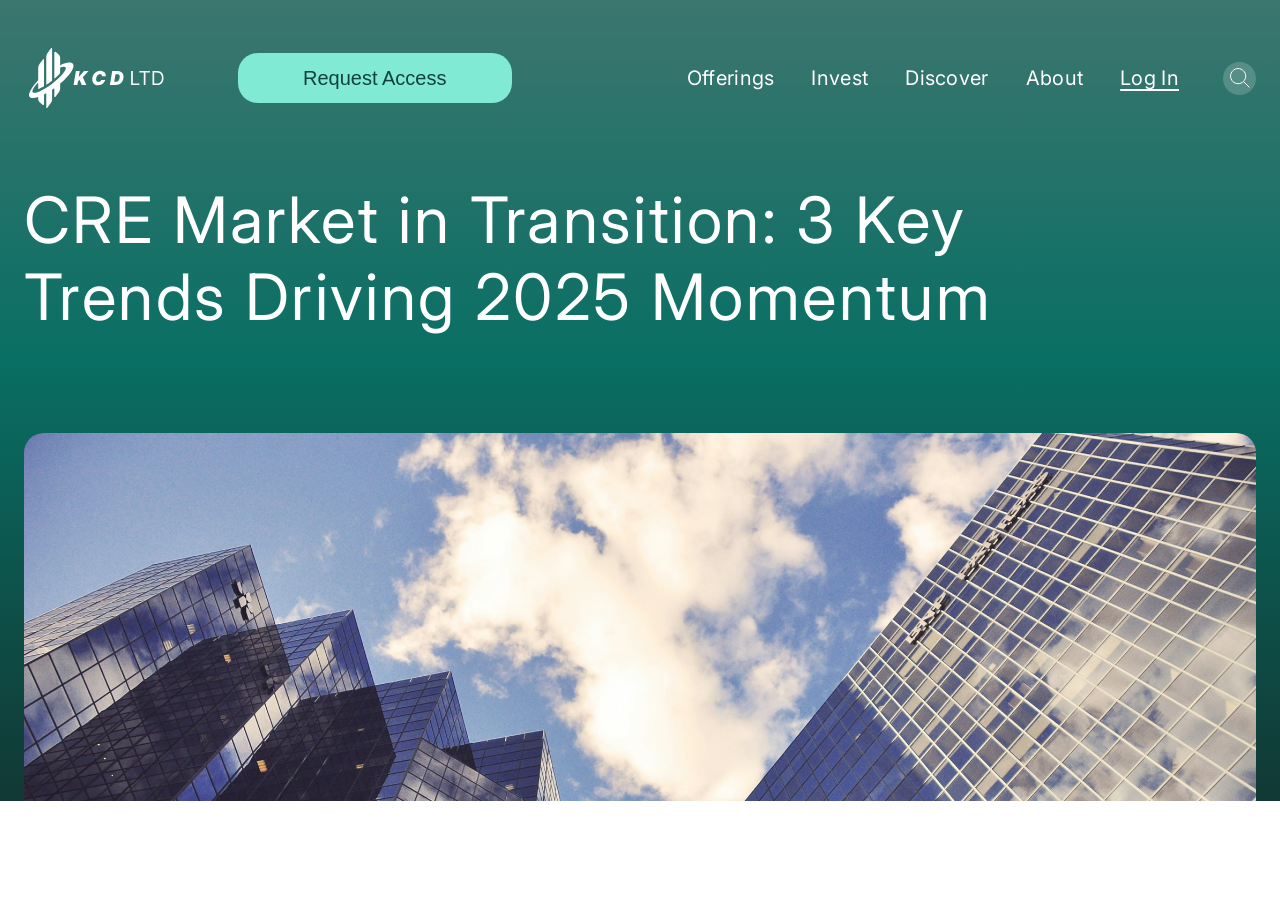
<file: frame35.html>
<!DOCTYPE html>
<html lang="en">

<head>
    <meta charset="UTF-8">
    <meta name="viewport" content="width=device-width, initial-scale=1.0">
    <title>Document</title>
    <link rel="preconnect" href="https://fonts.googleapis.com">
    <link rel="preconnect" href="https://fonts.gstatic.com" crossorigin>
    <link
        href="https://fonts.googleapis.com/css2?family=Inter:ital,opsz,wght@0,14..32,100..900;1,14..32,100..900&display=swap"
        rel="stylesheet">
    <link rel="stylesheet" href="css/common.css">
    <link rel="stylesheet" href="css/hero/hero3.css">
    <link rel="stylesheet" href="css/footer.css">

</head>

<body>
    <div class="hero-section hero--gradient hero--article">
        <nav class="navbar-custom" role="navigation" aria-label="Primary">
            <div class="custom-container"><!-- залишаю як є -->
                <div class="navbar-content">
                    <a class="navbar-brand" href="#" aria-label="Homepage">
                        <svg width="451" height="199" viewBox="0 0 451 199" fill="none"
                            xmlns="http://www.w3.org/2000/svg" role="img" aria-hidden="true" focusable="false">

                            <!-- SVG paths залишені без змін -->
                            <path
                                d="M76.5621 108.261L76.5511 2.1074C76.5512 1.66148 76.4098 1.22703 76.1472 0.866572C75.8847 0.506117 75.5146 0.238234 75.0902 0.101497C74.6657 -0.0352401 74.2089 -0.0337793 73.7853 0.105647C73.3617 0.245074 72.9933 0.515278 72.7331 0.877391L61.0261 17.1414C58.5451 20.5921 57.2097 24.7344 57.2081 28.9844V122.207C61.8911 119.152 66.7811 115.73 71.7931 111.947C73.4071 110.729 74.9968 109.501 76.5621 108.261Z"
                                fill="white" />
                            <path
                                d="M145.893 52.7354C140.993 46.2464 122.217 45.7354 103.293 58.0814V32.6304C103.291 30.5777 102.851 28.5491 102.002 26.6801C101.153 24.8111 99.9153 23.1448 98.3711 21.7924L88.8611 13.4834C88.4316 13.1082 87.9031 12.8646 87.3389 12.7816C86.7746 12.6987 86.1984 12.78 85.6791 13.0159C85.1598 13.2517 84.7194 13.632 84.4104 14.1114C84.1015 14.5908 83.9372 15.1491 83.9371 15.7194V102.219C90.7528 96.4964 97.1678 90.3125 103.137 83.7114C103.188 83.6544 103.237 83.5974 103.288 83.5394V65.7404C113.027 60.1844 119.448 61.5564 121.308 64.0244C126.83 71.3384 106.862 95.7134 76.7141 118.467C46.5661 141.221 17.6481 153.738 12.1301 146.423C9.01508 142.297 17.7021 127.091 30.4761 114.584V136.832C37.1566 133.959 43.6248 130.614 49.8321 126.825V39.2254C49.8322 38.7794 49.6909 38.3448 49.4284 37.9841C49.1659 37.6235 48.7958 37.3555 48.3713 37.2185C47.9468 37.0816 47.4898 37.0828 47.066 37.2221C46.6423 37.3613 46.2736 37.6314 46.0131 37.9934L34.2951 54.2774C31.8137 57.728 30.4779 61.8703 30.4761 66.1204V107.157C9.49409 128.473 -4.52393 154.057 1.34307 161.824C5.49507 167.324 16.2131 167.111 30.4761 162.324V169.275C30.4784 171.328 30.9187 173.357 31.7675 175.226C32.6162 177.095 33.854 178.762 35.3981 180.114L44.9141 188.42C45.3433 188.796 45.8716 189.04 46.4357 189.123C46.9999 189.206 47.576 189.125 48.0952 188.889C48.6144 188.653 49.0547 188.273 49.3635 187.793C49.6722 187.314 49.8363 186.756 49.8361 186.185V154.085C52.2481 152.873 54.7058 151.573 57.2091 150.185V196.762C57.209 197.208 57.3504 197.643 57.6129 198.003C57.8754 198.364 58.2456 198.632 58.67 198.768C59.0944 198.905 59.5513 198.904 59.9749 198.764C60.3984 198.625 60.7669 198.354 61.0271 197.992L72.7451 181.71C75.2266 178.26 76.562 174.117 76.5631 169.867V138.307C79.0104 136.66 81.4681 134.951 83.9361 133.181V160.863C83.9364 161.309 84.0782 161.744 84.341 162.104C84.6039 162.465 84.9742 162.733 85.3988 162.869C85.8235 163.006 86.2805 163.005 86.7042 162.865C87.1279 162.726 87.4966 162.456 87.7571 162.093L99.4731 145.807C101.953 142.356 103.289 138.214 103.291 133.964V118.074C135.204 90.9924 153.814 63.2314 145.893 52.7354Z"
                                fill="white" />
                            <path
                                d="M147.804 122.935L155.532 76.3895H168.168L165.077 95.2076H165.713L182.804 76.3895H197.532L178.441 97.1167L190.168 122.935H175.077L167.622 105.48L162.441 111.026L160.441 122.935H147.804ZM254.532 93.844H241.895C241.986 92.7682 241.926 91.7985 241.713 90.9349C241.501 90.0713 241.138 89.3288 240.622 88.7076C240.107 88.0713 239.433 87.5864 238.6 87.2531C237.766 86.9198 236.774 86.7531 235.622 86.7531C233.41 86.7531 231.433 87.3061 229.691 88.4122C227.948 89.5031 226.501 91.0713 225.35 93.1167C224.198 95.147 223.38 97.5713 222.895 100.389C222.471 103.117 222.456 105.382 222.85 107.185C223.259 108.988 224.054 110.336 225.236 111.23C226.433 112.124 227.986 112.571 229.895 112.571C231.168 112.571 232.335 112.42 233.395 112.117C234.471 111.814 235.426 111.382 236.259 110.821C237.107 110.246 237.827 109.564 238.418 108.776C239.024 107.973 239.486 107.086 239.804 106.117H252.532C252.047 108.086 251.183 110.102 249.941 112.162C248.698 114.208 247.092 116.094 245.122 117.821C243.153 119.533 240.835 120.92 238.168 121.98C235.501 123.041 232.501 123.571 229.168 123.571C224.804 123.571 221.039 122.617 217.872 120.708C214.721 118.799 212.433 116.011 211.009 112.344C209.6 108.677 209.319 104.208 210.168 98.9349C211.016 93.844 212.691 89.5788 215.191 86.1395C217.691 82.7001 220.729 80.1091 224.304 78.3667C227.88 76.6243 231.683 75.7531 235.713 75.7531C238.759 75.7531 241.486 76.1546 243.895 76.9576C246.319 77.7607 248.357 78.9349 250.009 80.4804C251.676 82.0107 252.903 83.897 253.691 86.1395C254.479 88.3819 254.759 90.9501 254.532 93.844ZM286.424 122.935H268.242L275.969 76.3895H293.424C298.212 76.3895 302.212 77.3516 305.424 79.2758C308.636 81.2001 310.916 83.9501 312.265 87.5258C313.613 91.1016 313.878 95.3591 313.06 100.299C312.272 105.056 310.674 109.124 308.265 112.503C305.871 115.882 302.81 118.465 299.083 120.253C295.371 122.041 291.151 122.935 286.424 122.935ZM282.651 112.208H287.242C289.545 112.208 291.598 111.806 293.401 111.003C295.219 110.185 296.734 108.821 297.946 106.912C299.174 104.988 300.06 102.359 300.605 99.0258C301.121 95.8743 301.105 93.4425 300.56 91.7304C300.015 90.0031 298.977 88.8061 297.446 88.1395C295.916 87.4576 293.939 87.1167 291.515 87.1167H286.833L282.651 112.208ZM338.725 122.935V76.3895H344.361V117.935H365.997V122.935H338.725ZM365.992 81.3895V76.3895H400.901V81.3895H386.265V122.935H380.628V81.3895H365.992ZM423.963 122.935H409.6V76.3895H424.6C429.115 76.3895 432.979 77.3213 436.191 79.1849C439.403 81.0334 441.865 83.6925 443.577 87.1622C445.289 90.6167 446.145 94.7531 446.145 99.5713C446.145 104.42 445.282 108.594 443.554 112.094C441.827 115.579 439.312 118.261 436.009 120.139C432.706 122.003 428.691 122.935 423.963 122.935ZM415.236 117.935H423.6C427.448 117.935 430.638 117.192 433.168 115.708C435.698 114.223 437.585 112.109 438.827 109.367C440.069 106.624 440.691 103.359 440.691 99.5713C440.691 95.8137 440.077 92.5788 438.85 89.8667C437.622 87.1395 435.789 85.0485 433.35 83.594C430.91 82.1243 427.872 81.3895 424.236 81.3895H415.236V117.935Z"
                                fill="white" />
                        </svg>
                    </a>

                    <!-- Desktop Navigation -->
                    <div class="desktop-nav">
                        <div class="navbar-right">
                            <div class="navbar-center">
                                <button class="btn-request-nav" type="button">Request Access</button>
                            </div>
                            <a class="nav-link-custom" href="#offerings">Offerings</a>
                            <a class="nav-link-custom" href="#invest">Invest</a>
                            <a class="nav-link-custom" href="#discover">Discover</a>
                            <a class="nav-link-custom" href="#about">About</a>
                            <a class="nav-link-custom login" href="#login">Log In</a>

                            <!-- Search icon made keyboard-accessible without visual change -->
                            <div class="search-icon" role="button" tabindex="0" aria-label="Open search">
                                <svg width="20" height="20" viewBox="0 0 20 20" fill="none"
                                    xmlns="http://www.w3.org/2000/svg" aria-hidden="true" focusable="false">
                                    <path
                                        d="M8.125 15.6875C12.3017 15.6875 15.6875 12.3017 15.6875 8.125C15.6875 3.94835 12.3017 0.5625 8.125 0.5625C3.94835 0.5625 0.5625 3.94835 0.5625 8.125C0.5625 12.3017 3.94835 15.6875 8.125 15.6875Z"
                                        stroke="white" />
                                    <path d="M13.625 13.625L19.125 19.125" stroke="white" stroke-linecap="round"
                                        stroke-linejoin="round" />
                                </svg>
                            </div>
                        </div>
                    </div>


                    <!-- Mobile Menu Toggle -->
                    <button class="mobile-menu-toggle" type="button" aria-label="Toggle menu" aria-controls="mobileNav"
                        aria-expanded="false" onclick="toggleMobileMenu(this)">
                        <div class="hamburger" aria-hidden="true">
                            <span></span><span></span><span></span>
                        </div>
                    </button>
                </div>

                <!-- Mobile Navigation -->
                <div class="mobile-nav" id="mobileNav">
                    <button class="btn-request-nav" type="button">Request Access</button>
                    <a class="nav-link-custom" href="#offerings">Offerings</a>
                    <a class="nav-link-custom" href="#invest">Invest</a>
                    <a class="nav-link-custom" href="#discover">Discover</a>
                    <a class="nav-link-custom" href="#about">About</a>
                    <a class="nav-link-custom login" href="#login">Log In</a>
                </div>
            </div>
        </nav>

        <!-- Hero content with heading -->
        <div class="hero-content">
            <h1 class="hero-title">
                CRE Market in Transition: 3 Key Trends Driving 2025 Momentum
            </h1>
        </div>

        <!-- Feature image -->
        <div class="img-container">
            <img src="img/article.jpg" alt="Glass office towers reflecting the sky" class="feature-image" width="1744"
                height="980" loading="eager" />
        </div>

        <!-- Article content -->
        <section class="article-container">
            <p>
                In our mid-year take on the 2025 commercial real estate market,1 exploring why many investors see it as
                a transitional year. We looked at early signs of recovery, sector by sector, and the forces shaping
                market sentiment heading into the second half.
            </p>
            <p>
                The big theme was the impact of limited new supply — especially in multifamily — in driving valuations
                higher, pulling occupancy back toward historical norms, and bringing institutional capital off the
                sidelines.
            </p>
            <p>
                In the days since that article, we’ve seen a few headlines that we think are relevant to the themes we
                covered. With that in mind, we’ve put together a short roundup of some notable developments in CRE.
            </p>
            <p>
                An important disclaimer: neither these headlines nor mid-year article should be viewed as confirmation
                of a full recovery. The market still faces risks — from higher interest rates to uneven valuations
                across asset classes — and investors should keep those factors in mind when weighing their allocations.
                That said, these stories do point to some encouraging signs of momentum in the market. Here are three
                that stood out to us:
            </p>
            <p>
                Carlyle Raises Largest U.S. Real Estate Fund to Date
                Carlyle Group, one of the world’s leading investment firms, just raised the largest real estate fund in
                firm history – surpassing its previous record of $8 billion in 2021, during the peak of the
                post-pandemic CRE cycle. Carlyle will put the new funds into the residential, self-storage and
                industrial sectors.
            </p>
            <p>
                Why It Matters: CRE fundraising has rebounded in 2025 after falling to a decade low last year, helped by
                large commitments from institutional investors like this one. More capital in the market can support
                transaction activity, help projects move forward, and signal improving sentiment across the industry.1
            </p>
            <p>
                Restaurants Clamor for Retail Space in NYC’s Sizzling Market
                Demand for restaurant space in New York City is near record highs, with some tenants spending as much as
                $100,000 to convert other types of retail space into kitchens. In Q2, retail availability across 11 of
                Manhattan’s busiest shopping corridors fell to 12.8% — the lowest level since late 2014.2
            </p>
            <p>
                Why It Matters: Falling availability rates, as discussed in our recent article, are a key sign of rising
                demand and can signal future rent or valuation growth.3 While the restaurant recovery has been uneven
                nationally,4New York City shows that demand in certain regions is reaching record highs.
            </p>
            <p>
                Blackstone Signals Ongoing Confidence in CRE Market
                Arguably, the world’s most famous global investment firm has been a consistent presence in CRE for more
                than 18 months, and its latest earnings call was no exception. Fundraising for the category rose quarter
                over quarter to $7.2 billion, while deployment increased to $6.16 billion.
            </p>
            <p>
                Why It Matters: Arguably no firm has done more to support a CRE recovery than Blackstone, which has
                consistently highlighted the opportunity to acquire assets at a discount.5 As the market approaches the
                end of that discount window, many were encouraged to see Blackstone’s investors double down on the asset
                class — and for the firm to keep putting that capital to work.6
            </p>
            <p>
                Taken together, these headlines point to a CRE market that, while still navigating real challenges, is
                attracting meaningful capital and showing pockets of strong demand. From major fundraising wins to
                sector-specific momentum, activity across these fronts reinforces the themes we explored last week — and
                underscores why many see 2025 as a year of transition for the asset class.
            </p>
            <p>
                As always, CRE is not without its challenges, and investors should weigh ongoing risks alongside any
                signs of momentum.
            </p>


        </section>
<footer>
    <div class="footer-container">
      <div class="footer-top">
        <div class="footer-logo">
          <div class="logo">
            <img src="img/logo.svg" alt="">
          </div>
        </div>

        <div class="footer-nav">
          <div class="footer-column">
            <div class="footer-column-title">Offerings</div>
            <a href="#">Invest</a>
            <a href="#">Discover</a>
            <a href="#">About</a>
            <a href="#" class="underline">Log in</a>
          </div>

          <div class="footer-column">
            <div class="footer-column-title">Partners</div>
            <a href="#">Raise capital</a>
            <a href="#">Request information</a>
          </div>

          <div class="footer-column">
            <div class="footer-column-title">Support</div>
            <a href="#">Contact us</a>
            <a href="#">FAQ</a>
            <a href="#">Resources</a>
            <a href="#" class="underline">Testimonials</a>
          </div>

          <div class="footer-column">
            <div class="footer-column-title">Legal</div>
            <a href="#">Terms of use</a>
            <a href="#">Disclosures & disclaimers</a>
            <a href="#">Privacy policy</a>
          </div>
        </div>
      </div>

      <div class="footer-bottom">
        <div class="footer-cta">
          <a href="#" class="footer-btn">Request Access</a>
        </div>

        <div class="footer-descriptions">
          <div class="footer-description">
            We connect investors with exclusive private market opportunities, offering transparency, professional
            expertise, and long-term growth strategies. Our mission is to simplify access to alternative investments and
            help you build lasting financial success.
          </div>
          <div class="footer-description">
            We empower investors to unlock exclusive opportunities beyond public markets. With a transparent approach
            and proven strategies, we help you grow with confidence.
          </div>
        </div>
      </div>
    </div>
  </footer>
    </div>


</body>

</html>
</file>
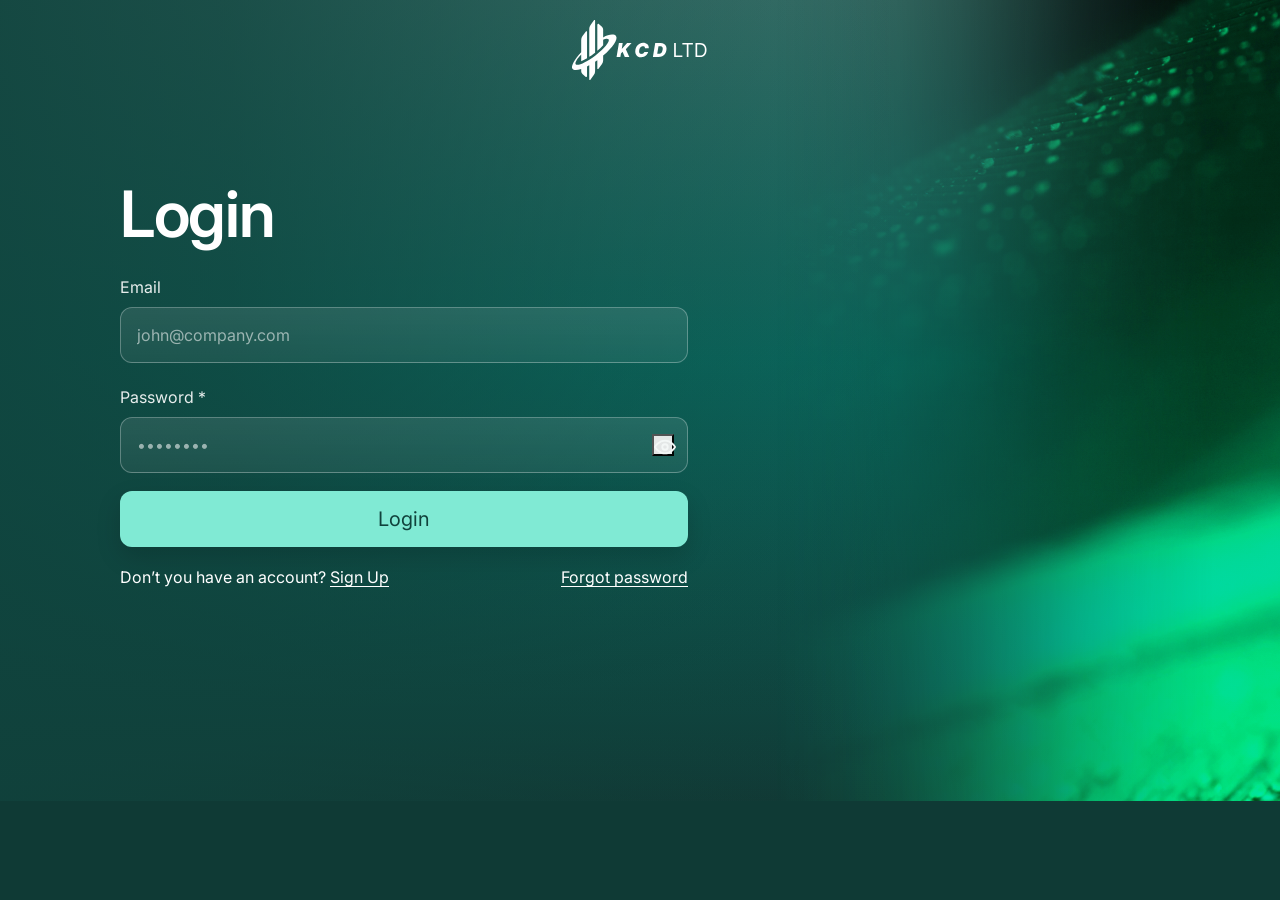
<file: login.html>
﻿<!DOCTYPE html>
<html lang="en">
<head>
  <meta charset="UTF-8">
  <meta name="viewport" content="width=device-width, initial-scale=1">
  <title>KCD LTD — Login</title>
  <link rel="preconnect" href="https://fonts.googleapis.com">
  <link rel="preconnect" href="https://fonts.gstatic.com" crossorigin>
  <link href="https://fonts.googleapis.com/css2?family=Inter:wght@400;600;700&display=swap" rel="stylesheet">
  <link href="https://cdn.jsdelivr.net/npm/bootstrap@5.3.3/dist/css/bootstrap.min.css" rel="stylesheet"
    integrity="sha384-QWTKZyjpPEjISv5WaRU9OFeRpok6YctnYmDr5pNlyT2bRjXh0JMhjY6hW+ALEwIH" crossorigin="anonymous">
  <style>
    :root {
      --g1: #3C766F;
      --g2: #096F64;
      --g3: #113834;
      --mint: #80EAD4;
      --mint2: #b8e8da;
      --dark: #10423C;
      --w: #fff;
    }

    * {
      box-sizing: border-box;
      margin: 0;
      padding: 0;
    }

    html,
    body {
      height: 100%;
    }

    body {
      font-family: Inter, system-ui, -apple-system, "Segoe UI", Roboto, sans-serif;
      background: #0f3a35;
      color: var(--w);
    }

    /* Canvas exactly as design (1920×801) */
    .hero {
      position: relative;
      overflow: hidden;
      height: 801px;
      min-height: 801px;
      max-height: 801px;
      background: linear-gradient(180deg, var(--g1) 0%, var(--g2) 44.71%, var(--g3) 100%);
    }

    /* Right photo with ultra-smooth blend to the gradient background */
    .decor {
      position: absolute;
      inset: 0;
      pointer-events: none;
    }

    .decor::before {
      content: "";
      position: absolute;
      top: -160px;
      bottom: -160px;
      right: -8vw;
      left: auto;
      width: 66vw;
      min-width: 560px;
      background: url('img/bg.jpg') center right / cover no-repeat;
      filter: saturate(1.2) brightness(.9);
      /* Smoothly fade image into the base gradient */
      -webkit-mask-image: linear-gradient(
        90deg,
        rgba(0, 0, 0, 0) 0%,
        rgba(0, 0, 0, 0) 28%,
        rgba(0, 0, 0, .06) 36%,
        rgba(0, 0, 0, .14) 43%,
        rgba(0, 0, 0, .28) 50%,
        rgba(0, 0, 0, .48) 57%,
        rgba(0, 0, 0, .70) 64%,
        rgba(0, 0, 0, .88) 72%,
        rgba(0, 0, 0, 1) 80%,
        rgba(0, 0, 0, 1) 100%
      );
      mask-image: linear-gradient(
        90deg,
        rgba(0, 0, 0, 0) 0%,
        rgba(0, 0, 0, 0) 28%,
        rgba(0, 0, 0, .06) 36%,
        rgba(0, 0, 0, .14) 43%,
        rgba(0, 0, 0, .28) 50%,
        rgba(0, 0, 0, .48) 57%,
        rgba(0, 0, 0, .70) 64%,
        rgba(0, 0, 0, .88) 72%,
        rgba(0, 0, 0, 1) 80%,
        rgba(0, 0, 0, 1) 100%
      );
      -webkit-mask-size: 100% 100%;
      mask-size: 100% 100%;
    }

    .decor::after {
      /* extra softening so the seam is invisible on 1920 */
      content: "";
      position: absolute;
      inset: 0;
      pointer-events: none;
      background:
        linear-gradient(
          90deg,
          rgba(16, 66, 60, .88) 0%,
          rgba(16, 66, 60, .74) 18%,
          rgba(16, 66, 60, .50) 34%,
          rgba(16, 66, 60, .28) 48%,
          rgba(16, 66, 60, .14) 60%,
          rgba(16, 66, 60, 0) 70%
        ),
        radial-gradient(
          1100px 620px at 58% 34%,
          rgba(16, 66, 60, .22) 0%,
          rgba(16, 66, 60, .10) 55%,
          rgba(16, 66, 60, 0) 100%
        );
      mix-blend-mode: normal;
    }

    /* Layout offsets per spec: L=231, T=179, form W=568 */
    .login-container {
      padding-left: 231px;
      padding-right: 80px;
    }

    .content {
      padding-top: 179px;
      position: relative;
      z-index: 2;
    }

    /* Top bar */
    .login-nav {
      position: absolute;
      left: 0;
      right: 0;
      top: 50px;
      display: flex;
      justify-content: flex-end;
      align-items: center;
      padding: 0 80px;
    }

    .brand {
      position: absolute;
      left: 50%;
      transform: translateX(-50%);
      display: block;
    }

    .brand img {
      width: 146px;
      height: 60px;
      display: block;
    }

    .hamb {
  display: none;
  place-items: center;
  width: 28px;
  height: 24px;
  cursor: pointer;
}

    .hamb::before,
    .hamb::after,
    .hamb span {
      content: "";
      display: block;
      width: 24px;
      height: 2px;
      background: #fff;
      border-radius: 1px;
    }

    .hamb::before {
      transform: translateY(-7px);
    }

    .hamb::after {
      transform: translateY(7px);
    }

    /* Form */
    .title {
      font-size: 64px;
      font-weight: 600;
      line-height: 1.1;
      letter-spacing: -0.02em;
      margin-bottom: 26px;
    }

    .login-form {
      width: 568px;
      max-width: 568px;
    }

    label {
      display: block;
      margin: 0 0 8px;
      font-size: 16px;
      color: rgba(255, 255, 255, 0.9);
    }

    .control {
      position: relative;
    }

    input {
      width: 100%;
      height: 56px;
      border-radius: 12px;
      padding: 14px 16px;
      padding-right: 48px;
      border: 1px solid rgba(255, 255, 255, 0.28);
      background: linear-gradient(180deg, rgba(255, 255, 255, 0.10), rgba(255, 255, 255, 0.06));
      color: #fff;
      outline: none;
    }

    input::placeholder {
      color: rgba(255, 255, 255, 0.55);
    }

    input:focus {
      border-color: rgba(255, 255, 255, 0.45);
      box-shadow: 0 0 0 3px rgba(128, 234, 212, 0.15);
    }

    .eye {
      position: absolute;
      right: 14px;
      top: 50%;
      transform: translateY(-50%);
      width: 22px;
      height: 22px;
      display: grid;
      place-items: center;
      opacity: 0.95;
      cursor: pointer;
    }

    .login-btn {
      width: 100%;
      height: 56px;
      border-radius: 12px;
      border: 0;
      background: var(--mint);
      color: var(--dark);
      font-size: 20px;
      line-height: 24px;
      margin-top: 18px;
      box-shadow: 0 10px 24px rgba(0, 0, 0, 0.15);
      cursor: pointer;
    }

    .login-btn:hover {
      background: var(--mint2);
    }

    .meta {
      display: flex;
      justify-content: space-between;
      gap: 24px;
      flex-wrap: wrap;
      margin-top: 18px;
    }

    .meta a {
      color: #fff;
      text-underline-offset: 3px;
    }

    /* Responsive (keep behavior outside 1920) */
    @media (max-width: 1360px) {
      .login-container { padding-left: 120px; }
      .login-form { max-width: 640px; }
    }

        @media (max-width: 991px) {
      .hero {
        min-height: 100dvh;
        height: auto;
        max-height: none;
      }
      .login-container {
        padding-left: 20px;
        padding-right: 20px;
      }
      .login-nav {
        position: relative;
        top: 0;
        padding: 22px 20px;
      }
      .content { padding-top: 96px; }
      .title { font-size: 48px; }
      .decor::before { right: -24vw; }
      .login-form {
        max-width: 100%;
        width: 100%;
      }
      .hamb { display: inline-grid; }
    }

    @media (max-width: 600px) {
      .title {
        font-size: 44px;
        margin-bottom: 14px;
      }
      .content { padding-top: 36px; }
    }
  </style>
</head>
<body>
  <main class="hero">
    <div class="decor" aria-hidden="true"></div>

    <header class="login-nav">
      <a class="brand" href="index.html" aria-label="KCD LTD">
        <img src="img/logo.svg" alt="KCD LTD">
      </a>
      <div class="hamb" aria-hidden="true"><span></span></div>
    </header>

    <div class="login-container">
      <section class="content">
        <h1 class="title">Login</h1>

        <form class="login-form" action="#" onsubmit="return false">
          <label for="email">Email</label>
          <div class="control">
            <input id="email" type="email" placeholder="john@company.com" autocomplete="email" required>
          </div>

          <div style="height: 22px;"></div>

          <label for="password">Password *</label>
          <div class="control">
            <input id="password" type="password" placeholder="••••••••" autocomplete="current-password" required>
            <button
              type="button"
              class="eye"
              aria-label="Show password"
              onclick="(function(){var i=document.getElementById('password');i.type=i.type==='password'?'text':'password';})();"
            >
              <svg
                viewBox="0 0 24 24"
                width="22"
                height="22"
                fill="none"
                stroke="#fff"
                stroke-width="2"
                stroke-linecap="round"
                stroke-linejoin="round"
              >
                <path d="M1 12s4-7 11-7 11 7 11 7-4 7-11 7-11-7-11-7z"/>
                <circle cx="12" cy="12" r="3"/>
              </svg>
            </button>
          </div>

          <button class="login-btn" type="submit">Login</button>

          <div class="meta">
            <p>Don’t you have an account? <a href="#">Sign Up</a></p>
            <p><a href="#">Forgot password</a></p>
          </div>
        </form>
      </section>
    </div>
  </main>
  <script src="https://cdn.jsdelivr.net/npm/bootstrap@5.3.3/dist/js/bootstrap.bundle.min.js"
    integrity="sha384-YvpcrYf0tY3lHB60NNkmXc5s9fDVZLESaAA55NDzOxhy9GkcIdslK1eN7N6jIeHz"
    crossorigin="anonymous"></script>
</body>
</html>
</file>
<file: css/common.css>
/* =========================================================
   Design tokens & base styles
   ========================================================= */
:root {
  --color-white: #ffffff;
  --color-brand-primary: #10423C;
  --color-brand-accent: #80EAD4;
  --color-brand-accent-hover: #b8e8da;
  --nav-font-size: 20px;
  --hero-height: 801px;
}

* {
  margin: 0;
  padding: 0;
  box-sizing: border-box;
}

body {
  font-family: "Inter", sans-serif;
  overflow-x: hidden;
}

@font-face {
  font-family: "Versus";
  src: url("../fonts/versus-ultra_RUS_BY_LYAJKA.otf") format("opentype");
  font-weight: 900;
  font-style: normal;
  font-display: swap;
}

/* =========================================================
   Layout helpers
   ========================================================= */
.custom-container {
  width: 100%;
  max-width: 1808px;
  margin: 0 auto;
  padding-inline: 24px;
}

/* =========================================================
   Primary navigation
   ========================================================= */
.navbar-custom {
  position: relative;
  z-index: 2;
  padding-block: 48px;
}

.navbar-content {
  display: flex;
  align-items: center;
  justify-content: space-between;
}

.navbar-brand svg {
  width: 146px;
  height: 60px;
  display: block;
}

.desktop-nav {
  display: flex;
  align-items: center;
  width: 100%;
}

.navbar-right {
  display: flex;
  align-items: center;
  gap: 37px;
  margin-left: auto;
}

.navbar-center {
  margin-right: 138px;
}

.nav-link-custom {
  color: var(--color-white);
  text-decoration: none;
  font-size: var(--nav-font-size);
  font-weight: 400;
  letter-spacing: 0.3px;
  white-space: nowrap;
  transition: opacity 0.3s ease;
}

.nav-link-custom:hover,
.nav-link-custom:focus {
  opacity: 0.8;
}

.nav-link-custom.login {
  text-decoration: underline;
  text-underline-offset: 4px;
}

.search-icon {
  width: 33px;
  height: 33px;
  display: flex;
  align-items: center;
  justify-content: center;
  border-radius: 50%;
  background-color: rgba(255, 255, 255, 0.18);
  cursor: pointer;
  margin-left: 7px;
  transition: opacity 0.3s ease;
}

.search-icon:hover,
.search-icon:focus {
  opacity: 0.8;
}

/* =========================================================
   Button styles
   ========================================================= */
.btn-request-nav,
.btn-hero {
  display: inline-flex;
  align-items: center;
  justify-content: center;
  gap: 10px;
  width: 274px;
  border: none;
  border-radius: 20px;
  background-color: var(--color-brand-accent);
  color: var(--color-brand-primary);
  font-size: 20px;
  font-weight: 400;
  line-height: 24px;
  white-space: nowrap;
  cursor: pointer;
  transition: background-color 0.3s ease, transform 0.3s ease;
}

.btn-request-nav:hover,
.btn-hero:hover {
  background-color: var(--color-brand-accent-hover);
}

.btn-request-nav:focus,
.btn-hero:focus {
  outline: 2px solid var(--color-white);
  outline-offset: 2px;
}

.btn-request-nav {
  padding: 13px 61px;
}

.btn-request-nav:hover {
  transform: translateY(-1px);
}

.btn-hero {
  padding: 13px 30px;
}

.btn-hero:hover {
  transform: translateY(-2px);
}

.arrow-icon {
  width: 20px;
  height: 20px;
  transition: transform 0.3s ease;
}

.btn-hero:hover .arrow-icon {
  transform: translateX(5px);
}

/* =========================================================
   Hero header
   ========================================================= */
.hero-section {
  position: relative;
  color: var(--color-white);
  overflow: hidden;
}

.hero-section.hero--gradient,
.hero-section.hero--image {
  height: var(--hero-height);
  max-height: var(--hero-height);
}

.hero-section.hero--gradient {
  background: linear-gradient(180deg, #3C766F 0%, #096F64 44.71%, #113834 100%);
}

.hero-section.hero--image {
  background: url("../img/hero.jpg") center/cover no-repeat;
}

.hero-section.hero--image.hero--image-alt {
  background-image: url("../img/bg.jpg");
}

.hero-section.hero--overlay::before {
  content: "";
  position: absolute;
  inset: 0;
  background: var(--hero-overlay, rgba(0, 0, 0, 0.5));
  z-index: 1;
}

.hero-section.hero--overlay > * {
  position: relative;
  z-index: 2;
}

.hero-content {
  padding-top: 281px;
}

.hero-title {
  max-width: 1073px;
  margin-bottom: 53px;
  font-size: 48px;
  font-weight: 700;
  line-height: 58px;
  letter-spacing: 1.3px;
}

/* =========================================================
   Mobile menu toggle
   ========================================================= */
.mobile-menu-toggle {
  display: none;
  background: none;
  border: 1px solid rgba(255, 255, 255, 0.5);
  padding: 8px 12px;
  border-radius: 4px;
  cursor: pointer;
  transition: border-color 0.3s ease;
}

.mobile-menu-toggle:hover,
.mobile-menu-toggle:focus {
  border-color: rgba(255, 255, 255, 0.8);
}

.hamburger {
  width: 24px;
  height: 24px;
  position: relative;
  display: flex;
  flex-direction: column;
  justify-content: space-around;
}

.hamburger span {
  display: block;
  width: 100%;
  height: 2px;
  background-color: var(--color-white);
  transition: transform 0.3s ease, opacity 0.3s ease;
}

.mobile-nav {
  display: none;
  margin-top: 20px;
  padding: 20px;
  border-radius: 10px;
  background-color: rgba(0, 0, 0, 0.1);
}

.mobile-nav.active {
  display: block;
}

.mobile-nav .nav-link-custom {
  display: block;
  padding-block: 12px;
}

.mobile-nav .btn-request-nav {
  width: 100%;
  margin-top: 16px;
}

/* =========================================================
   Responsive behaviour
   ========================================================= */
@media (max-width: 991px) {
  .desktop-nav {
    display: none;
  }

  .mobile-menu-toggle {
    display: block;
  }

  .hero-content {
    padding-top: 120px;
  }

  .hero-title {
    font-size: 40px;
    line-height: 48px;
  }
}

@media (max-width: 768px) {
  .navbar-custom {
    padding-block: 24px;
  }

  .navbar-brand svg {
    width: 120px;
    height: 50px;
  }

  .hero-section.hero--gradient,
  .hero-section.hero--image {
    height: auto;
    min-height: 600px;
  }

  .hero-content {
    padding-top: 80px;
    padding-bottom: 60px;
  }

  .hero-title {
    font-size: 32px;
    line-height: 40px;
    margin-bottom: 32px;
  }

  .btn-request-nav,
  .btn-hero {
    width: 100%;
    max-width: 274px;
  }
}

@media (max-width: 480px) {
  .hero-title {
    font-size: 28px;
    line-height: 36px;
    letter-spacing: 0.8px;
  }

  .btn-request-nav,
  .btn-hero {
    font-size: 18px;
    padding: 12px 24px;
  }
}

@media (prefers-reduced-motion: reduce) {
  .btn-request-nav,
  .btn-hero,
  .nav-link-custom,
  .search-icon,
  .hamburger span {
    transition: none !important;
  }
}
</file>
<file: css/impact.css>
/* Impact section */
.impact-section {
  padding: 114px 0 150px 0;
  position: relative;
}

/* Grid layout */
.impact2-grid {
  max-width: 1920px;
  margin: 0 auto;
  padding: 0 80px 0 228px;
  position: relative;
  min-height: 739px;
}

/* Header */
.impact2-header {
  width: 554px;
  padding-top: 0;
  margin-bottom: 0;
}

/* Typography for header */
.impact2-header h2 {
  font-size: 64px;
  font-weight: 700;
  letter-spacing: 2px;
  color: #0A2925;
  margin: 0 0 39px 0;
}

.impact2-header p {
  font-size: 25px;
  color: #5B6A65;
}

/* Cards container */
.impact2-cards {
  position: absolute;
  right: 80px;
  top: 17px;
  display: flex;
  align-items: flex-end;
  gap: 19px;
}

/* Individual cards */
.i-card {
  border-radius: 40px 40px 0 0;
  position: relative;
  padding: 0 10px;
  overflow: hidden;
  display: flex;
  flex-direction: column;
  justify-content: flex-end;
}

.i-content-bar {
  padding: 0 0 41px 34px;
}

.i-content-bar:last-child {
  padding: 0 0 54px 34px;
}

.i-card.i72 {
  width: 425px;
  height: 388px;
  background: #40B0A3;
}

.i-card.i85 {
  width: 425px;
  height: 542px;
  background: #5CE7D8;
}

.i-card.i93 {
  width: 425px;
  height: 722px;
  background: #10403B;
}

/* Card content */
.i-value {
  font-size: 96px;
  font-weight: 900;
  line-height: 127px;
  color: #ffffff;
  margin: 0;
  font-family: "Versus", "Inter", sans-serif;
}

.i-value.dark {
  color: #102f2a;
}

.i-text {
  /* margin: 16px 0 0 0; */
  font-size: 25px;
  /* line-height: 25px; */
  color: #fff;
  max-width: 338px;
}

.i-text.dark {
  color: rgba(16, 47, 42, 0.88);
}

/* Bar chart decoration */
.i-bars {
  display: flex;
  align-items: flex-end;
  gap: 15px;
  opacity: 0.65;
}

.i-bars span {
  width: 15px;
  background: #5a8f88;
  border-radius: 7px 7px 0 0;
}

/* Tablet */
@media (max-width: 1440px) {
  .impact2-grid {
    padding: 0 60px 0 60px;
    min-height: 700px;
  }

  .impact2-header {
    width: 100%;
    max-width: 480px;
  }

  .impact2-cards {
    right: 60px;
    gap: 16px;
  }

  .i-card.i72,
  .i-card.i85,
  .i-card.i93 {
    width: 340px;
  }

  .i-card.i72 {
    height: 340px;
  }

  .i-card.i85 {
    height: 400px;
  }

  .i-card.i93 {
    height: 620px;
  }
}

/* Mobile landscape / Small tablet */
@media (max-width: 1024px) {
  .impact2-grid {
    padding: 0 40px;
    min-height: auto;
    display: flex;
    flex-direction: column;
    gap: 40px;
  }

  .impact2-header {
    position: relative;
    width: 100%;
    max-width: 100%;
  }

  .impact2-header h2 {
    font-size: 56px;
    line-height: 62px;
    margin-bottom: 16px;
  }

  .impact2-cards {
    position: relative;
    right: auto;
    bottom: auto;
    width: 100%;
    justify-content: space-between;
    gap: 16px;
  }

  .i-card {
    padding: 24px 24px 100px 24px;
  }

  .i-card.i72,
  .i-card.i85,
  .i-card.i93 {
    width: calc(33.333% - 11px);
    min-width: 200px;
  }

  .i-card.i72 {
    height: 280px;
  }

  .i-card.i85 {
    height: 340px;
  }

  .i-card.i93 {
    height: 480px;
  }

  .i-value {
    font-size: 64px;
  }

  .i-text {
    font-size: 14px;
    line-height: 22px;
  }

  .i-bars {
    height: 70px;
    bottom: 16px;
  }
}

/* Mobile portrait */
@media (max-width: 768px) {
  .impact-section {
    padding: 60px 0 0 0;
    display: none;
  }
}
</file>
<file: css/figures.css>
/* Figures Section */
    .figs-section { 
      background: #EAFFFD; 
      padding: 150px 0;
      margin-bottom: 224px;
    }

    .figs-container {
      max-width: 1760px;
      margin: 0 auto;
      padding: 0 24px;
    }

    .figs-head { 
      text-align: center;
      margin-bottom: 69px;
    }

    .figs-head h3 { 
      font-size: 48px;
      font-weight: 700;
      line-height: 58px;
      letter-spacing: 1.3px;
      color: #0A2925;
      margin-bottom: 39px;
    }

    .figs-head p { 
      font-size: 25px;
      /* line-height: 1.6; */
      letter-spacing: 0.5px;
      color: #5B6A65;
      max-width: 544px;
      margin: 0 auto;
    }

    .figs-grid { 
      display: grid;
      grid-template-columns: repeat(4, 1fr);
      gap: 45px;
      align-items: start;
    }

    .fig { 
      display: flex;
      flex-direction: column;
      /* gap: 16px; */
    }

    .metric-value { 
      font-family: "Versus", "Inter", sans-serif;
      font-weight: 900;
      font-size: 96px;
      /* line-height: 1; */
      letter-spacing: -0.02em;
      color: #10403B;
    }

    .metric-desc { 
      font-size: 25px;
      line-height: 30px;
      letter-spacing: 0.5px;
      color: #10403B;
      max-width: 362px;
    }

    /* Tablet */
    @media (max-width: 1440px) {
      .figs-grid {
        gap: 48px;
      }

      .metric-value {
        font-size: 80px;
      }
    }

    /* Mobile landscape / Small tablet */
    @media (max-width: 1024px) {
      .figs-section {
        padding: 80px 0 100px 0;
      }

     
      .figs-head {
        margin-bottom: 60px;
      }

      .figs-head h3 {
        font-size: 42px;
      }

      .figs-grid { 
        grid-template-columns: repeat(2, 1fr);
        gap: 40px;
        row-gap: 48px;
      }

      .metric-value {
        font-size: 72px;
      }

      .metric-desc {
        font-size: 15px;
      }
    }

    /* Mobile portrait */
    @media (max-width: 768px) {
      .figs-section {
        padding: 60px 0 80px 0;
        display: none;
      }

     
      /* .figs-head {
        margin-bottom: 48px;
      }

      .figs-head h3 {
        font-size: 36px;
        margin-bottom: 16px;
      }

      .figs-head p {
        font-size: 15px;
      }

      .figs-grid {
        grid-template-columns: 1fr;
        gap: 40px;
      }

      .fig {
        gap: 12px;
        text-align: center;
      }

      .metric-value {
        font-size: 64px;
      }

      .metric-desc {
        font-size: 15px;
        line-height: 1.6;
      } */
    }

    /* Small mobile */
    /* @media (max-width: 480px) {
      .figs-section {
        padding: 40px 0 60px 0;
      }

      .figs-container {
        padding: 0 16px;
      }

      .figs-head {
        margin-bottom: 40px;
      }

      .figs-head h3 {
        font-size: 32px;
      }

      .figs-head p {
        font-size: 14px;
      }

      .figs-grid {
        gap: 36px;
      }

      .metric-value {
        font-size: 56px;
      }

      .metric-desc {
        font-size: 14px;
      }
    } */
</file>
<file: css/pm-section.css>
/* Private markets block */
.pm-section {
    background: #F1EDEB;
}

.pm-container {
    max-width: 1669px;
    margin: 0 auto;
    padding: 0px 104px 72px;
}

.pm-hero {
    width: 100%;
    height: 546px;
    border-radius: 16px;
    overflow: hidden;
    position: relative;
    box-shadow: 0 10px 28px rgba(0, 0, 0, .12);
}

.pm-hero::before {
    content: "";
    position: absolute;
    inset: 0;
    background: url('https://images.unsplash.com/photo-1542362567-b07e54358753?q=80&w=1920&auto=format&fit=crop') center/cover no-repeat;
}

.pm-hero::after {
    content: "";
    position: absolute;
    inset: 0;
    background: linear-gradient(90deg, rgba(0, 0, 0, .45) 0%, rgba(0, 0, 0, .20) 52%, rgba(0, 0, 0, 0) 72%);
}

.pm-hero-text {
    position: absolute;
    left: 40px;
    bottom: 36px;
    color: #fff;
    font-size: 36px;
    line-height: 1.22;
    font-weight: 500;
    max-width: 760px;
}

.pm-grid {
    display: grid;
    grid-template-columns: 1.05fr 0.95fr;
    column-gap: 68px;
    align-items: start;
    padding-top: 60px;
}

.pm-list h3 {
    font-size: 40px;
    line-height: 1.2;
    font-weight: 600;
    color: #0f3a35;
    margin: 0 0 24px;
}

.pm-list ul {
    list-style: none;
    padding: 0;
    margin: 0;
    display: grid;
    row-gap: 18px;
}

.pm-list li {
    font-size: 36px;
    line-height: 1.2;
    color: #8EA5A0;
}

.pm-card {
    border-radius: 16px;
    background: linear-gradient(145deg, #0F5A51, #0C403D);
    color: #fff;
    padding: 24px 24px 20px;
    box-shadow: 0 12px 30px rgba(0, 0, 0, .18);
}

.pm-card h4 {
    margin: 0 0 12px;
    font-size: 16px;
    line-height: 1.4;
    text-transform: uppercase;
    font-style: italic;
    font-weight: 700;
    letter-spacing: .02em;
}

.pm-card p {
    margin: 0 0 16px;
    font-size: 15px;
    line-height: 1.6;
    opacity: .95;
}

.pm-thumb {
    width: 280px;
    height: 150px;
    border-radius: 12px;
    overflow: hidden;
    background: #d9d9d9;
    margin: 6px 0 18px;
}

.pm-thumb img {
    width: 100%;
    height: 100%;
    object-fit: cover;
    display: block;
}

.pm-btn {
    display: inline-flex;
    align-items: center;
    gap: 10px;
    height: 36px;
    padding: 0 16px;
    border-radius: 999px;
    border: 1px solid rgba(255, 255, 255, .7);
    color: #fff;
    background: transparent;
    font-size: 13px;
    cursor: pointer;
}

.pm-btn svg {
    width: 16px;
    height: 16px;
}

@media (max-width:1100px) {
    .pm-container {
        padding: 40px 20px 56px
    }

    .pm-grid {
        grid-template-columns: 1fr;
        row-gap: 28px
    }

    .pm-hero {
        height: 260px
    }

    .pm-hero-text {
        font-size: 28px
    }
}

@media (max-width:600px) {
    .pm-container { padding: 24px 16px 36px; }
    .pm-hero { height: 220px; border-radius: 12px; }
    .pm-hero-text { font-size: 22px; left: 16px; bottom: 18px; max-width: 86%; }
    .pm-grid { grid-template-columns: 1fr; row-gap: 20px; padding-top: 28px; }
    .pm-list h3 { font-size: 24px; }
    .pm-list li { font-size: 18px; }
}
</file>
<file: css/kv-card.css>
/* KV image card section */
.kv-card-section { background: #ffffff; }
.kv-card { position: relative; height: 446px; border-radius: 16px; overflow: hidden; box-shadow: 0 12px 36px rgba(0,0,0,.18); background: #d9d9d9; }
.kv-card::before { content:""; position:absolute; inset:0; background:url("https://images.unsplash.com/photo-1551836022-d5d88e9218df?q=80&w=1920&auto=format&fit=crop") center/cover no-repeat; }
.kv-card::after { content:""; position:absolute; inset:0; background: linear-gradient(90deg, rgba(0,0,0,.55) 0%, rgba(0,0,0,.40) 28%, rgba(0,0,0,.18) 52%, rgba(0,0,0,0) 70%); }
.kv-content { position:absolute; left:48px; bottom:56px; max-width:920px; color:#fff; }
.kv-title { font-size:42px; line-height:1.22; font-weight:600; letter-spacing:-0.01em; margin:0 0 18px 0; }
.kv-btn { display:inline-flex; align-items:center; gap:12px; height:40px; padding:0 22px; border-radius:999px; background:transparent; border:1px solid rgba(255,255,255,.7); color:#fff; font-size:14px; cursor:pointer; }
.kv-btn svg { width:18px; height:18px; }
@media (max-width:1100px){ .kv-title{ font-size:32px } }
@media (max-width:600px){
  .kv-card-section{ background:#ffffff; padding: 20px 16px; }
  .kv-card{ height: 320px; border-radius: 14px; }
  .kv-content{ left: 20px; bottom: 24px; max-width: 86%; }
  .kv-title{ font-size: 26px; }
  .kv-btn{ height: 36px; padding: 0 14px; font-size: 13px; }
}
</file>
<file: css/em-card.css>
.em-container {
    max-width: 1669px;
    margin: 0 auto;
    padding: 0 104px;
    margin: 0 auto;
    transform: translateY(-83px);
}

.em-card {
    position: relative;
    height: 546px;
    border-radius: 20px;
    overflow: hidden;
    background: #d9d9d9;
}

.em-card::before {
    content: "";
    position: absolute;
    inset: 0;
    background: url("../img/em-card.jpg") center/cover no-repeat;
    /* filter: grayscale(1); */
}

.em-card::after {
    content: "";
    position: absolute;
    inset: 0;
    background: linear-gradient(90deg, rgba(0, 0, 0, .55) 0%, rgba(0, 0, 0, .30) 32%, rgba(0, 0, 0, 0) 70%);
}

.em-content {
    position: absolute;
    left: 37px;
    bottom: 81px;
    color: #fff;
    max-width: 700px;
    z-index: 2;
}

.em-title {
    font-size: 62px;
    line-height: 75px;
    font-weight: 400;
    margin: 0 0 14px 0;
    letter-spacing: 3px;
}

.em-btn {
    display: inline-flex;
    align-items: center;
    gap: 109px;
    padding: 13px 54px;
    border-radius: 20px;
    background: transparent;
    border: 1px solid rgba(255, 255, 255, .7);
    color: #fff;
    font-size: 20px;
    cursor: pointer;
}


@media (max-width:1100px) {
    .em-container {
        padding: 24px 20px 36px
    }

    .em-title {
        font-size: 28px
    }
}

@media (max-width:600px) {
    .em-card-section { display: block; }
    .em-container { transform: none; padding: 20px 16px 28px; }
    .em-card { height: 360px; border-radius: 16px; }
    .em-content { left: 20px; bottom: 24px; max-width: 88%; }
    .em-title { font-size: 28px; line-height: 34px; letter-spacing: 1.5px; }
    .em-btn { gap: 16px; padding: 10px 16px; font-size: 16px; border-radius: 16px; }
}
</file>
<file: css/cta-diagonal.css>
.cta-section {
  width: 100%;
  min-height: 946px;
  position: relative;
  background: conic-gradient(from 55.09deg at 13.71% 89.16%, #2E6660 0deg, #2B5752 160.96deg, #D2F8F2 360deg);
  display: flex;
  align-items: flex-end;
  justify-content: flex-end;
  padding: 101px 228px;
}

.cta-content {
  display: flex;
  flex-direction: column;
  align-items: flex-end;
  gap: 3px;
  max-width: 486px;
}

.cta-title {
  font-family: 'Inter', sans-serif;
  font-weight: 400;
  font-size: 48px;
  /* line-height: 1; */
  color: #fff;
}

.cta-button {
  display: flex;
  justify-content: center;
  width: 100%;
  gap: 12px;
  padding: 20px 40px;
  background: transparent;
  border: 1px solid #fff;
  border-radius: 50px;
  font-weight: 400;
  font-size: 20px;
  line-height: 1;
  color: #fff;
  text-decoration: none;
  cursor: pointer;
  transition: background-color 0.3s ease, transform 0.2s ease;
}

.cta-button:hover {
  background-color: rgba(255, 255, 255, 0.1);
}

.cta-button:focus-visible {
  outline: 2px solid rgba(255, 255, 255, 0.5);
  outline-offset: 2px;
}

.cta-button:active {
  transform: scale(0.98);
}

.cta-button__icon {
  width: 20px;
  height: 20px;
  flex-shrink: 0;
  transition: transform 0.3s ease;
}

.cta-button:hover .cta-button__icon {
  transform: translateX(4px);
}

@media (max-width: 1920px) {
  .cta-section {
    width: 100vw;
    height: 49.27vw;
  }
}

@media (max-width: 768px) {
  .cta-section {
    height: auto;
    padding: 60px 20px;
    justify-content: center;
  }

  .cta-content {
    align-items: center;
    max-width: 100%;
  }

  .cta-title {
    font-size: 32px;
    text-align: center;
  }

  .cta-button {
    font-size: 18px;
    padding: 16px 32px;
  }
}
</file>
<file: css/capital-section.css>
.capital-section {
    background: #F1EDEB;
    width: 100%;
}

.capital-section__inner {
    display: flex;
    /* align-items: center; */
    justify-content: space-between;
    max-width: 1920px;
    margin: 0 auto;
    padding: 69px 81px 225px 244px;
    gap: 80px;
}

.features-list {
    display: flex;
    flex-direction: column;
    gap: 32px;
    margin-top: 9px;
}

.feature-item {
    font-size: 62px;
    font-weight: 400;
    line-height: 1;
    letter-spacing: 3px;
    color: #7B9592;
    line-height: 75px;

}

.feature-item:first-child {
    color: #0A2925;
}

.promo-card {
    width: 869px;
    flex-shrink: 0;
    background: linear-gradient(180deg, #3C766F 0%, #096F64 44.71%, #113834 100%);

    border-radius: 20px;
    padding: 50px 54px 19px 47px;
    color: #fff;
    display: flex;
    flex-direction: column;
    gap: 33px;
    position: relative;
    overflow: hidden;
}

.promo-card__header {
    display: flex;
    flex-direction: column;
}

.promo-card__title {
    font-size: 30px;
    font-weight: 700;
    font-style: italic;
    line-height: 36px;
}

.promo-card__description {
    font-size: 27px;
    font-weight: 400;
    letter-spacing: 1px;
}

.promo-card__image {
    max-width: 500px;
    height: 240px;
    border-radius: 8px;
    object-fit: cover;
    object-position: top;
}

.promo-card__button {
    display: flex;
    align-items: center;
    justify-content: center;
    gap: 10px;
    padding: 13px 54px;
    background: transparent;
    border: 1px solid #fff;
    border-radius: 20px;
    font-size: 20px;
    font-weight: 400;
    color: #fff;
    text-decoration: none;
    cursor: pointer;
    transition: all 0.3s ease;
    align-self: flex-start;
}

.promo-card__button:hover {
    background: rgba(255, 255, 255, 0.1);
    border-color: #fff;
}

.promo-card__button:focus-visible {
    outline: 2px solid rgba(255, 255, 255, 0.5);
    outline-offset: 2px;
}

.promo-card__button-icon {
    width: 16px;
    height: 16px;
    transition: transform 0.3s ease;
}

.promo-card__button:hover .promo-card__button-icon {
    transform: translateX(3px);
}

@media (max-width: 1024px) {
    .capital-section__inner {
        flex-direction: column;
        padding: 60px 40px;
        gap: 60px;
    }

    .features-list {
        width: 100%;
    }

    .promo-card {
        width: 100%;
    }
}

@media (max-width: 768px) {
    .capital-section__inner {
        padding: 40px 20px;
    }

    .feature-item {
        font-size: 24px;
    }

    .promo-card {
        padding: 32px;
    }
}
</file>
<file: css/slider-section.css>
.slider-section {
  background-color: #F1EDEB;
}

.slider-container {
  max-width: 1669px;
  margin: 0 auto;
  padding: 0 104px;
  transform: translateY(-74px);
}

.slider-track {
  position: relative;
  height: 546px;
  border-radius: 20px;
  overflow: hidden;
}

.slide {
  position: relative;
  width: 100%;
  height: 100%;
}

.slide-image {
  width: 100%;
  height: 100%;
  object-fit: cover;
  object-position: top;
  border-radius: 20px;
  display: block;
}

.slide-title {
  position: absolute;
  left: 37px;
  bottom: 47px;
  max-width: 723px;
  margin: 0;
  color: #fff;
  font-size: 62px;
  font-weight: 400;
  line-height: 1.2;
  letter-spacing: 2.7px;
}

.slider-controls {
  display: flex;
  align-items: center;
  gap: 15px;
  margin-top: 29px;
}

.slider-button {
  padding: 0;
  background: none;
  border: none;
  cursor: pointer;
  transition: opacity 0.3s ease;
  display: flex;
  align-items: center;
  justify-content: center;
}

.slider-button:hover {
  opacity: 0.7;
}

.slider-button:focus-visible {
  outline: 2px solid #333;
  outline-offset: 2px;
  border-radius: 4px;
}

.slider-button--next {
  transform: rotate(180deg);
}

.slider-button img {
  display: block;
}

/* Mobile adjustments */
@media (max-width: 600px) {
  .slider-container { transform: none; padding: 20px 16px; }
  .slider-track { height: 320px; border-radius: 16px; }
  .slide-title { font-size: 28px; left: 16px; bottom: 18px; max-width: 86%; }
}
</file>
<file: css/insights.css>
/* Insights promo section (1920px canvas) */
.insights-section {
  max-width: 1807px;
  margin: 0 auto;
  padding: 17px 24px 140px; /* extra bottom to clear overlapping next section */
}

/* Fixed-size card for 1920px viewport */
.insights-card {
  /* width: ;
  padding: 0 24px; */
  height: 876px;
  margin: 0 auto; /* center within 1920 canvas */
  position: relative;
  border-radius: 20px;
  overflow: hidden;
  background: #d9d9d9;
}

.insights-card::before {
  /* background image */
  content: "";
  position: absolute;
  inset: 0;
  background: url("../img/insights.jpg") center / cover no-repeat;
}

.insights-card::after {
  /* left-to-right fade for text legibility */
  content: "";
  position: absolute;
  inset: 0;
  background: linear-gradient(90deg,
    rgba(0, 0, 0, .55) 0%,
    rgba(0, 0, 0, .38) 26%,
    rgba(0, 0, 0, .18) 45%,
    rgba(0, 0, 0, 0) 68%
  );
}

.insights-content {
  position: absolute;
  left: 88px;   /* computed inner left padding */
  bottom: 86px; /* computed inner bottom padding */
  z-index: 2;
  color: #fff;
  max-width: 980px;
}

.insights-title {
  font-size: 56px;
  line-height: 64px;
  font-weight: 400;
  margin: 0 0 24px 0;
}

.insights-btn {
  display: inline-flex;
  align-items: center;
  gap: 18px;
  padding: 13px 28px;
  border: 1px solid rgba(255, 255, 255, .8);
  border-radius: 20px;
  color: #fff;
  text-decoration: none;
  font-size: 18px;
  line-height: 22px;
  background: transparent;
  transition: background-color .25s ease, border-color .25s ease, transform .2s ease;
}

.insights-btn:hover { 
  background: rgba(255, 255, 255, .08); 
  border-color: #fff; 
}

.insights-btn__icon {
  width: 18px; height: 18px; display: block;
}



/* @media (max-width: 1024px) {
  .insights-section { padding: 32px 0; }
  .insights-content { left: 32px; bottom: 36px; max-width: 86%; }
  .insights-title { font-size: 34px; line-height: 40px; margin-bottom: 16px; }
} */

@media (max-width: 768px) {
  .insights-content { left: 20px; bottom: 24px; max-width: 88%; }
  .insights-title { font-size: 26px; line-height: 32px; }
  .insights-btn { font-size: 16px; padding: 10px 16px; gap: 12px; }
  .insights-btn__icon { width: 16px; height: 16px; }
}
</file>
<file: css/footer.css>
footer {
    background-color: #384949;
    color: #ffffff;
    padding: 100px 87px 99px 77px;
}

.footer-container {
    max-width: 1756px;
    margin: 0 auto;
}

.footer-top {
    display: flex;
    gap: 245px;
    margin-bottom: 199px;
}

.footer-logo {
    flex-shrink: 0;
}

.logo {
    display: flex;
    align-items: center;
    gap: 8px;
    font-size: 24px;
    font-weight: 300;
    letter-spacing: 2px;
}

footer .logo img{
    width: 146px;
}

.footer-nav {
    display: flex;
    gap: 245px;
    flex: 1;
}

.footer-column {
    display: flex;
    flex-direction: column;
    gap: 37px;
    line-height: 24px;
}

.footer-column-title {
    font-size: 20px;
    font-weight: 400;
    /* margin-bottom: 10px; */
}

.footer-column a {
    color: #ffffff;
    text-decoration: none;
    font-size: 20px;
    font-weight: 400;
    transition: opacity 0.2s;
}

.footer-column a:hover {
    opacity: 0.7;
}

.footer-column a.underline {
    text-decoration: underline;
}

.footer-bottom {
    display: flex;
    align-items: center;
    padding: 31px 46px;
    gap: 66px;
}

.footer-cta {
    flex-shrink: 0;
}

.footer-btn {
    display: inline-flex;
    align-items: center;
    gap: 40px;
    background-color: #8BDFDB;
    color: #384949;
    padding: 13px 30px;
    border-radius: 20px;
    text-decoration: none;
    font-size: 20px;
    font-weight: 400;
    transition: background-color 0.2s;
    /* width: 274px; */
}

.footer-btn:hover {
    background-color: #7BCFC9;
}

/* .footer-btn::after {
    content: '→';
    font-size: 20px;
} */

.footer-descriptions {
    display: flex;
    gap: 66px;
    flex: 1;
}

.footer-description {
    font-size: 20px;
    line-height: 24px;
    font-weight: 400;
    flex: 1;
}

@media (max-width: 1400px) {
    .footer-top {
        gap: 120px;
    }

    .footer-nav {
        gap: 120px;
    }
}

@media (max-width: 1024px) {
    footer {
        padding: 80px 40px 60px 40px;
    }

    .footer-top {
        flex-direction: column;
        gap: 60px;
        margin-bottom: 100px;
    }

    .footer-nav {
        gap: 60px;
    }

    .footer-bottom {
        flex-direction: column;
        gap: 40px;
    }

    .footer-descriptions {
        flex-direction: column;
        gap: 30px;
    }
}

@media (max-width: 768px) {
    .footer-nav {
        flex-direction: column;
        gap: 40px;
    }

    footer {
        padding: 60px 30px 50px 30px;
    }

    .footer-column {
        text-align: center;
    }

    .logo {
        justify-content: center;
    }

    .footer-cta {
        display: flex;
        justify-content: center;
    }
}
</file>
<file: css/hero/hero2.css>
/* =========================================================
   Hero image variants
   ========================================================= */
.hero-section.hero--image {
  --hero-overlay: rgba(0, 0, 0, 0.5);
  margin-bottom: 60px;
}

.hero-section.hero--image-alt {
  --hero-overlay: linear-gradient(270deg, rgba(0, 0, 0, 0) 4.03%, #0D5750 56.57%);
}

.hero-section.hero--image-alt .hero-title {
  position: absolute;
  bottom: 113px;
  left: 50%;
  transform: translateX(-50%);
  width: min(100%, 1796px);
  padding: 0 24px;
  margin: 0 auto;
}

.hero-section.hero--image-alt h2 {
  color: #ffffff;
  font-size: 64px;
  font-weight: 400;
  line-height: 77px;
  letter-spacing: 1.3px;
}
</file>
<file: css/figure/figure2.css>
/* Figures Section */
    .figs-section { 
      background: #EAFFFD; 
      padding: 167.5px 0;
      margin-bottom: 60px;
    }

    .figs-container {
      max-width: 1640px;
      margin: 0 auto;
      padding: 0 24px;
    }

    .figs-head { 
      text-align: center;
      margin-bottom: 30px;
    }

    .figs-head h3 { 
      font-size: 48px;
      font-weight: 700;
      line-height: 58px;
      letter-spacing: 1.3px;
      color: #0A2925;
      margin-bottom: 39px;
    }

    .figs-head p { 
      font-size: 25px;
      /* line-height: 1.6; */
      letter-spacing: 0.5px;
      color: #5B6A65;
      max-width: 544px;
      margin: 0 auto;
    }
    
    .figs-describe{
      color: #5B6A65;
      font-size: 25px;
      text-align: center;
      margin-top: 50px;
    }

    .figs-grid { 
      display: grid;
      grid-template-columns: repeat(4, 1fr);
      gap: 95px;
      align-items: start;
    }

    .fig { 
      display: flex;
      flex-direction: column;
      text-align: center;
      align-items: center;
    }

    .metric-value { 
      font-family: "Versus", "Inter", sans-serif;
      font-weight: 900;
      font-size: 60px;
      line-height: 79px;
      
      letter-spacing: -0.02em;
      color: #10403B;

    }

   
    .metric-desc { 
      font-size: 25px;
      line-height: 30px;
      letter-spacing: 0.5px;
      color: #10403B;
      max-width: 362px;
    }
    
    /* Tablet */
    @media (max-width: 1440px) {
      .figs-container {
        padding: 0 60px;
      }

      .figs-grid {
        gap: 48px;
      }

      .metric-value {
        font-size: 80px;
      }
    }

    /* Mobile landscape / Small tablet */
    @media (max-width: 1024px) {
      .figs-section {
        padding: 80px 0 100px 0;
      }

      .figs-container {
        padding: 0 40px;
      }

      .figs-head {
        margin-bottom: 60px;
      }

      .figs-head h3 {
        font-size: 42px;
      }

      .figs-grid { 
        grid-template-columns: repeat(2, 1fr);
        gap: 40px;
        row-gap: 48px;
      }

      .metric-value {
        font-size: 72px;
      }

      .metric-desc {
        font-size: 15px;
      }
    }

    /* Mobile portrait */
    @media (max-width: 768px) {
      .figs-section {
        padding: 60px 0 80px 0;
      }

      .figs-container {
        padding: 0 24px;
      }

      .figs-head {
        margin-bottom: 48px;
      }

      .figs-head h3 {
        font-size: 36px;
        margin-bottom: 16px;
      }

      .figs-head p {
        font-size: 15px;
      }

      .figs-grid {
        grid-template-columns: 1fr;
        gap: 40px;
      }

      .fig {
        gap: 12px;
      }

      .metric-value {
        font-size: 64px;
      }

      .metric-desc {
        font-size: 15px;
        line-height: 1.6;
      }
    }

    /* Small mobile */
    @media (max-width: 480px) {
      .figs-section {
        padding: 40px 0 60px 0;
      }

      .figs-container {
        padding: 0 16px;
      }

      .figs-head {
        margin-bottom: 40px;
      }

      .figs-head h3 {
        font-size: 32px;
      }

      .figs-head p {
        font-size: 14px;
      }

      .figs-grid {
        gap: 36px;
      }

      .metric-value {
        font-size: 56px;
      }

      .metric-desc {
        font-size: 14px;
      }
    }
</file>
<file: css/key-section.css>
/* ============================================
   Key Information Section Styles
   ============================================ */

.key-information-section {
  /* padding: 80px 0; */
}

.key-information-title {
  font-size: 48px;
  font-weight: 700;
  line-height: 56px;
  text-align: center;
  color: #1a1a1a;
  margin-bottom: 60px; 
}

.key-info-grid {
  display: grid;
  grid-template-columns: repeat(3, 1fr);
  gap: 19px;
  max-width: 1760px;
  margin: 0 auto;
  padding: 0 24px;
}

/* Info Cards */
.info-card {
  border: 1px solid #48FBE8;
  border-radius: 10px;
  padding: 33px 17px 44px;
  display: flex;
  flex-direction: column;
  gap: 18px;
}

.info-card-header {
  font-size: 25px;
  font-weight: 800;
  line-height: 30px;
  color: #10403B;
  text-transform: uppercase;
  letter-spacing: 0.5px;
}

/* Info Rows */
.info-row {
  display: flex;
  justify-content: space-between;
  align-items: center;
  padding: 9px 0;
  padding-right: 10px;
  border-bottom: 1px solid #f0f2f5;
}

.info-row:last-child {
  border-bottom: none;
  padding-bottom: 0;
}

.info-row:first-child {
  padding-top: 0;
}

.info-label {
  font-size: 25px   ;
  font-weight: 400;
  line-height: 30px;
  color: #10403B;
}

.info-value {
  font-size: 25px;
  font-weight: 800;
  line-height: 30px;
  color: #10403B;
}

/* Capitalization Card - Special Styling */
.info-card.capitalization-card .info-card-header {
  color: #10423C;
}

/* Responsive Design */
@media (max-width: 991px) {
  .key-info-grid {
    grid-template-columns: 1fr;
    gap: 20px;
    padding: 0 24px;
  }

  .key-information-section {
    padding: 60px 0;
  }

  .key-information-title {
    font-size: 36px;
    line-height: 44px;
    margin-bottom: 40px;
  }
}

@media (max-width: 768px) {
  .key-information-section {
    padding: 40px 0;
  }

  .key-information-title {
    font-size: 32px;
    line-height: 40px;
    margin-bottom: 32px;
  }

  .info-card {
    padding: 24px;
  }

  .info-card-header {
    font-size: 16px;
    margin-bottom: 20px;
  }

  .info-label,
  .info-value {
    font-size: 14px;
    line-height: 20px;
  }
}

@media (max-width: 480px) {
  .info-row {
    flex-direction: column;
    gap: 8px;
  }

  .info-value {
    text-align: left;
  }
}
</file>
<file: css/assumptions-risks.css>
:root {
    --ar-bg: #ffffff;
    --ar-head: #0A2925;
    --ar-text: #678682;
    --ar-max: 1435px;
    --ar-side: 24px;
    --ar-gap-x: 97px;
    --ar-gap-y: 30px;
}



.assumptions-risks {
    background: var(--ar-bg);
}

.ar-wrap {
    max-width: var(--ar-max);
    margin: 0 auto;
    padding: 110px var(--ar-side) 120px;
}

.ar-title {
    font-weight: 700;
    font-size: 48px;
    line-height: 58px;
    color: var(--ar-head);
    
    letter-spacing: 1.3px;
    /* margin: 0 0 30px; */
}

.ar-grid {
    display: grid;
    grid-template-columns: 1fr 1fr;
    gap: var(--ar-gap-x);
}

.ar-col {
    display: flex;
    flex-direction: column;
    row-gap: var(--ar-gap-y);
}
.ar-col:first-child{
    padding-top: 14px;
}
.ar-block {
    display: flex;
    flex-direction: column;
}

.ar-text {
    font-weight: 400;
    font-size: 24px;
    line-height: 28px;
    color: var(--ar-text);
    margin: 0 0 15px;
    white-space: pre-line;
}

.ar-lead {
    font-weight: 500;
    color: var(--ar-head);
    margin: 0 0 15px;
    font-size: 24px;
}

.gap-194 {
    margin-top: 194px;
}

.gap-107 {
    margin-top: 107px;
}

@media (max-width:991px) {
    .gap-194 {
        margin-top: 80px
    }

    .gap-107 {
        margin-top: 60px
    }
}

@media (max-width:768px) {
    .ar-grid {
        grid-template-columns: 1fr;
        gap: 40px;
    }

    .ar-wrap{
        padding: 110px 24px 120px;
    }

    /* права колонка під лівою */
}

@media (max-width:640px) {
    .gap-194 {
        margin-top: 60px
    }

    .gap-107 {
        margin-top: 40px
    }
}
</file>
<file: css/featured-article.css>
.featured-article {
  max-width: 1792px;
  margin: 114px auto 123px;

  padding: 0 24px;
}

.featured-title {
  text-align: center;
  font-size: 48px;
  font-weight: 700;
  margin-bottom: 59px;
}

.featured-image-block {
  position: relative;
  max-height: 774px;
  overflow: hidden;
  border-radius: 20px;
}

.featured-image-block img {
  width: 100%;
  height: 100%;
  object-fit: cover;
  display: block;
}

.featured-content {
  position: absolute;
  bottom: 98px;
  left: 71px;
  color: #fff;
  max-width: 912px;
}

.featured-content h3 {
  font-size: 64px;
  line-height: 1.2;
  margin-bottom: 17px;
  font-weight: 400;
  line-height: 77px;
}

.read-btn {
  display: inline-block;
  font-size: 20px;
  padding: 13px 90px;
  line-height: 24px;
  background-color: #80EAD4;
  color: #10423C;
  font-weight: 400;
  border-radius: 20px;
  text-decoration: none;
  transition: background-color 0.3s ease;
}

.read-btn:hover {
  background-color: #10b981;
}

/* Мобільна адаптація */
@media (max-width: 768px) {
  .featured-title {
    font-size: 28px;
    margin-bottom: 30px;
  }

  .featured-content {
    bottom: 20px;
    left: 20px;
    max-width: 90%;
  }

  .featured-content h3 {
    font-size: 22px;
    line-height: 1.3;
    margin-bottom: 12px;
  }

  .read-btn {
    font-size: 16px;
    padding: 10px 40px;
  }
}

@media (max-width: 480px) {
  .featured-title {
    font-size: 22px;
    margin-bottom: 20px;
  }

  .featured-content {
    bottom: 15px;
    left: 15px;
    max-width: 100%;
  }

  .featured-content h3 {
    font-size: 18px;
  }

  .read-btn {
    font-size: 14px;
    padding: 8px 30px;
  }
}
</file>
<file: css/news-section.css>
:root {
    --container-max: 1813px;
    /* макс. ширина контенту */
    --radius: 4px;
    --card-bg: #EAFFFD;
    /* світло-м’ятний фон картки */
    --ink: #10403B;
    /* заголовки */
    --muted: #678682;
    /* текст */
    --brand: #0B6E66;
    /* кнопка текст */
    --brand-pill: #0B6E66;
    /* контур/тінь від бренду */
    --btn-bg: #0B6E66;
    --btn-bg-hover: #0A5F58;
}

.news-group{
    display: flex;
    flex-direction: column;
    gap: 30px;
    margin-bottom: 131px;
}
.news-section {
    max-width: var(--container-max);
    margin: 0 auto;
    padding: 0 24px;
}

.news-title {
    font-size: 48px;
    line-height: 58px;
    font-weight: 700;
    color: var(--ink);
    margin-bottom: 35px;
    /* підганяй під макет */
}

/* GRID (1920 → 4 колонки) */
.news-grid {
    display: grid;
    grid-template-columns: repeat(4, 1fr);
    gap: 15px;
    /* як на скріні між картками */
}

/* CARD */
.news-card {
    background: var(--card-bg);
    border-radius: var(--radius);
    overflow: hidden;
    display: flex;
    flex-direction: column;
    gap: 21px;

    padding: 18px 23px 36px 22px;
}

/* THUMB: однакова висота, кроп без спотворень */
.news-thumb {
    width: 100%;
    height: 257px;
    overflow: hidden;
    border-radius: 10px;
}

.news-thumb img {
    width: 100%;
    height: 100%;
    object-fit: cover;
    display: block;
}

/* BODY */
.news-body {
    display: flex;
    flex-direction: column;
    gap: 16px;
}

.news-heading {
    font-size: 18px;
    line-height: 1.35;
    font-weight: 800;
    color: var(--ink);
    margin: 0;
    line-height: 22px;
}

.news-meta {
    display: flex;
    align-items: center;
    gap: 8px;
    color: var(--muted);
    font-size: 18px;
    line-height: 22px;
}

.news-excerpt {
    color: var(--muted);
    font-size: 18px;
    line-height: 22px;
}

/* BUTTON */
.news-btn {
    width: 100%;
    display: inline-block;
    text-decoration: none;
    text-align: center;
    border-radius: 20px;
    padding: 14px 0;
    background: #004D58;
    /* темно-м’ятний як на скріні */
    color: #ffffff;
    font-size: 20px;
    font-weight: 400;
    transition: transform .15s ease, background-color .2s ease;
}

.news-btn:hover {
    background: #0A6C64;
    transform: translateY(-1px);
}

.news-btn:active {
    transform: translateY(0);
}

/* ========== АДАПТИВ ========== */
/* планшет: 2 колонки */
@media (max-width: 1024px) {
    .news-title {
        font-size: 36px;
        line-height: 44px;
        margin: 48px 0 22px;
    }

    .news-grid {
        grid-template-columns: repeat(2, 1fr);
        gap: 20px;
    }

    .news-heading {
        font-size: 17px;
    }
}

/* мобільні: 1 колонка, читабельні відступи */
@media (max-width: 640px) {
    .news-section {
        padding: 0 16px;
    }

    .news-title {
        font-size: 28px;
        line-height: 34px;
        margin: 36px 0 18px;
    }

    .news-grid {
        grid-template-columns: 1fr;
        gap: 16px;
    }

    .news-body {
        padding: 14px 14px 16px;
    }

    .news-heading {
        font-size: 16px;
        min-height: unset;
    }

    .news-meta {
        font-size: 13px;
    }

    .news-excerpt {
        font-size: 13px;
        -webkit-line-clamp: 4;
        /* на мобі можна дати на рядок більше */
    }

    .news-btn {
        font-size: 15px;
        padding: 12px 0;
    }
}
</file>
<file: css/hero/hero3.css>
/* Article hero overrides */
.hero-section.hero--article {
  --hero-side-pad: 24px;
  --article-side-pad: 24px;
}

.hero-section.hero--article .hero-content {
  max-width: 1792px;
  margin: 0 auto;
  padding: 25px var(--hero-side-pad) 0;
}

.hero-section.hero--article .hero-title {
  max-width: 1042px;
  margin: 0 0 98px;
  font-weight: 400;
  font-size: 64px;
  line-height: 77px;
  letter-spacing: 2.4px;
  color: #ffffff;
}

.hero-section.hero--article .img-container {
  max-width: 1792px;
  margin: 0 auto;
  padding-left: var(--hero-side-pad);
  padding-right: var(--hero-side-pad);
}

.hero-section.hero--article .feature-image {
  display: block;
  width: 100%;
  height: auto;
  border-radius: 8px;
}

.hero-section.hero--article .img-container img {
  border-radius: 20px;
  max-height: 966px;
  height: 100%;
  object-fit: cover;
}

.hero-section.hero--article .article-container {
  max-width: 1086px;
  margin: 75px auto 72px;
  padding-left: var(--article-side-pad);
  padding-right: var(--article-side-pad);
  font-size: 24px;
  line-height: 30px;
  color: #678682;
  letter-spacing: 0.65px;
}

.hero-section.hero--article .article-container p {
  margin: 22px 0;
}
</file>
